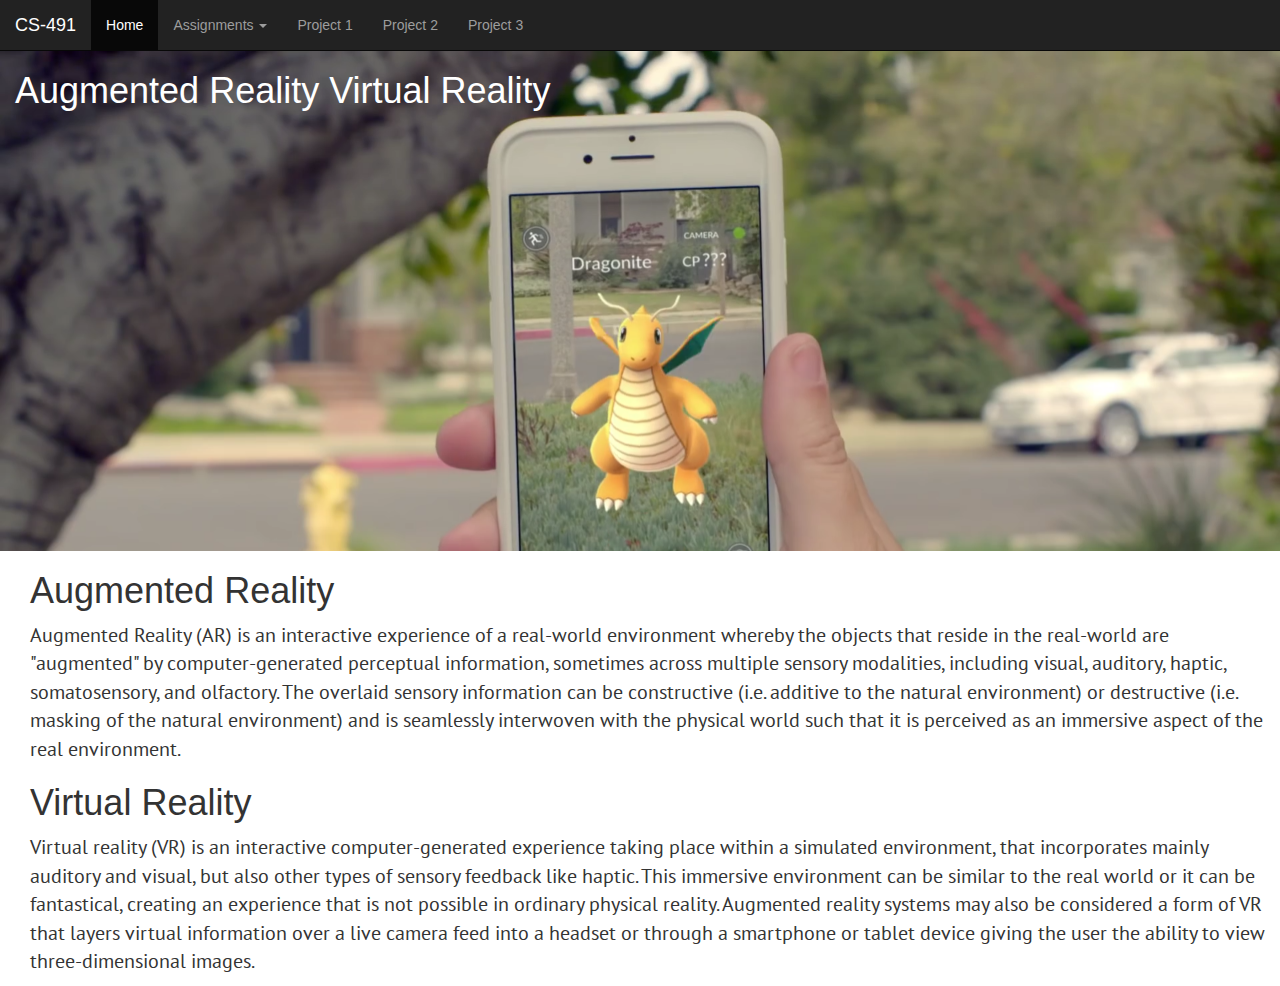
<file: index.html>
<!DOCTYPE html>
<html lang="en" dir="ltr">
  <head>
    <meta charset="utf-8">
    <title>Augmented Reality and Virtual Reality</title>
    <link rel="stylesheet" href="https://maxcdn.bootstrapcdn.com/bootstrap/3.3.7/css/bootstrap.min.css">
    <link rel="stylesheet" href="/css/layout.css">
    <link href="https://fonts.googleapis.com/css?family=PT+Sans" rel="stylesheet">
    <script src="https://ajax.googleapis.com/ajax/libs/jquery/3.3.1/jquery.min.js"></script>
    <script src="https://maxcdn.bootstrapcdn.com/bootstrap/3.3.7/js/bootstrap.min.js"></script>
  </head>
  <body>
    <nav class="navbar navbar-inverse navbar-static-top">
        <div class="container-fluid">
          <div class="navbar-header">
            <a class="navbar-brand" href="#">CS-491</a>
          </div>
          <ul class="nav navbar-nav">
            <li class="active"><a href="index.html">Home</a></li>
            <li class="dropdown">
              <a class="dropdown-toggle" data-toggle="dropdown" href="/assignments.html">Assignments
              <span class="caret"></span></a>
              <ul class="dropdown-menu">
                <li><a href="assignments.html">Assignment 1</a></li>
                <li><a href="hw2.html">Assignment 2</a></li>
                <li><a href="hw3.html">Assignment 3</a></li>
                  <li><a href="hw4.html">Assignment 4</a></li>
                  <li><a href="hw5.html">Assignment 5</a></li>
                  <li><a href="hw6.html">Assignment 6</a></li>
                  <li><a href="hw7.html">Assignment 7</a></li>
                  <li><a href="hw8.html">Viewer's Topic</a></li>
                  <li><a href="hw9.html">Assignment 8</a></li>
                  <li><a href="hw10.html">Assignment 9</a></li>


              </ul>
            </li>
            <li><a href="/project1.html">Project 1</a></li>
            <li><a href="/project2.html">Project 2</a></li>
            <li><a href="#">Project 3</a></li>
          </ul>
        </div>
      </nav>
      <div class="background">


    <div class="container-fluid">
      <h1 class="heading">Augmented Reality Virtual Reality</h1>
    </div>
  </div>

  <div class="main-content">
    <div class="ar-content">
      <h1>Augmented Reality</h1>
      <p>Augmented Reality (AR) is an interactive experience of a real-world environment whereby the
        objects that reside in the real-world are "augmented" by computer-generated perceptual information,
         sometimes across multiple sensory modalities, including visual, auditory, haptic, somatosensory,
         and olfactory. The overlaid sensory information can be constructive (i.e. additive to the natural environment) or destructive (i.e. masking of the natural environment) and is seamlessly interwoven with the physical world such that it is perceived as an immersive aspect of the real environment.</p>
    </div>
    <div class="vr-content">
      <h1>Virtual Reality</h1>
      <p>Virtual reality (VR) is an interactive computer-generated experience taking
        place within a simulated environment, that incorporates mainly auditory and visual,
        but also other types of sensory feedback like haptic. This immersive environment can
        be similar to the real world or it can be fantastical, creating an experience that is
        not possible in ordinary physical reality. Augmented reality systems may also be
        considered a form of VR that layers virtual information over a live camera feed
        into a headset or through a smartphone or tablet device giving the user the ability
        to view three-dimensional images.</p>
    </div>
  </div>

  </body>
</html>
</file>
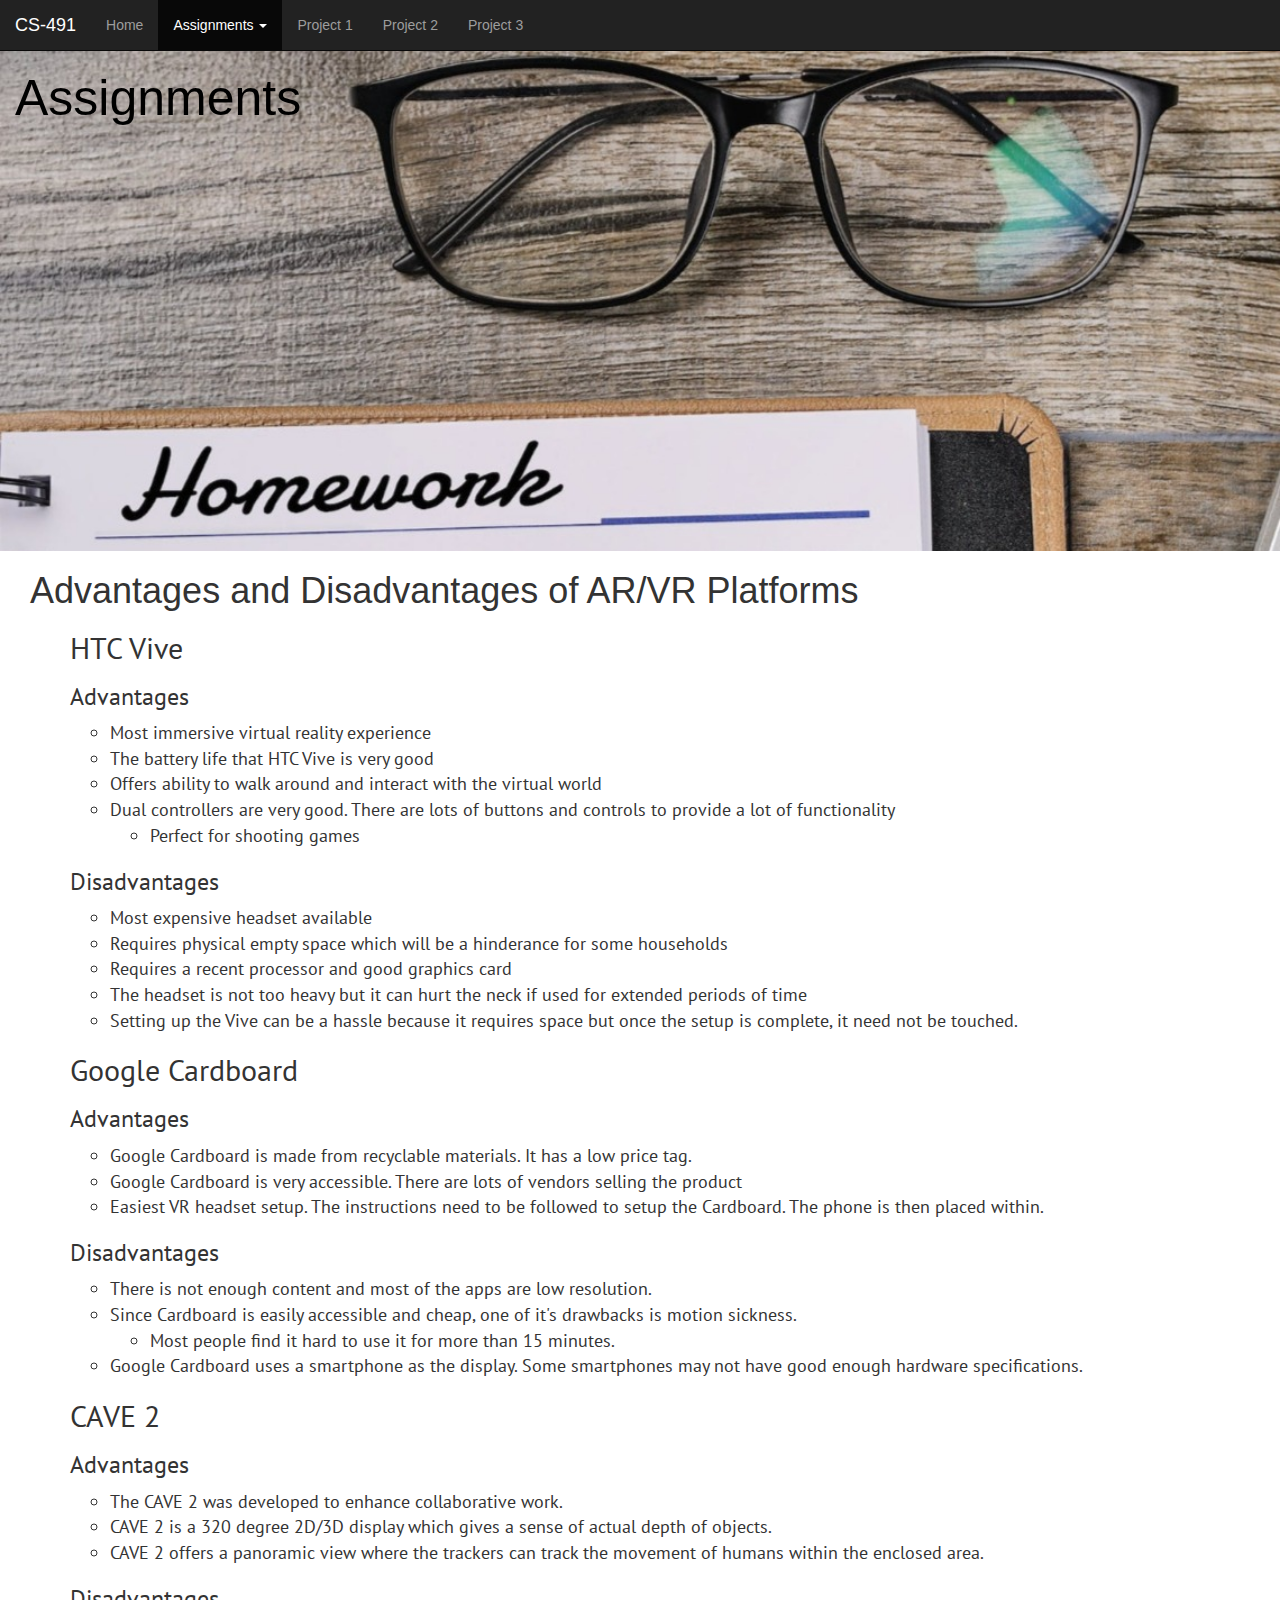
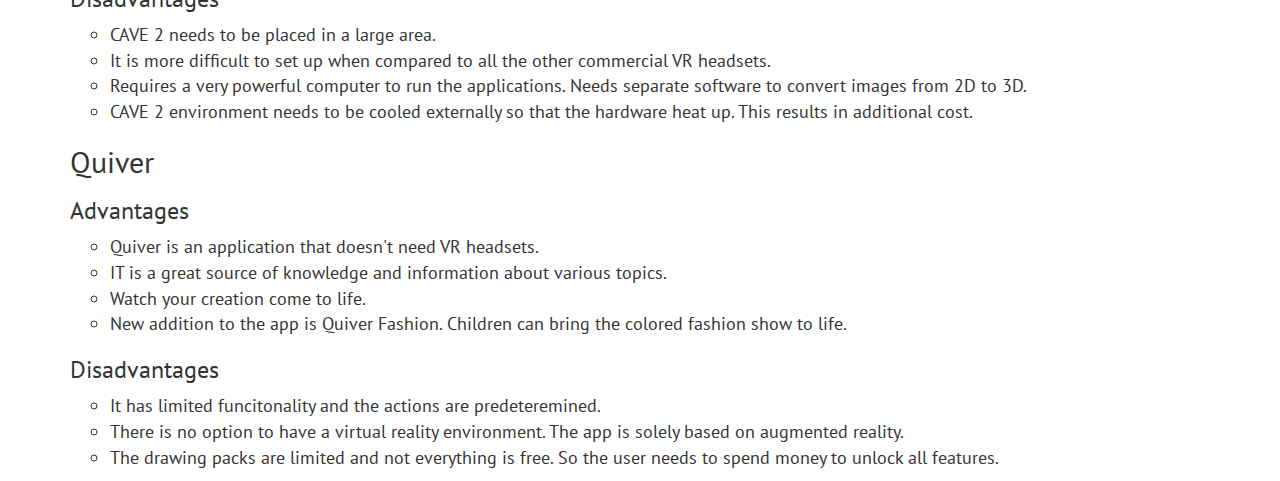
<file: assignments.html>
<!DOCTYPE html>
<html lang="en" dir="ltr">
  <head>
    <meta charset="utf-8">
    <title>Assignments</title>
    <link rel="stylesheet" href="https://maxcdn.bootstrapcdn.com/bootstrap/3.3.7/css/bootstrap.min.css">
    <link rel="stylesheet" href="/css/layout.css">
    <link href="https://fonts.googleapis.com/css?family=PT+Sans" rel="stylesheet">
    <script src="https://ajax.googleapis.com/ajax/libs/jquery/3.3.1/jquery.min.js"></script>
    <script src="https://maxcdn.bootstrapcdn.com/bootstrap/3.3.7/js/bootstrap.min.js"></script>
  </head>
  <body>
    <nav class="navbar navbar-inverse navbar-static-top">
        <div class="container-fluid">
          <div class="navbar-header">
            <a class="navbar-brand" href="#">CS-491</a>
          </div>
          <ul class="nav navbar-nav">
            <li><a href="index.html">Home</a></li>
            <li class="dropdown active">
              <a class="dropdown-toggle" data-toggle="dropdown" href="/assignments.html">Assignments
              <span class="caret"></span></a>
              <ul class="dropdown-menu">
                <li><a href="assignments.html">Assignment 1</a></li>
                <li><a href="hw2.html">Assignment 2</a></li>
                  <li><a href="hw3.html">Assignment 3</a></li>
                    <li><a href="hw4.html">Assignment 4</a></li>
                    <li><a href="hw5.html">Assignment 5</a></li>
                    <li><a href="hw6.html">Assignment 6</a></li>
                    <li><a href="hw7.html">Assignment 7</a></li>

              </ul>
            </li>
            <li><a href="/project1.html">Project 1</a></li>
            <li><a href="/project2.html">Project 2</a></li>
            <li><a href="#">Project 3</a></li>
          </ul>
        </div>
      </nav>

      <div class="assignment-background">


    <div class="container-fluid">
      <h1 class="heading-2">Assignments</h1>
    </div>
  </div>

  <div class="main-content">
    <div class="ar-content">

      <h1>Advantages and Disadvantages of AR/VR Platforms</h1>
      <div class="content">
        <h2>HTC Vive</h2>
        <h3>Advantages</h3>
          <ul class="bullet">
            <li>Most immersive virtual reality experience</li>
            <li>The battery life that HTC Vive is very good</li>
            <li>Offers ability to walk around and interact with the virtual world</li>
            <li>Dual controllers are very good. There are lots of buttons and controls to provide a lot of functionality</li>
            <ul class="bullet">
              <li>Perfect for shooting games</li>
            </ul>
          </ul>

          <h3>Disadvantages</h3>
          <ul class="bullet">
            <li>Most expensive headset available</li>
            <li>Requires physical empty space which will be a hinderance for some households</li>
            <li>Requires a recent processor and good graphics card</li>
            <li>The headset is not too heavy but it can hurt the neck if used for extended periods of time</li>
            <li>Setting up the Vive can be a hassle because it requires space but once the setup is complete, it need not be touched.</li>
          </ul>

        <h2>Google Cardboard</h2>
        <h3>Advantages</h3>
        <ul class="bullet">
          <li>Google Cardboard is made from recyclable materials. It has a low price tag.</li>
          <li>Google Cardboard is very accessible. There are lots of vendors selling the product</li>
          <li>Easiest VR headset setup. The instructions need to be followed to setup the Cardboard. The phone is then placed within.</li>
        </ul>

        <h3>Disadvantages</h3>
        <ul class="bullet">
          <li>There is not enough content and most of the apps are low resolution.</li>
          <li>Since Cardboard is easily accessible and cheap, one of it's drawbacks is motion sickness.</li>
          <ul class="bullet">
            <li>Most people find it hard to use it for more than 15 minutes.</li>
          </ul>
          <li>Google Cardboard uses a smartphone as the display. Some smartphones may not have good enough hardware specifications.</li>
        </ul>

        <h2>CAVE 2</h2>
        <h3>Advantages</h3>
        <ul class="bullet">
          <li>The CAVE 2 was developed to enhance collaborative work. </li>
          <li>CAVE 2 is a 320 degree 2D/3D display which gives a sense of actual depth of objects.</li>
          <li>CAVE 2 offers a panoramic view where the trackers can track the movement of humans within the enclosed area.</li>
        </ul>

        <h3>Disadvantages</h3>
        <ul class="bullet">
          <li>CAVE 2 needs to be placed in a large area. </li>
          <li>It is more difficult to set up when compared to all the other commercial VR headsets.</li>
          <li>Requires a very powerful computer to run the applications. Needs separate software to convert images from 2D to 3D.</li>
          <li>CAVE 2 environment needs to be cooled externally so that the hardware heat up. This results in additional cost.</li>
        </ul>

        <h2>Quiver</h2>
        <h3>Advantages</h3>
        <ul class="bullet">
          <li>Quiver is an application that doesn't need VR headsets.</li>
          <li>IT is a great source of knowledge and information about various topics.</li>
          <li>Watch your creation come to life.</li>
          <li>New addition to the app is Quiver Fashion. Children can bring the colored fashion show to life.</li>
        </ul>

        <h3>Disadvantages</h3>
        <ul class="bullet">
          <li>It has limited funcitonality and the actions are predeteremined.</li>
          <li>There is no option to have a virtual reality environment. The app is solely based on augmented reality.</li>
          <li>The drawing packs are limited and not everything is free. So the user needs to spend money to unlock all features.</li>
        </ul>
      </div>

    </div>
  </div>
  </body>
</html>
</file>
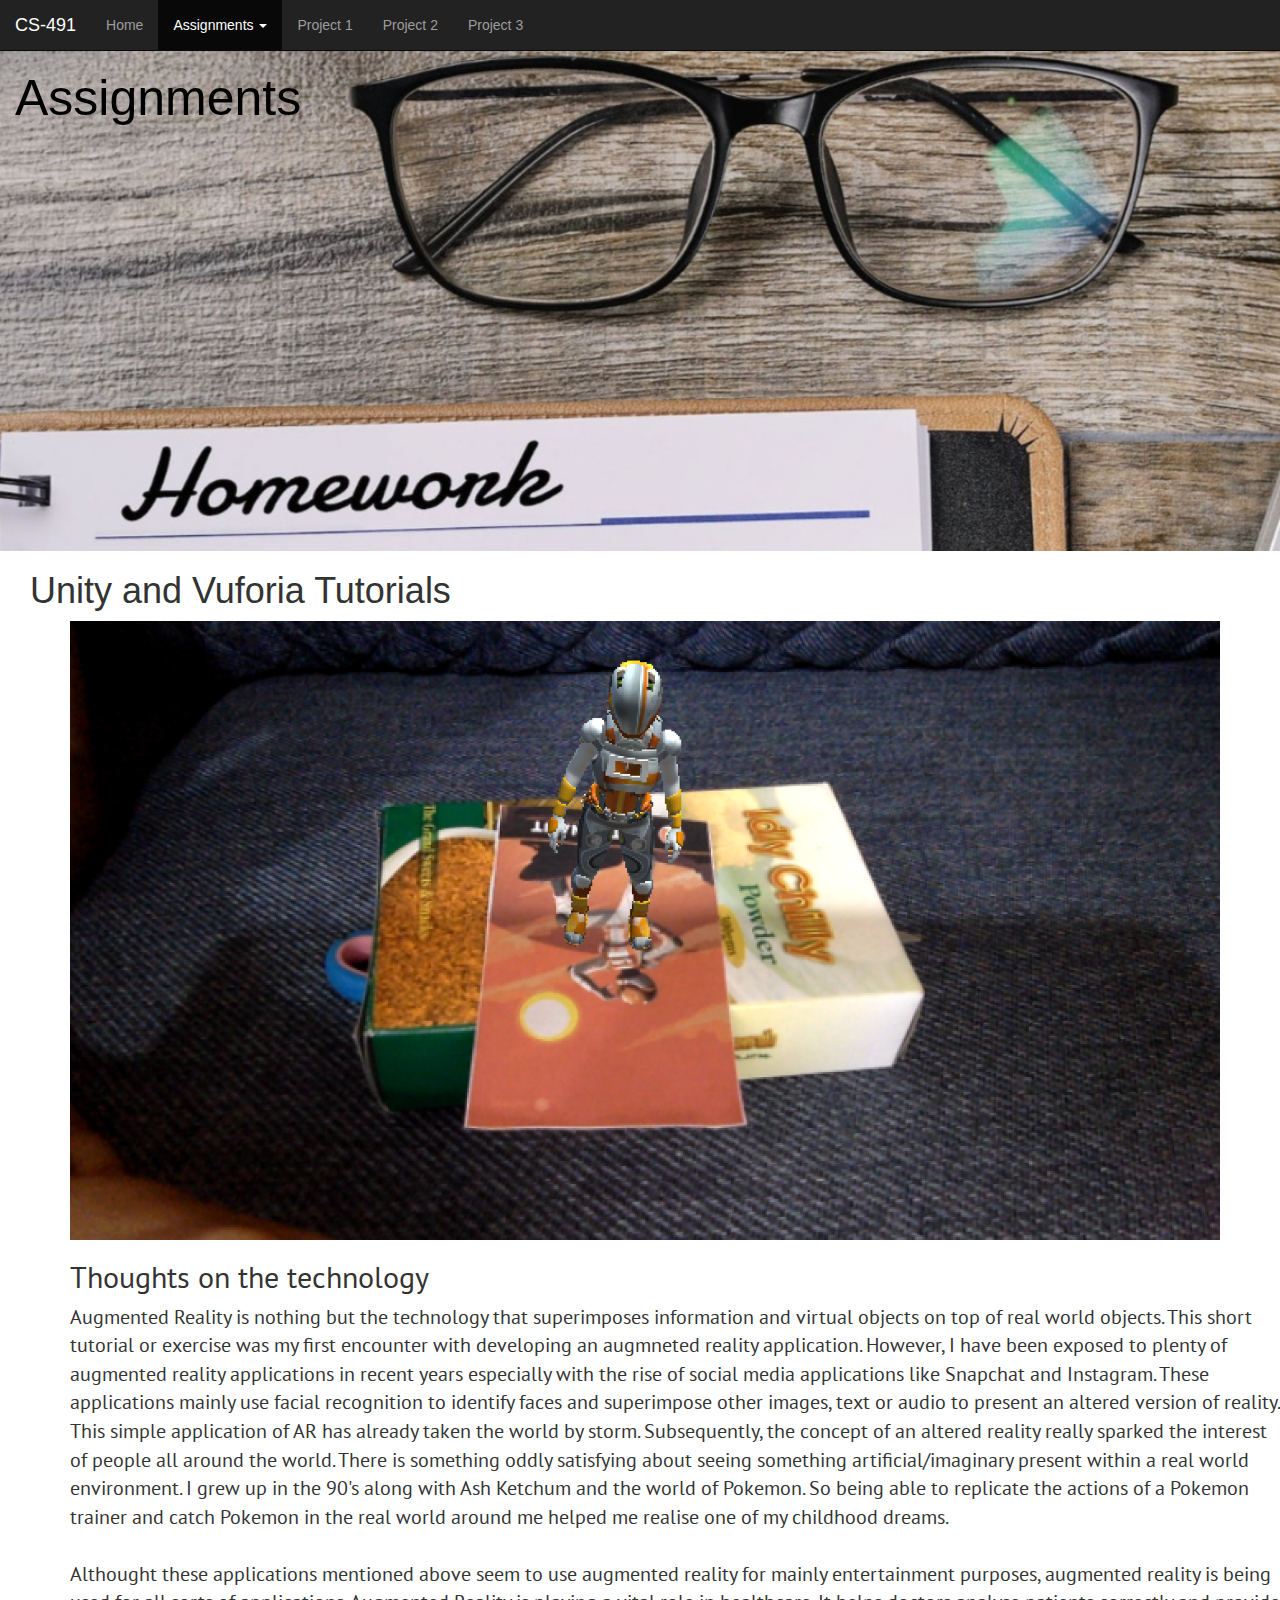
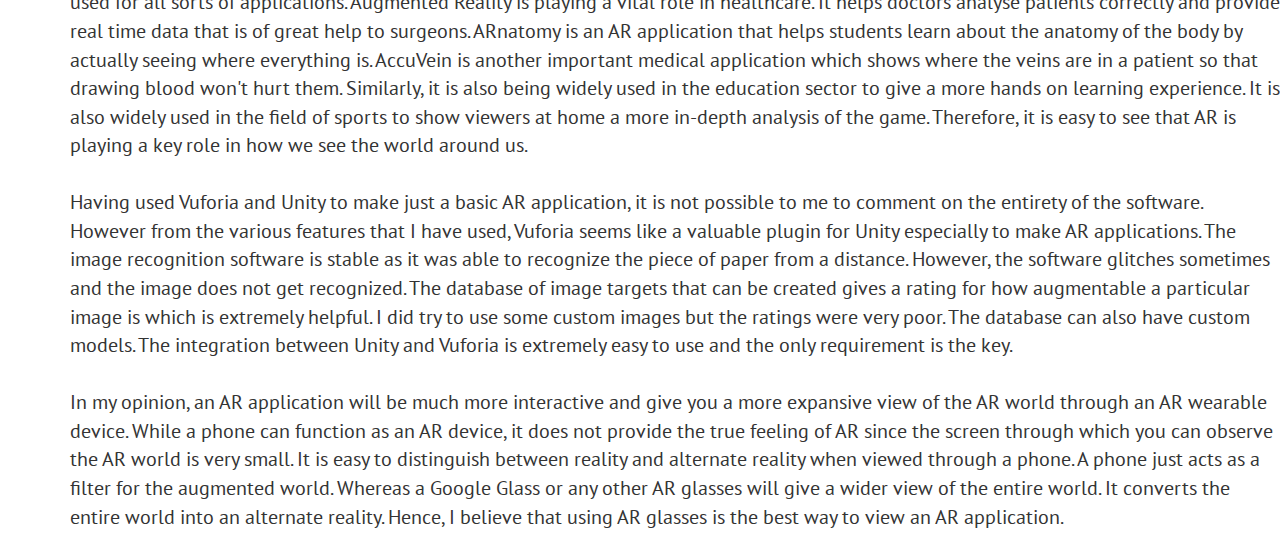
<file: hw2.html>
<!DOCTYPE html>
<html lang="en" dir="ltr">
  <head>
    <meta charset="utf-8">
    <title>Assignments</title>
    <link rel="stylesheet" href="https://maxcdn.bootstrapcdn.com/bootstrap/3.3.7/css/bootstrap.min.css">
    <link rel="stylesheet" href="/css/layout.css">
    <link href="https://fonts.googleapis.com/css?family=PT+Sans" rel="stylesheet">
    <script src="https://ajax.googleapis.com/ajax/libs/jquery/3.3.1/jquery.min.js"></script>
    <script src="https://maxcdn.bootstrapcdn.com/bootstrap/3.3.7/js/bootstrap.min.js"></script>
  </head>
  <body>
    <nav class="navbar navbar-inverse navbar-static-top">
        <div class="container-fluid">
          <div class="navbar-header">
            <a class="navbar-brand" href="#">CS-491</a>
          </div>
          <ul class="nav navbar-nav">
            <li><a href="index.html">Home</a></li>
            <li class="dropdown active">
              <a class="dropdown-toggle" data-toggle="dropdown" href="/assignments.html">Assignments
              <span class="caret"></span></a>
              <ul class="dropdown-menu">
                <li><a href="assignments.html">Assignment 1</a></li>
                <li><a href="hw2.html">Assignment 2</a></li>
                  <li><a href="hw3.html">Assignment 3</a></li>
                    <li><a href="hw4.html">Assignment 4</a></li>
                    <li><a href="hw5.html">Assignment 5</a></li>
                    <li><a href="hw6.html">Assignment 6</a></li>
                    <li><a href="hw7.html">Assignment 7</a></li>
                    <li><a href="hw8.html">Viewer's Topic</a></li>
                    <li><a href="hw9.html">Assignment 8</a></li>
                    <li><a href="hw10.html">Assignment 9</a></li>


              </ul>
            </li>
            <li><a href="/project1.html">Project 1</a></li>
            <li><a href="/project2.html">Project 2</a></li>
            <li><a href="#">Project 3</a></li>
          </ul>
        </div>
      </nav>

      <div class="assignment-background">


    <div class="container-fluid">
      <h1 class="heading-2">Assignments</h1>
    </div>
  </div>

  <div class="main-content">
    <div class="ar-content">

      <h1>Unity and Vuforia Tutorials</h1>
      <div class="content">
        <img src="images/screenshot.png" alt="screenshot" style="width: 95%">
        <h2>Thoughts on the technology</h2>
        <p>Augmented Reality is nothing but the technology that superimposes information and virtual objects on top of real world objects.
        This short tutorial or exercise was my first encounter with developing an augmneted reality application.
        However, I have been exposed to plenty of augmented reality applications in recent years especially with the rise of
        social media applications like Snapchat and Instagram. These applications mainly use facial recognition to identify faces and superimpose
        other images, text or audio to present an altered version of reality. This simple application of AR has already taken the world by storm.
        Subsequently, the concept of an altered reality really sparked the interest of people all around the world. There is something oddly satisfying
        about seeing something artificial/imaginary present within a real world environment. I grew up in the 90's along with Ash Ketchum and the world of Pokemon.
        So being able to replicate the actions of a Pokemon trainer and catch Pokemon in the real world around me helped me realise one of my childhood dreams.
        <br><br>
        Althought these applications mentioned above seem to use augmented reality for mainly entertainment purposes, augmented reality is being used for all sorts
        of applications. Augmented Reality is playing a vital role in healthcare. It helps doctors analyse patients correctly and provide real time data that is of great help to
        surgeons. ARnatomy is an AR application that helps students learn about the anatomy of the body by actually seeing where everything is.
        AccuVein is another important medical application which shows where the veins are in a patient so that drawing blood won't hurt them.
        Similarly, it is also being widely used in the education sector to give a more hands on learning experience. It is also widely used in the field of sports to show viewers at home a more in-depth analysis
        of the game. Therefore, it is easy to see that AR is playing a key role in how we see the world around us.
        <br><br>
        Having used Vuforia and Unity to make just a basic AR application, it is not possible to me to comment on the entirety of the software.
        However from the various features that I have used, Vuforia seems like a valuable plugin for Unity especially to make AR applications.
        The image recognition software is stable as it was able to recognize the piece of paper from a distance. However, the software glitches sometimes and the image does not get recognized.
        The database of image targets that can be created gives a rating for how augmentable a particular image is which is extremely helpful. I did try to use some custom images but the ratings were very poor.
        The database can also have custom models. The integration between Unity and Vuforia is extremely easy to use and the only requirement is the key.
        <br><br>
        In my opinion, an AR application will be much more interactive and give you a more expansive view of the AR world through an AR wearable device. While a phone can function as an AR device, it does not provide
        the true feeling of AR since the screen through which you can observe the AR world is very small. It is easy to distinguish between reality and alternate reality when viewed through a phone. A phone just acts
        as a filter for the augmented world. Whereas a Google Glass or any other AR glasses will give a wider view of the entire world. It converts the entire world into an alternate reality. Hence, I believe that using AR glasses
        is the best way to view an AR application.
         </p>
      </div>

    </div>
  </div>
  </body>
</html>
</file>
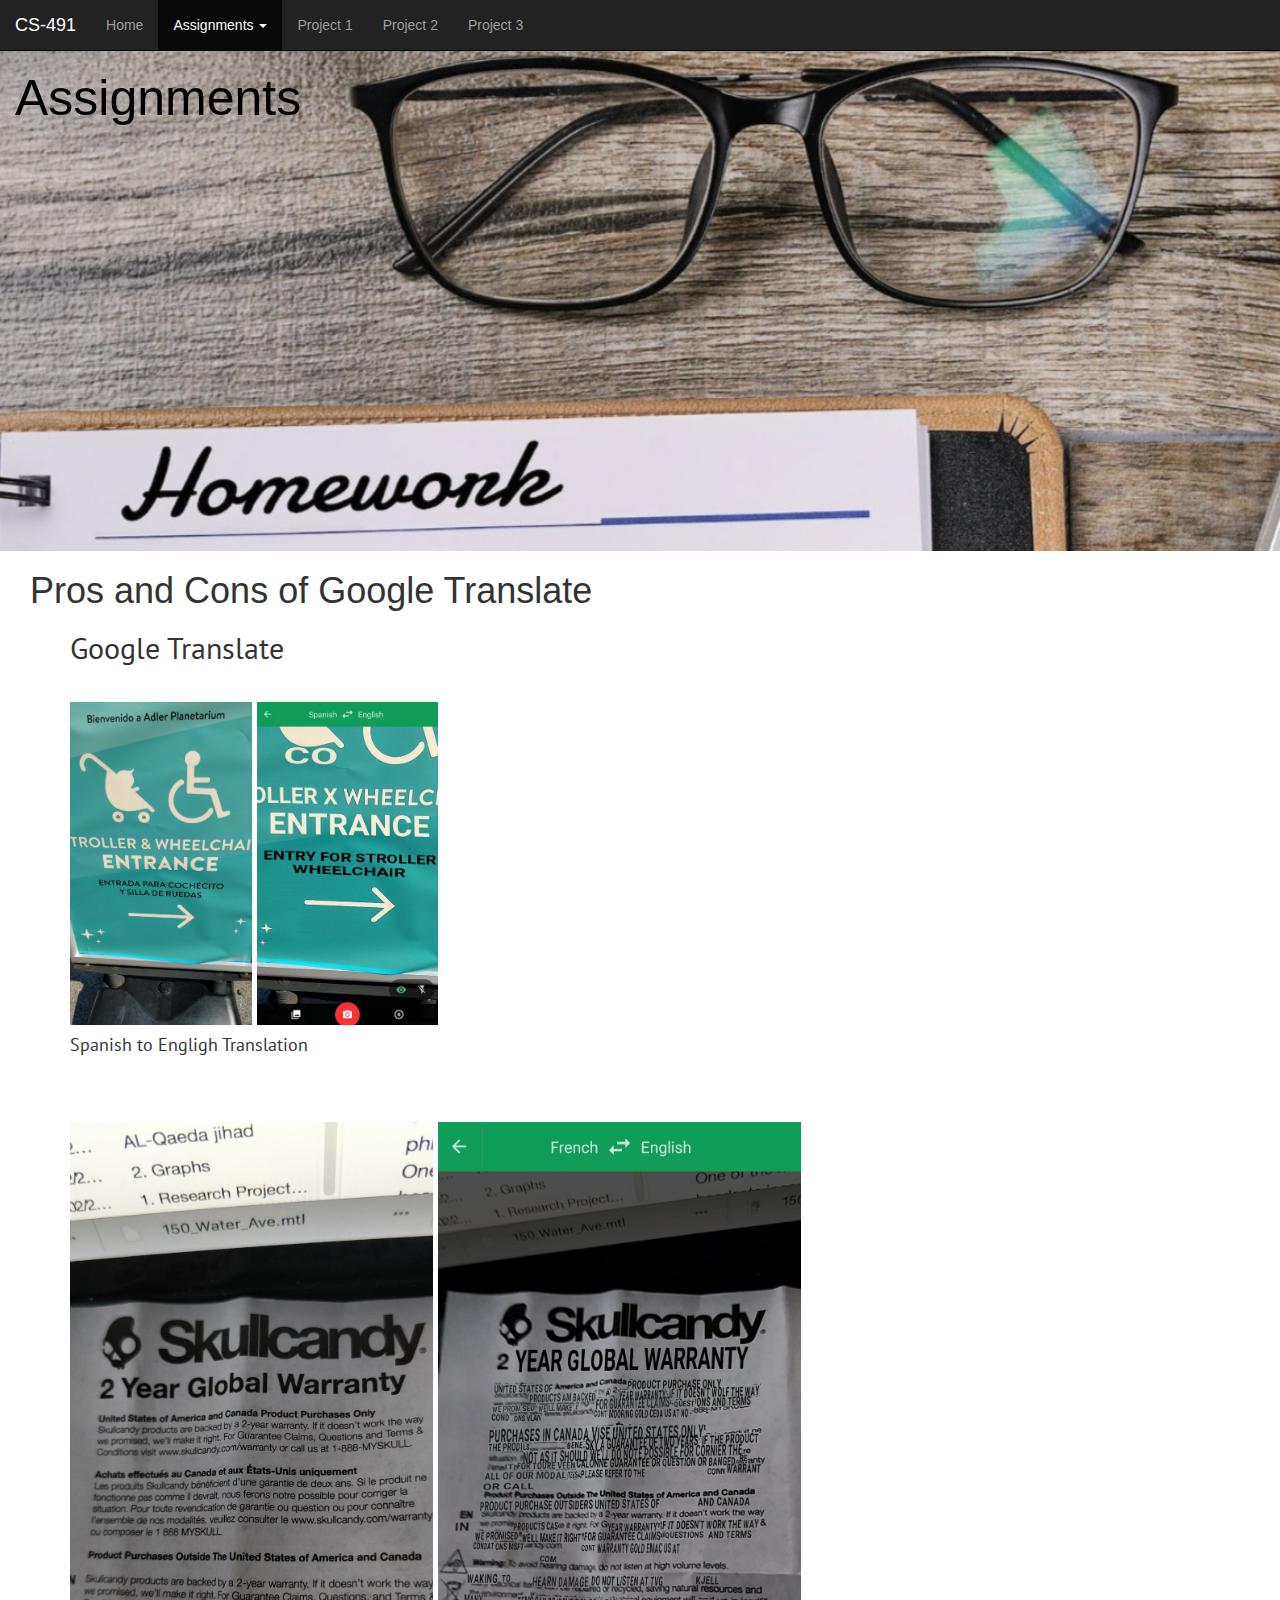
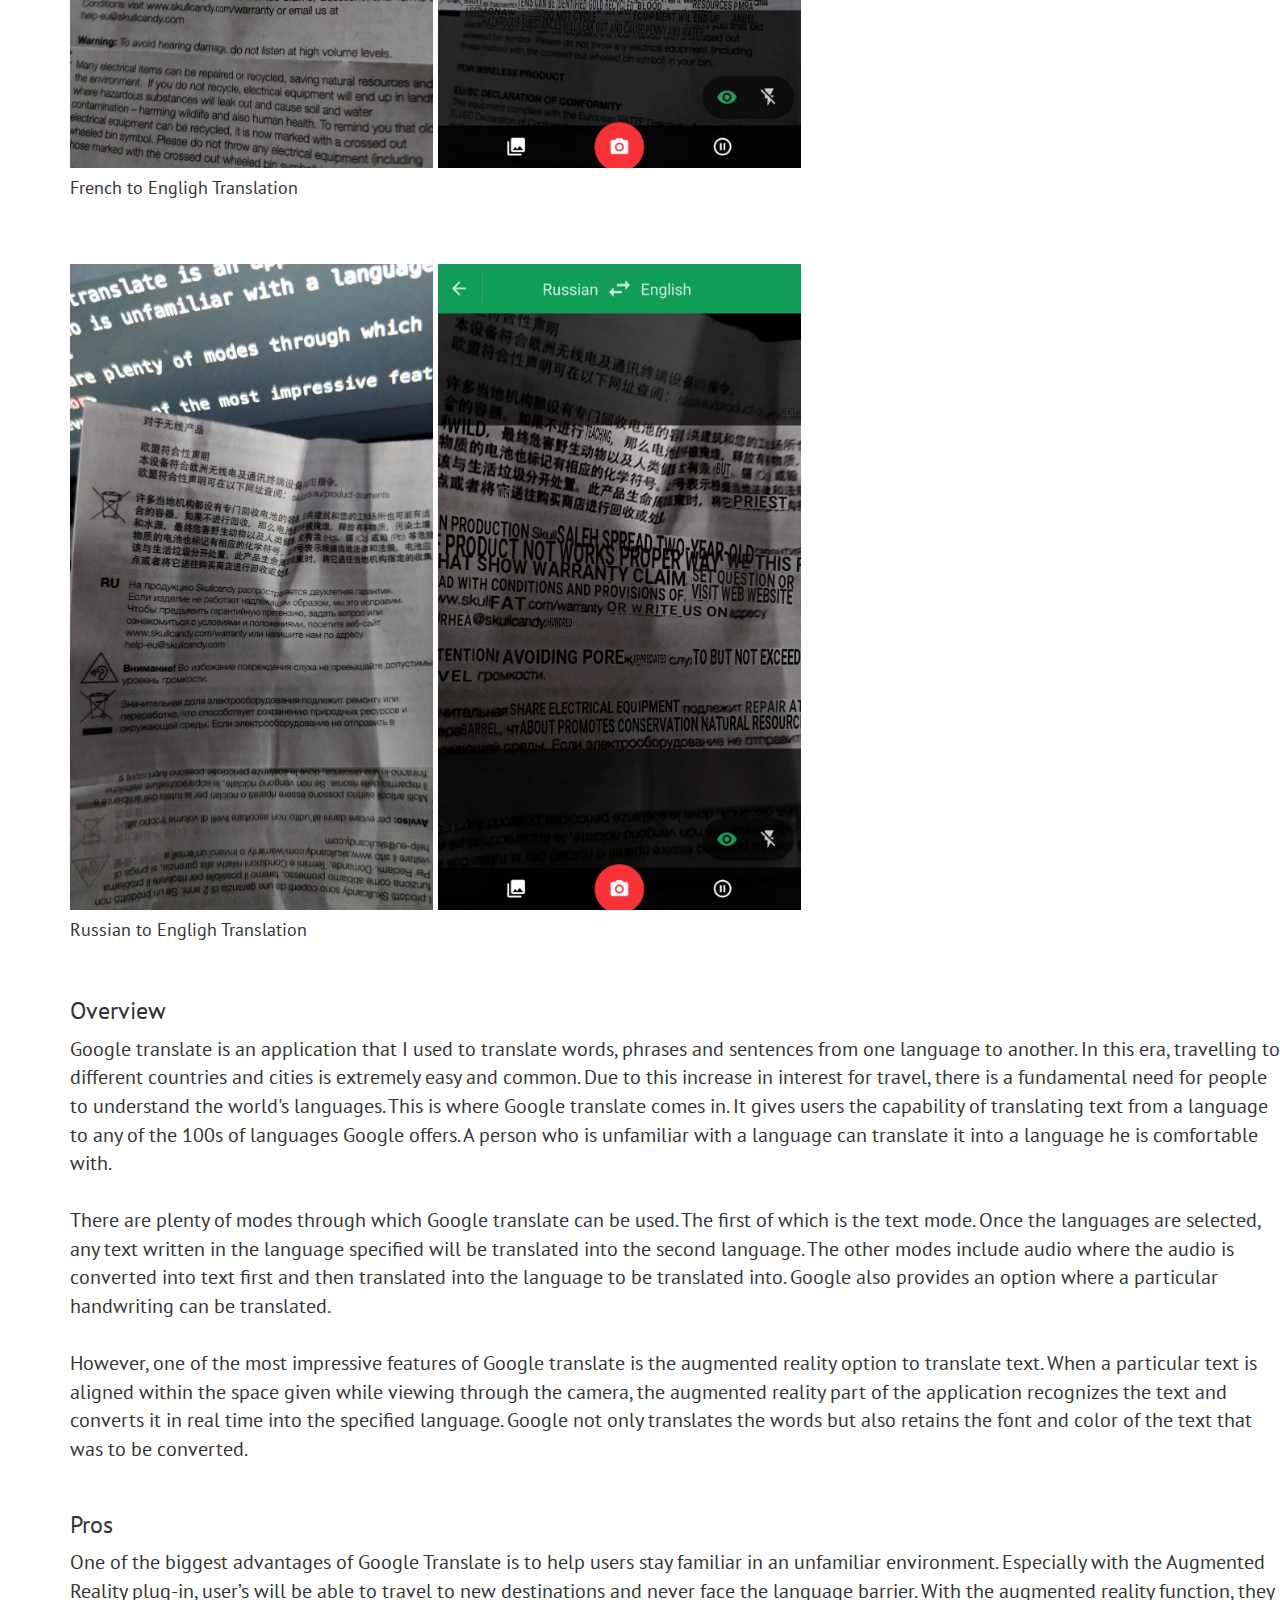
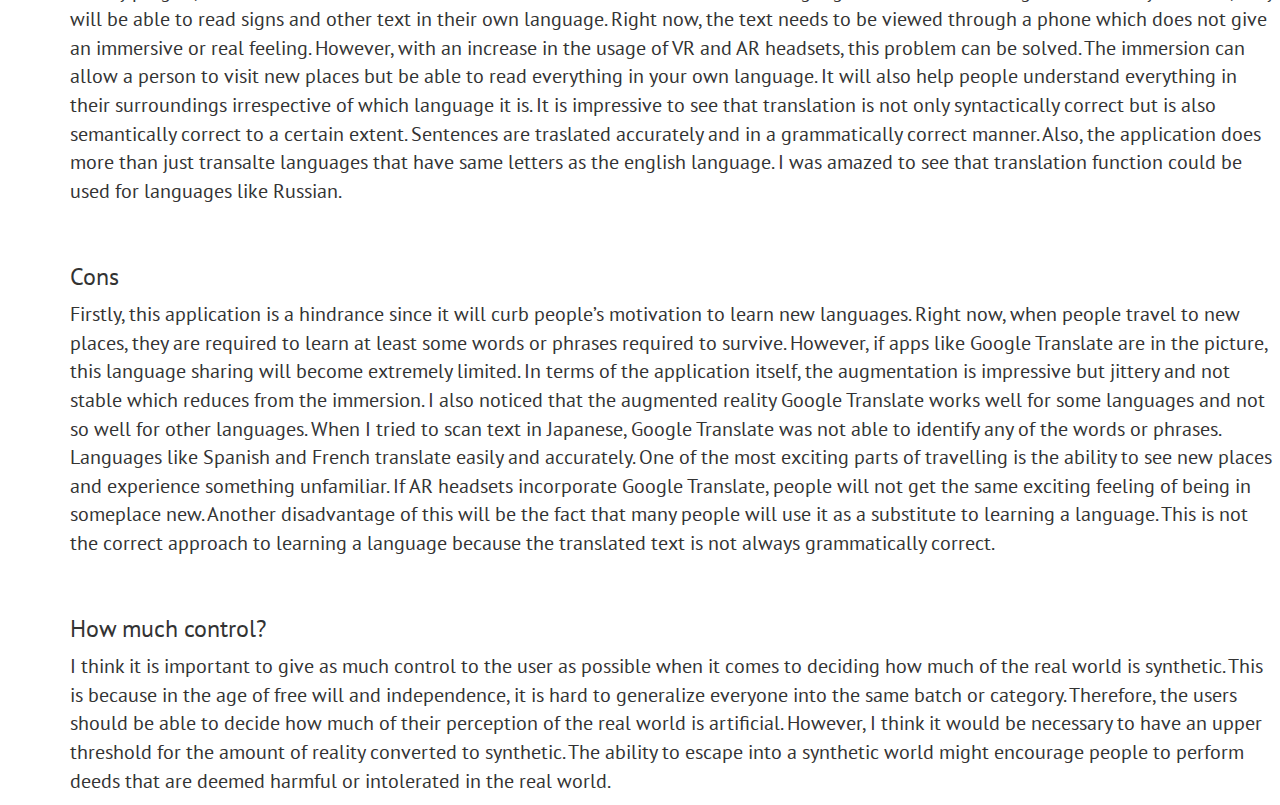
<file: hw3.html>
<!DOCTYPE html>
<html lang="en" dir="ltr">
  <head>
    <meta charset="utf-8">
    <title>Assignments</title>
    <link rel="stylesheet" href="https://maxcdn.bootstrapcdn.com/bootstrap/3.3.7/css/bootstrap.min.css">
    <link rel="stylesheet" href="/css/layout.css">
    <link href="https://fonts.googleapis.com/css?family=PT+Sans" rel="stylesheet">
    <script src="https://ajax.googleapis.com/ajax/libs/jquery/3.3.1/jquery.min.js"></script>
    <script src="https://maxcdn.bootstrapcdn.com/bootstrap/3.3.7/js/bootstrap.min.js"></script>
  </head>
  <body>
    <nav class="navbar navbar-inverse navbar-static-top">
        <div class="container-fluid">
          <div class="navbar-header">
            <a class="navbar-brand" href="#">CS-491</a>
          </div>
          <ul class="nav navbar-nav">
            <li><a href="index.html">Home</a></li>
            <li class="dropdown active">
              <a class="dropdown-toggle" data-toggle="dropdown" href="/assignments.html">Assignments
              <span class="caret"></span></a>
              <ul class="dropdown-menu">
                <li><a href="assignments.html">Assignment 1</a></li>
                <li><a href="hw2.html">Assignment 2</a></li>
                <li><a href="hw3.html">Assignment 3</a></li>
                  <li><a href="hw4.html">Assignment 4</a></li>
                  <li><a href="hw5.html">Assignment 5</a></li>
                  <li><a href="hw6.html">Assignment 6</a></li>
                  <li><a href="hw7.html">Assignment 7</a></li>
                  <li><a href="hw8.html">Viewer's Topic</a></li>
                  <li><a href="hw9.html">Assignment 8</a></li>
                  <li><a href="hw10.html">Assignment 9</a></li>


              </ul>
            </li>
            <li><a href="/project1.html">Project 1</a></li>
            <li><a href="/project2.html">Project 2</a></li>
            <li><a href="#">Project 3</a></li>
          </ul>
        </div>
      </nav>

      <div class="assignment-background">


    <div class="container-fluid">
      <h1 class="heading-2">Assignments</h1>
    </div>
  </div>

  <div class="main-content">
    <div class="ar-content">

      <h1>Pros and Cons of Google Translate</h1>
      <div class="content">
        <h2>Google Translate</h2>
        <br>
        <img src="images/1.jpeg" alt="translate 1" style="width: 15%">
        <img src="images/2.jpeg" alt="translate 2" style="width:15%">
        <br>
        <h4>Spanish to Engligh Translation</h4>
        <br>
        <br>
        <img src="images/3.jpeg" alt="translate 1" style="width: 30%">
        <img src="images/4.jpeg" alt="translate 2" style="width:30%">
        <br>
        <h4>French to Engligh Translation</h4>
        <br>
        <br>
        <img src="images/5.jpeg" alt="translate 1" style="width: 30%">
        <img src="images/6.jpeg" alt="translate 2" style="width:30%">
        <br>
        <h4>Russian to Engligh Translation</h4>
        <br>
        <h3>Overview</h3>
        <p>Google translate is an application that I used to translate words, phrases and sentences from one language to another. In this era, travelling to different countries and cities is extremely easy and common. Due to this increase in interest for travel, there is a fundamental need for people to understand the world's languages. This is where Google translate comes in. It gives users the capability of translating text from a language to any of the 100s of languages Google offers. A person who is unfamiliar with a language can translate it into a language he is comfortable with.
        <br><br>
        There are plenty of modes through which Google translate can be used. The first of which is the text mode. Once the languages are selected, any text written in the language specified will be translated into the second language. The other modes include audio where the audio is converted into text first and then translated into the language to be translated into. Google also provides an option where a particular handwriting can be translated.
        <br><br>
        However, one of the most impressive features of Google translate is the augmented reality option to translate text. When a particular text is aligned within the space given while viewing through the camera, the augmented reality part of the application recognizes the text and converts it in real time into the specified language. Google not only translates the words but also retains the font and color of the text that was to be converted.
        <br><br>
        <h3>Pros</h3>
        <p>One of the biggest advantages of Google Translate is to help users stay familiar in an unfamiliar environment. Especially with the Augmented Reality plug-in, user’s will be able to travel to new destinations and never face the language barrier. With the augmented reality function, they will be able to read signs and other text in their own language. Right now, the text needs to be viewed through a phone which does not give an immersive or real feeling. However, with an increase in the usage of VR and AR headsets, this problem can be solved. The immersion can allow a person to visit new places but be able to read everything in your own language. It will also help people understand everything in their surroundings irrespective of which language it is.
         It is impressive to see that translation is not only syntactically correct but is also semantically correct to a certain extent. Sentences are traslated accurately and in a grammatically correct manner.
         Also, the application does more than just transalte languages that have same letters as the english language. I was amazed to see that translation function could be used for languages like Russian.
       </p>
         <br>
         <h3>Cons</h3>
         <p>Firstly, this application is a hindrance since it will curb people’s motivation to learn new languages. Right now, when people travel to new places, they are required to learn at least some words or phrases required to survive. However, if apps like Google Translate are in the picture, this language sharing will become extremely limited.
          In terms of the application itself, the augmentation is impressive but jittery and not stable which reduces from the immersion. I also noticed that the augmented reality Google Translate works well for some languages and not so well for other languages. When I tried to scan text in Japanese, Google Translate was not able to identify any of the words or phrases. Languages like Spanish and French translate easily and accurately.
          One of the most exciting parts of travelling is the ability to see new places and experience something unfamiliar. If AR headsets incorporate Google Translate, people will not get the same exciting feeling of being in someplace new.
          Another disadvantage of this will be the fact that many people will use it as a substitute to learning a language. This is not the correct approach to learning a language because the translated text is not always grammatically correct.
          </p>
          <br>
        <h3>How much control?</h3>
        <p>I think it is important to give as much control to the user as possible when it comes to deciding how much of the real world is synthetic.
        This is because in the age of free will and independence, it is hard to generalize everyone into the same batch or category. Therefore, the users should be able to decide how much of their perception of the real world is artificial.
        However, I  think it would be necessary to have an upper threshold for the amount of reality converted to synthetic. The ability to escape into a synthetic world might encourage people to perform deeds that are deemed harmful or intolerated in the real world. </p>
      </div>

    </div>
  </div>
  </body>
</html>
</file>
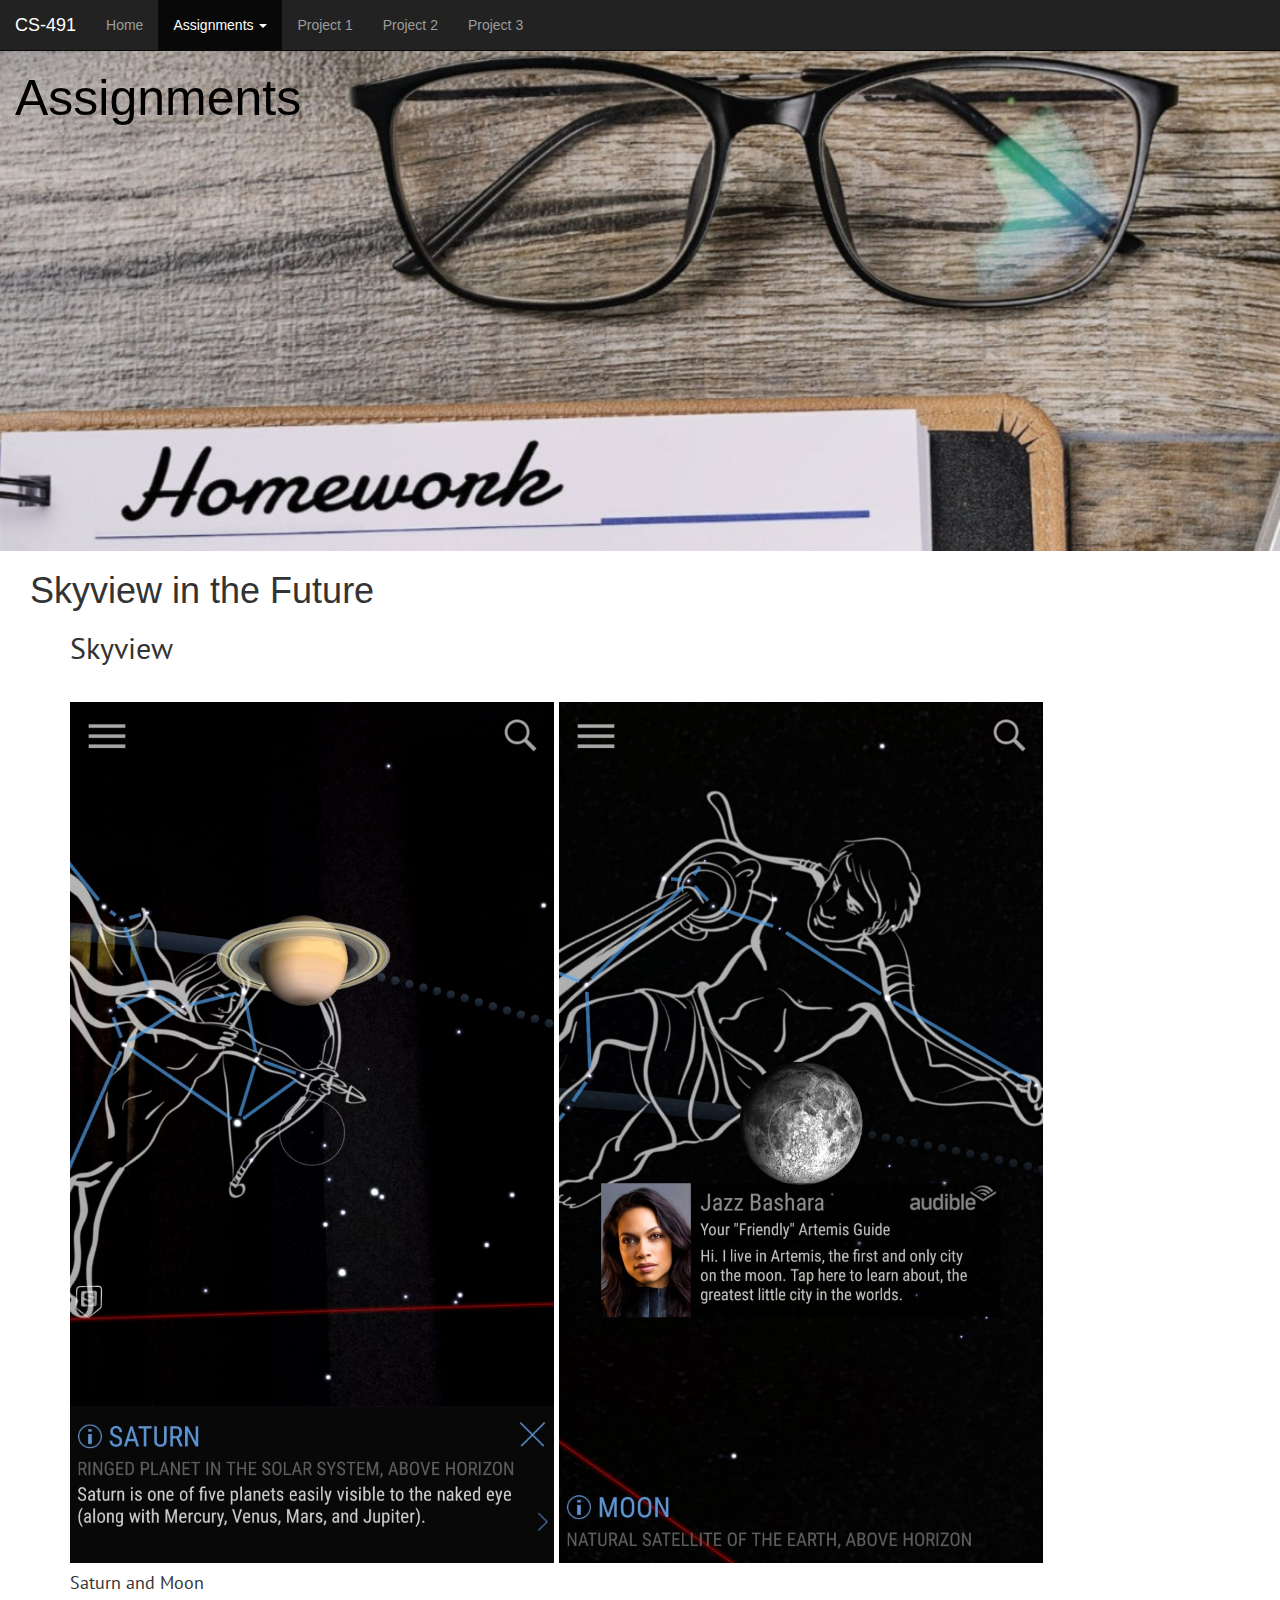
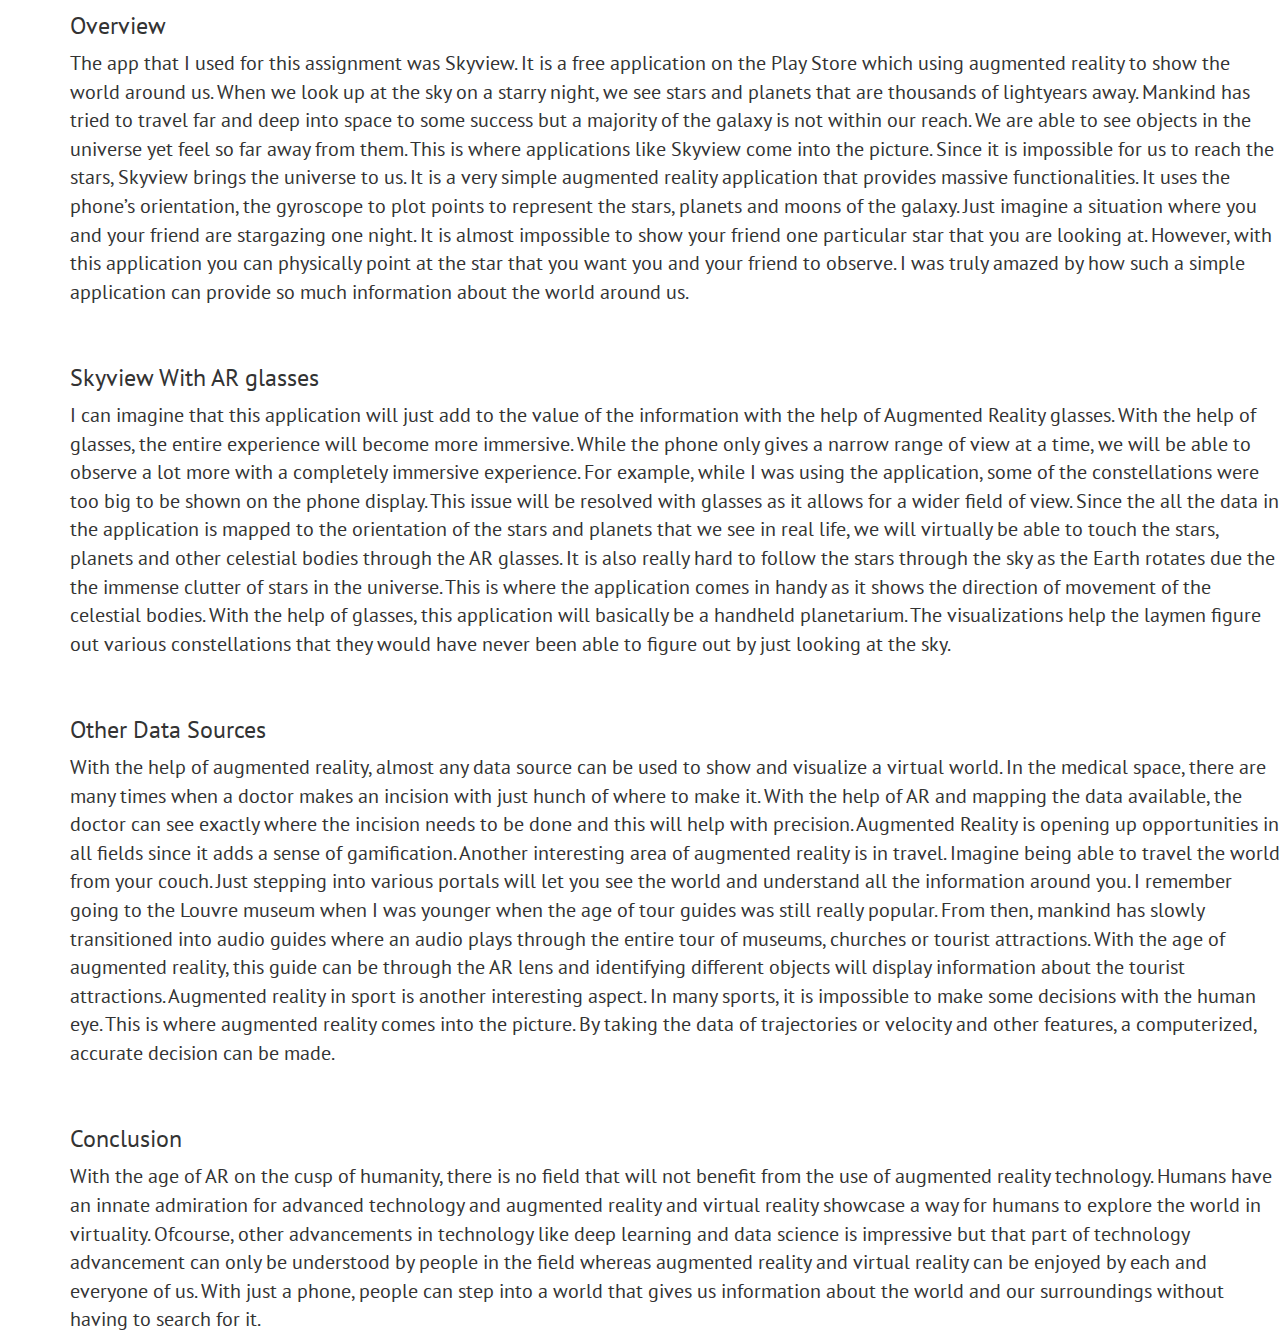
<file: hw4.html>
<!DOCTYPE html>
<html lang="en" dir="ltr">
  <head>
    <meta charset="utf-8">
    <title>Assignments</title>
    <link rel="stylesheet" href="https://maxcdn.bootstrapcdn.com/bootstrap/3.3.7/css/bootstrap.min.css">
    <link rel="stylesheet" href="/css/layout.css">
    <link href="https://fonts.googleapis.com/css?family=PT+Sans" rel="stylesheet">
    <script src="https://ajax.googleapis.com/ajax/libs/jquery/3.3.1/jquery.min.js"></script>
    <script src="https://maxcdn.bootstrapcdn.com/bootstrap/3.3.7/js/bootstrap.min.js"></script>
  </head>
  <body>
    <nav class="navbar navbar-inverse navbar-static-top">
        <div class="container-fluid">
          <div class="navbar-header">
            <a class="navbar-brand" href="#">CS-491</a>
          </div>
          <ul class="nav navbar-nav">
            <li><a href="index.html">Home</a></li>
            <li class="dropdown active">
              <a class="dropdown-toggle" data-toggle="dropdown" href="/assignments.html">Assignments
              <span class="caret"></span></a>
              <ul class="dropdown-menu">
                <li><a href="assignments.html">Assignment 1</a></li>
                <li><a href="hw2.html">Assignment 2</a></li>
                <li><a href="hw3.html">Assignment 3</a></li>
                  <li><a href="hw4.html">Assignment 4</a></li>
                  <li><a href="hw5.html">Assignment 5</a></li>
                  <li><a href="hw6.html">Assignment 6</a></li>
                  <li><a href="hw7.html">Assignment 7</a></li>
                  <li><a href="hw8.html">Viewer's Topic</a></li>
                  <li><a href="hw9.html">Assignment 8</a></li>
                  <li><a href="hw10.html">Assignment 9</a></li>


              </ul>
            </li>
            <li><a href="/project1.html">Project 1</a></li>
            <li><a href="/project2.html">Project 2</a></li>
            <li><a href="#">Project 3</a></li>
          </ul>
        </div>
      </nav>

      <div class="assignment-background">


    <div class="container-fluid">
      <h1 class="heading-2">Assignments</h1>
    </div>
  </div>

  <div class="main-content">
    <div class="ar-content">

      <h1>Skyview in the Future</h1>
      <div class="content">
        <h2>Skyview</h2>
        <br>
        <img src="images/saturn.jpeg" alt="translate 1" style="width: 40%">
        <img src="images/moon2.jpeg" alt="translate 2" style="width:40%">
        <br>
        <h4 style="width: 40%">Saturn and Moon</h4>

        <h3>Overview</h3>
        <p>The app that I used for this assignment was Skyview. It is a free application on the Play Store which using augmented reality to show the world around us. When we look up at the sky on a starry night, we see stars and planets that are thousands of lightyears away. Mankind has tried to travel far and deep into space to some success but a majority of the galaxy is not within our reach. We are able to see objects in the universe yet feel so far away from them. This is where applications like Skyview come into the picture. Since it is impossible for us to reach the stars, Skyview brings the universe to us. It is a very simple augmented reality application that provides massive functionalities. It uses the phone’s orientation, the gyroscope to plot points to represent the stars, planets and moons of the galaxy. Just imagine a situation where you and your friend are stargazing one night. It is almost impossible to show your friend one particular star that you are looking at. However, with this application you can physically point at the star that you want you and your friend to observe. I was truly amazed by how such a simple application can provide so much information about the world around us.
        </p>
        <br>
        <h3>Skyview With AR glasses</h3>
        <p>I can imagine that this application will just add to the value of the information with the help of Augmented Reality glasses. With the help of glasses, the entire experience will become more immersive. While the phone only gives a narrow range of view at a time, we will be able to observe a lot more with a completely immersive experience. For example, while I was using the application, some of the constellations were too big to be shown on the phone display. This issue will be resolved with glasses as it allows for a wider field of view. Since the all the data in the application is mapped to the orientation of the stars and planets that we see in real life, we will virtually be able to touch the stars, planets and other celestial bodies through the AR glasses. It is also really hard to follow the stars through the sky as the Earth rotates due the the immense clutter of stars in the universe. This is where the application comes in handy as it shows the direction of movement of the celestial bodies. With the help of glasses, this application will basically be a handheld planetarium. The visualizations help the laymen figure out various constellations that they would have never been able to figure out by just looking at the sky.
        </p>
         <br>
         <h3>Other Data Sources</h3>
           <p>
             With the help of augmented reality, almost any data source can be used to show and visualize a virtual world. In the medical space, there are many times when a doctor makes an incision with just hunch of where to make it. With the help of AR and mapping the data available, the doctor can see exactly where the incision needs to be done and this will help with precision. Augmented Reality is opening up opportunities in all fields since it adds a sense of gamification. Another interesting area of augmented reality is in travel. Imagine being able to travel the world from your couch. Just stepping into various portals will let you see the world and understand all the information around you. I remember going to the Louvre museum when I was younger when the age of tour guides was still really popular. From then, mankind has slowly transitioned into audio guides where an audio plays through the entire tour of museums, churches or tourist attractions. With the age of augmented reality, this guide can be through the AR lens and identifying different objects will display information about the tourist attractions. Augmented reality in sport is another interesting aspect. In many sports, it is impossible to make some decisions with the human eye. This is where augmented reality comes into the picture. By taking the data of trajectories or velocity and other features, a computerized, accurate decision can be made.
           </p>
          <br>
        <h3>Conclusion</h3>
        <p>
          With the age of AR on the cusp of humanity, there is no field that will not benefit from the use of augmented reality technology. Humans have an innate admiration for advanced technology and augmented reality and virtual reality showcase a way for humans to explore the world in virtuality. Ofcourse, other advancements in technology like deep learning and data science is impressive but that part of technology advancement can only be understood by people in the field whereas augmented reality and virtual reality can be enjoyed by each and everyone of us. With just a phone, people can step into a world that gives us information about the world and our surroundings without having to search for it.
        </p>
      </div>

    </div>
  </div>
  </body>
</html>
</file>
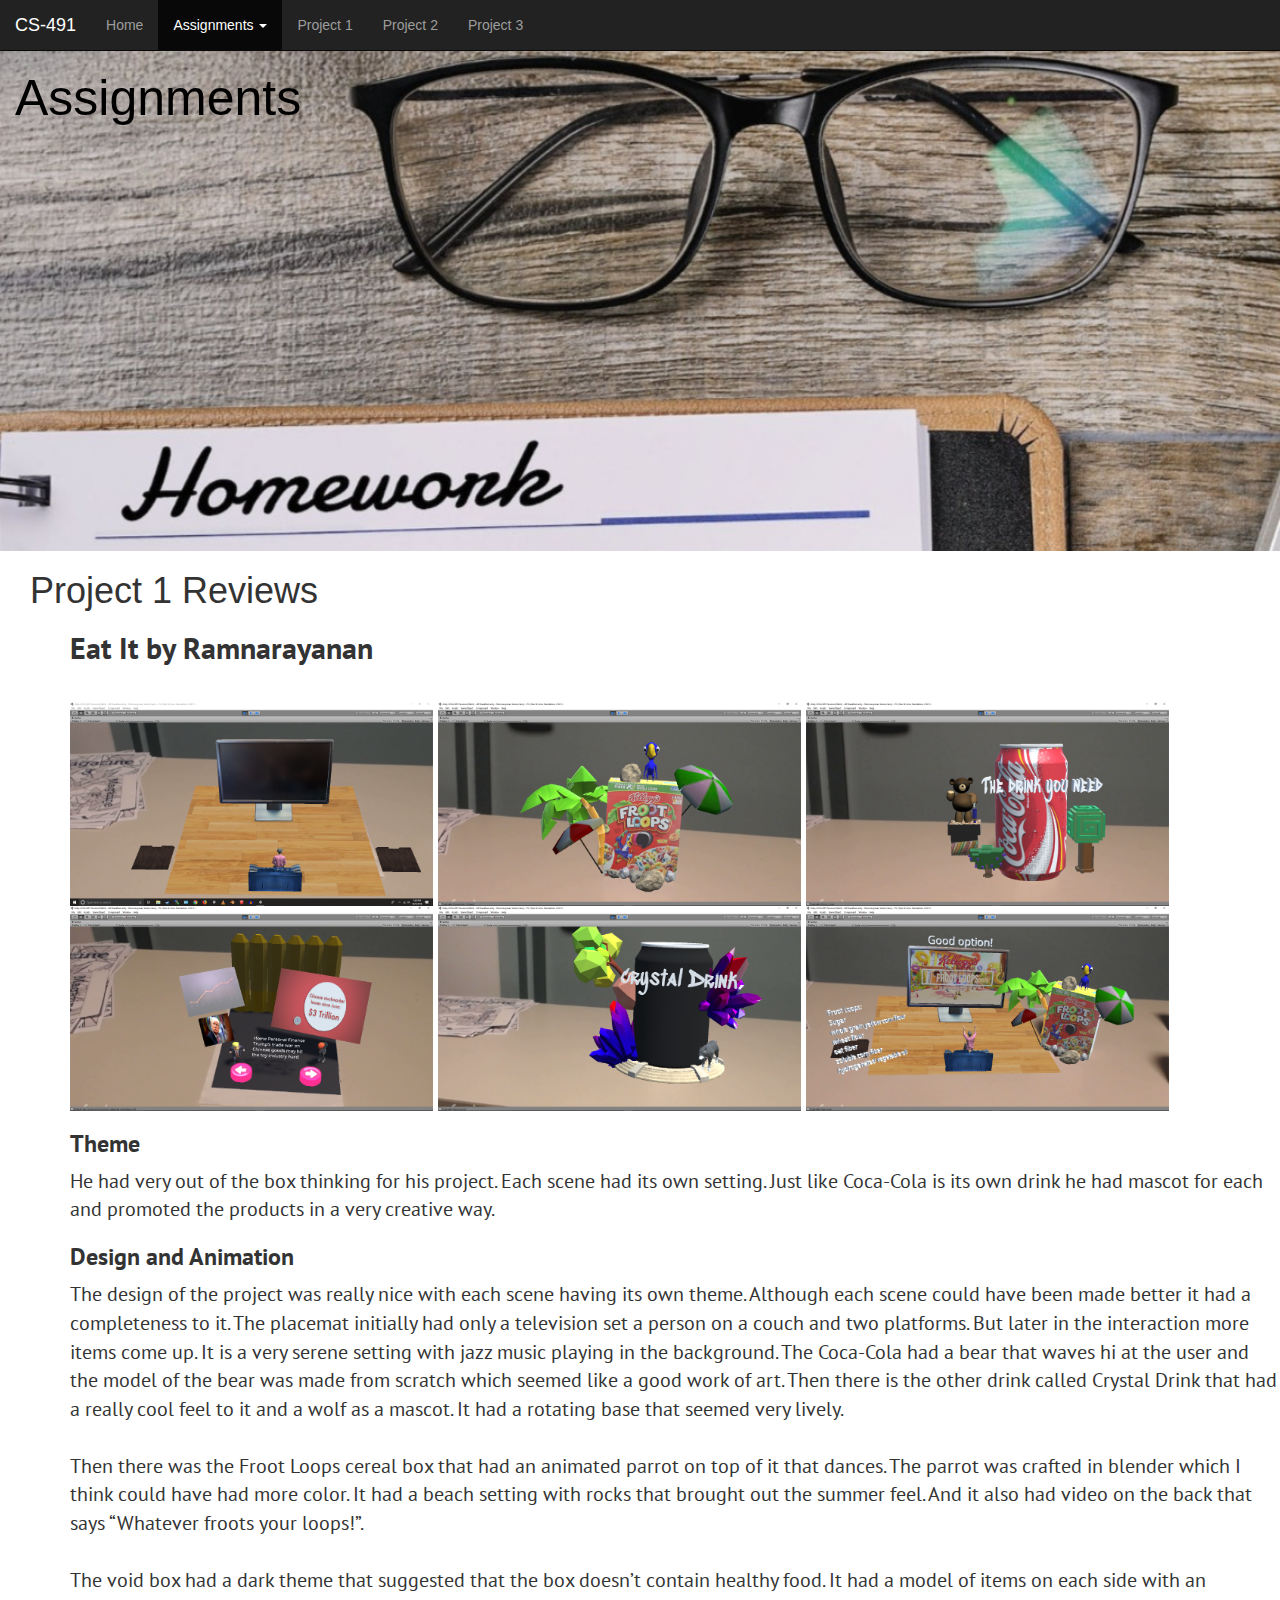
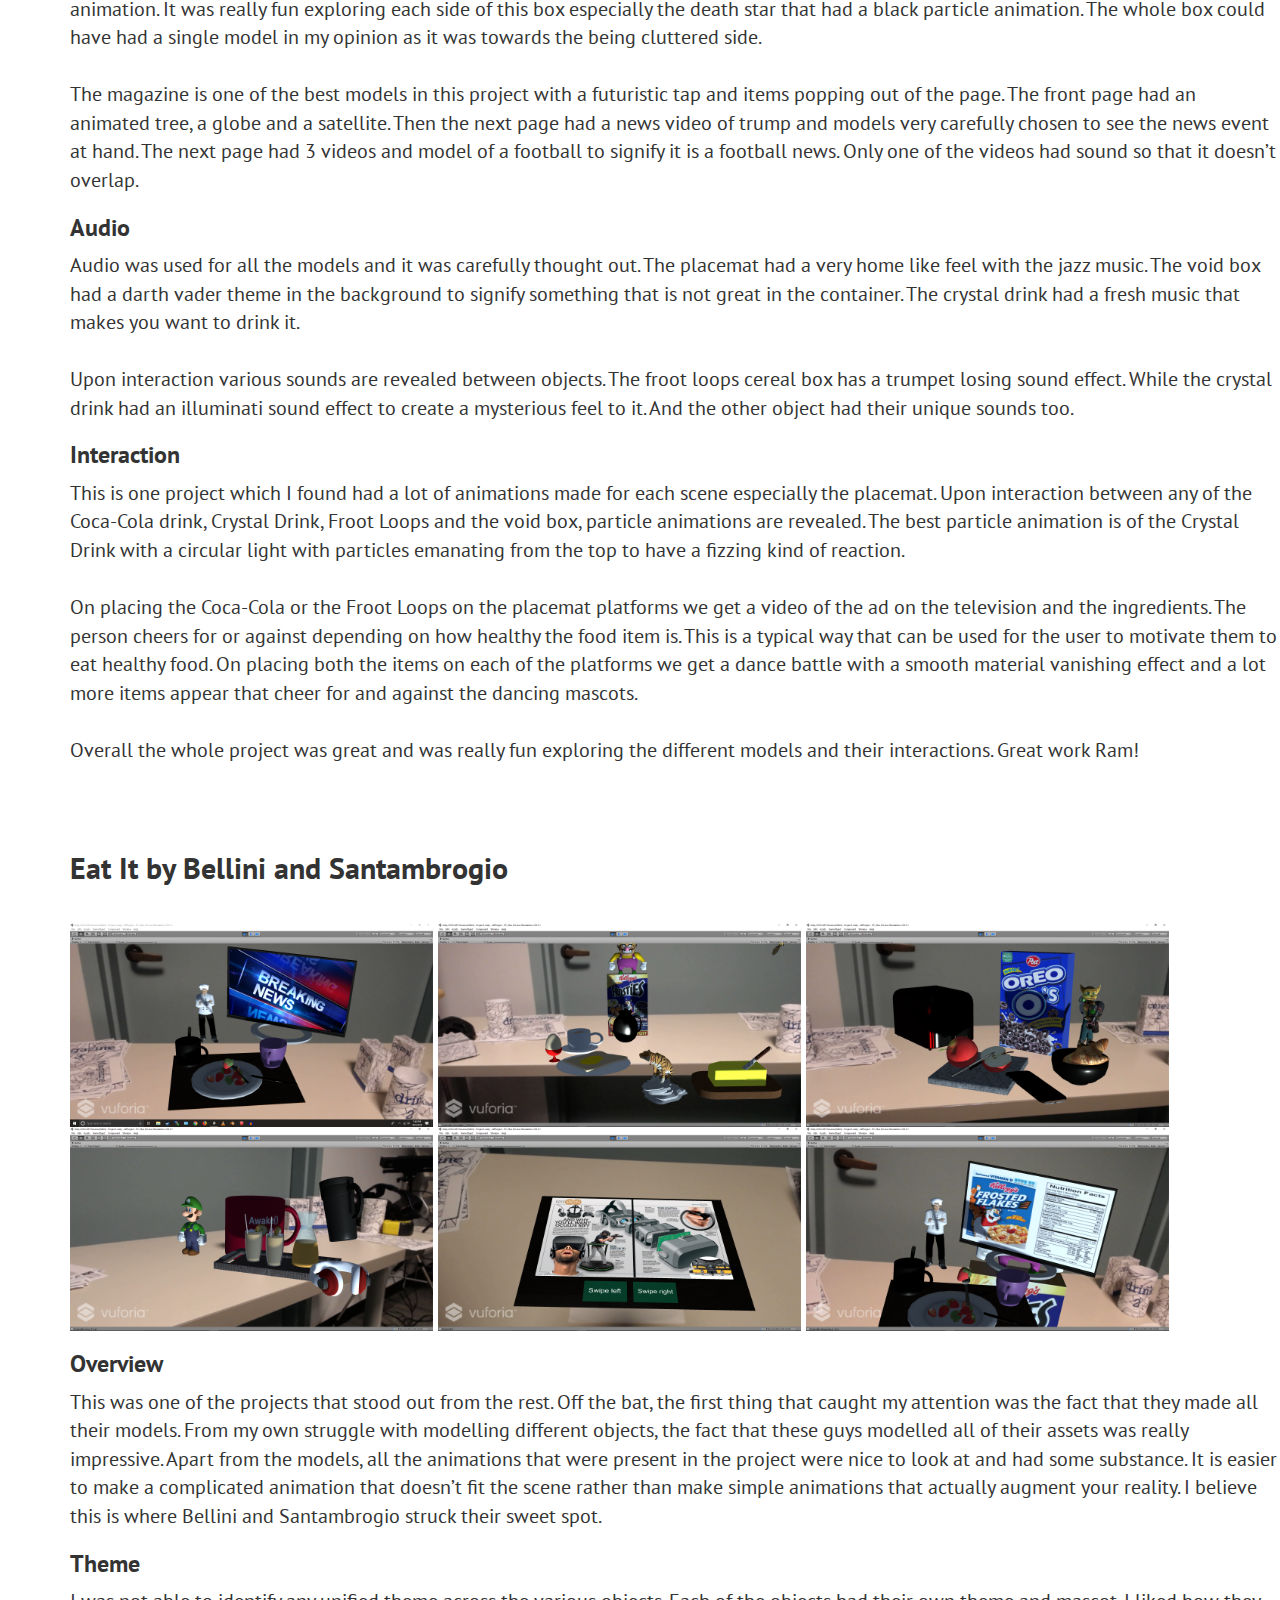
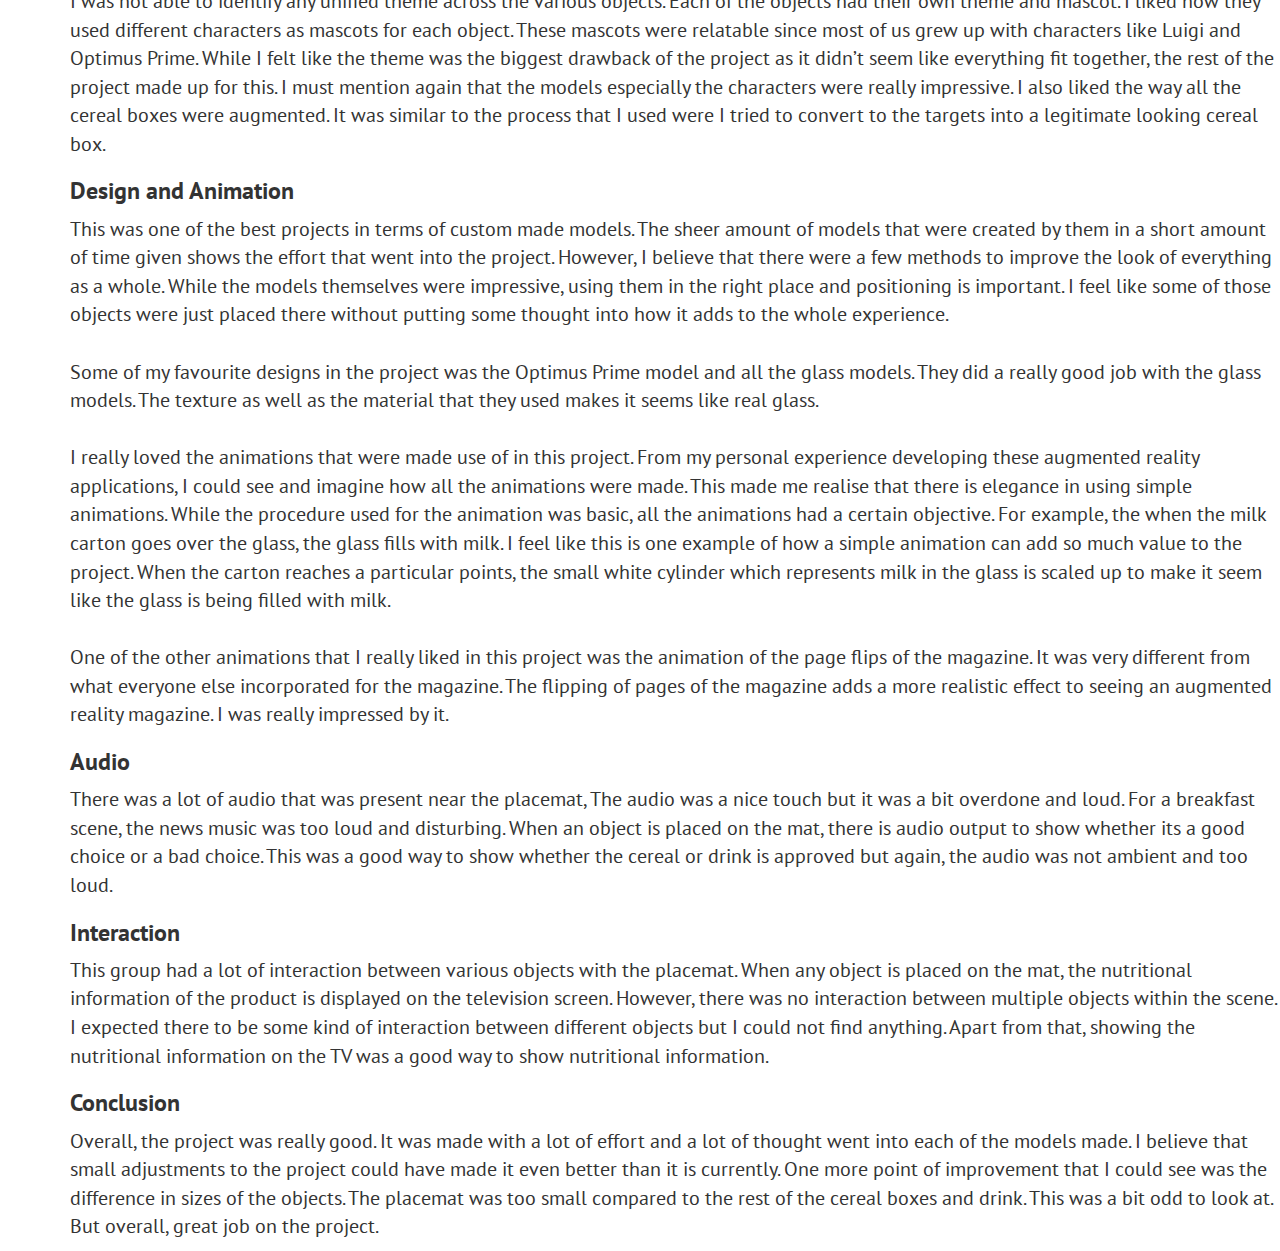
<file: hw5.html>
<!DOCTYPE html>
<html lang="en" dir="ltr">
  <head>
    <meta charset="utf-8">
    <title>Assignments</title>
    <link rel="stylesheet" href="https://maxcdn.bootstrapcdn.com/bootstrap/3.3.7/css/bootstrap.min.css">
    <link rel="stylesheet" href="/css/layout.css">
    <link href="https://fonts.googleapis.com/css?family=PT+Sans" rel="stylesheet">
    <script src="https://ajax.googleapis.com/ajax/libs/jquery/3.3.1/jquery.min.js"></script>
    <script src="https://maxcdn.bootstrapcdn.com/bootstrap/3.3.7/js/bootstrap.min.js"></script>
  </head>
  <body>
    <nav class="navbar navbar-inverse navbar-static-top">
        <div class="container-fluid">
          <div class="navbar-header">
            <a class="navbar-brand" href="#">CS-491</a>
          </div>
          <ul class="nav navbar-nav">
            <li><a href="index.html">Home</a></li>
            <li class="dropdown active">
              <a class="dropdown-toggle" data-toggle="dropdown" href="/assignments.html">Assignments
              <span class="caret"></span></a>
              <ul class="dropdown-menu">
                <li><a href="assignments.html">Assignment 1</a></li>
                <li><a href="hw2.html">Assignment 2</a></li>
                <li><a href="hw3.html">Assignment 3</a></li>
                  <li><a href="hw4.html">Assignment 4</a></li>
                  <li><a href="hw5.html">Assignment 5</a></li>
                  <li><a href="hw6.html">Assignment 6</a></li>
                  <li><a href="hw7.html">Assignment 7</a></li>
                  <li><a href="hw8.html">Viewer's Topic</a></li>
                  <li><a href="hw9.html">Assignment 8</a></li>
                  <li><a href="hw10.html">Assignment 9</a></li>


              </ul>
            </li>
            <li><a href="/project1.html">Project 1</a></li>
            <li><a href="/project2.html">Project 2</a></li>
            <li><a href="#">Project 3</a></li>
          </ul>
        </div>
      </nav>

      <div class="assignment-background">


    <div class="container-fluid">
      <h1 class="heading-2">Assignments</h1>
    </div>
  </div>

  <div class="main-content">
    <div class="ar-content">

      <h1>Project 1 Reviews</h1>
      <div class="content">
        <h2><b>Eat It by Ramnarayanan</b></h2>
        <br>
        <img src="images/RamProject1/1.PNG" alt="translate 1" style="width: 30%">
        <img src="images/RamProject1/2.PNG" alt="translate 2" style="width:30%">
        <img src="images/RamProject1/3.PNG" alt="translate 2" style="width:30%">
        <br>
        <img src="images/RamProject1/4.PNG" alt="translate 1" style="width: 30%">
        <img src="images/RamProject1/5.PNG" alt="translate 2" style="width:30%">
        <img src="images/RamProject1/6.PNG" alt="translate 2" style="width:30%">
        <h3><b>Theme</b></h3>
        <p>He had very out of the box thinking for his project. Each scene had its own setting. Just like Coca-Cola is its own drink he had mascot for each and promoted the products in a very creative way.
        </p>
        <h3><b>Design and Animation</b></h3>
        <p>The design of the project was really nice with each scene having its own theme. Although each scene could have been made better it had a completeness to it. The placemat initially had only a television set a person on a couch and two platforms. But later in the interaction more items come up. It is a very serene setting with jazz music playing in the background. The Coca-Cola had a bear that waves hi at the user and the model of the bear was made from scratch which seemed like a good work of art. Then there is the other drink called Crystal Drink that had a really cool feel to it and a wolf as a mascot. It had a rotating base that seemed very lively.
      <br><br>  Then there was the Froot Loops cereal box that had an animated parrot on top of it that dances. The parrot was crafted in blender which I think could have had more color. It had a beach setting with rocks that brought out the summer feel. And it also had video on the back that says “Whatever froots your loops!”.
      <br><br> The void box had a dark theme that suggested that the box doesn’t contain healthy food. It had a model of items on each side with an animation. It was really fun exploring each side of this box especially the death star that had a black particle animation. The whole box could have had a single model in my opinion as it was towards the being cluttered side.
      <br><br>The magazine is one of the best models in this project with a futuristic tap and items popping out of the page. The front page had an animated tree, a globe and a satellite. Then the next page had a news video of trump and models very carefully chosen to see the news event at hand. The next page had 3 videos and model of a football to signify it is a football news. Only one of the videos had sound so that it doesn’t overlap.
        </p>
         <h3><b>Audio</b></h3>
           <p>
             Audio was used for all the models and it was carefully thought out. The placemat had a very home like feel with the jazz music. The void box had a darth vader theme in the background to signify something that is not great in the container. The crystal drink had a fresh music that makes you want to drink it.
              <br><br>
              Upon interaction various sounds are revealed between objects. The froot loops cereal box has a trumpet losing sound effect. While the crystal drink had an illuminati sound effect to create a mysterious feel to it. And the other object had their unique sounds too.
           </p>
        <h3><b>Interaction</b> </h3>
        <p>
          This is one project which I found had a lot of animations made for each scene especially the placemat. Upon interaction between any of the Coca-Cola drink, Crystal Drink, Froot Loops and the void box, particle animations are revealed. The best particle animation is of the Crystal Drink with a circular light with particles emanating from the top to have a fizzing kind of reaction.
        <br><br>
          On placing the Coca-Cola or the Froot Loops on the placemat platforms we get a video of the ad on the television and the ingredients. The person cheers for or against depending on how healthy the food item is. This is a typical way that can be used for the user to motivate them to eat healthy food. On placing both the items on each of the platforms we get a dance battle with a smooth material vanishing effect and a lot more items appear that cheer for and against the dancing mascots.
          <br><br>
          Overall the whole project was great and was really fun exploring the different models and their interactions. Great work Ram!
        </p>
        <br><br>
        <h2><b>Eat It by Bellini and Santambrogio</b></h2>
        <br>
        <img src="images/BelliniProject1/1.PNG" alt="translate 1" style="width: 30%">
        <img src="images/BelliniProject1/2.PNG" alt="translate 2" style="width:30%">
        <img src="images/BelliniProject1/3.PNG" alt="translate 2" style="width:30%">
        <br>
        <img src="images/BelliniProject1/4.PNG" alt="translate 1" style="width: 30%">
        <img src="images/BelliniProject1/5.PNG" alt="translate 2" style="width:30%">
        <img src="images/BelliniProject1/6.PNG" alt="translate 2" style="width:30%">
        <h3><b>Overview</b></h3>
        <p>This was one of the projects that stood out from the rest. Off the bat, the first thing that caught my attention was the fact that they made all their models. From my own struggle with modelling different objects, the fact that these guys modelled all of their assets was really impressive. Apart from the models, all the animations that were present in the project were nice to look at and had some substance. It is easier to make a complicated animation that doesn’t fit the scene rather than make simple animations that actually augment your reality. I believe this is where Bellini and Santambrogio struck their sweet spot.
        </p>
        <h3><b>Theme</b></h3>
        <p>I was not able to identify any unified theme across the various objects. Each of the objects had their own theme and mascot. I liked how they used different characters as mascots for each object. These mascots were relatable since most of us grew up with characters like Luigi and Optimus Prime. While I felt like the theme was the biggest drawback of the project as it didn’t seem like everything fit together, the rest of the project made up for this. I must mention again that the models especially the characters were really impressive.
        I also liked the way all the cereal boxes were augmented. It was similar to the process that I used were I tried to convert to the targets into a legitimate looking cereal box.
        </p>
        <h3><b>Design and Animation</b></h3>
        <p>This was one of the best projects in terms of custom made models. The sheer amount of models that were created by them in a short amount of time given shows the effort that went into the project. However, I believe that there were a few methods to improve the look of everything as a whole. While the models themselves were impressive, using them in the right place and positioning is important. I feel like some of those objects were just placed there without putting some thought into how it adds to the whole experience. <br><br>
        Some of my favourite designs in the project was the Optimus Prime model and all the glass models.
        They did a really good job with the glass models. The texture as well as the material that they used makes it seems like real glass.
        <br><br>
          I really loved the animations that were made use of in this project. From my personal experience developing these augmented reality applications, I could see and imagine how all the animations were made. This made me realise that there is elegance in using simple animations. While the procedure used for the animation was basic, all the animations had a certain objective. For example, the when the milk carton goes over the glass, the glass fills with milk. I feel like this is one example of how a simple animation can add so much value to the project. When the carton reaches a particular points, the small white cylinder which represents milk in the glass is scaled up to make it seem like the glass is being filled with milk.
          <br><br>
          One of the other animations that I really liked  in this project was the animation of the page flips of the magazine. It was very different from what everyone else incorporated for the magazine. The flipping of pages of the magazine adds a more realistic effect to seeing an augmented reality magazine. I was really impressed by it.
          </p>
         <h3><b>Audio</b></h3>
           <p>
             There was a lot of audio that was present near the placemat, The audio was a nice touch but it was a bit overdone and loud. For a breakfast scene, the news music was too loud and disturbing. When an object is placed on the mat, there is audio output to show whether its a good choice or a bad choice. This was a good way to show whether the cereal or drink is approved but again, the audio was not ambient and too loud.
          </p>
        <h3><b>Interaction</b> </h3>
        <p>
          This group had a lot of interaction between various objects with the placemat. When any object is placed on the mat, the nutritional information of the product is displayed on the television screen. However, there was no interaction between multiple objects within the scene. I expected there to be some kind of interaction between different objects but I could not find anything. Apart from that, showing the nutritional information on the TV was a good way to show nutritional information.
        </p>
        <h3><b>Conclusion</b> </h3>
        <p>Overall, the project was really good. It was made with a lot of effort and a lot of thought went into each of the models made. I believe that small adjustments to the project could have made it even better than it is currently. One more point of improvement that I could see was the difference in sizes of the objects. The placemat was too small compared to the rest of the cereal boxes and drink. This was a bit odd to look at. But overall, great job on the project.

          </p>
      </div>

    </div>
  </div>
  </body>
</html>
</file>
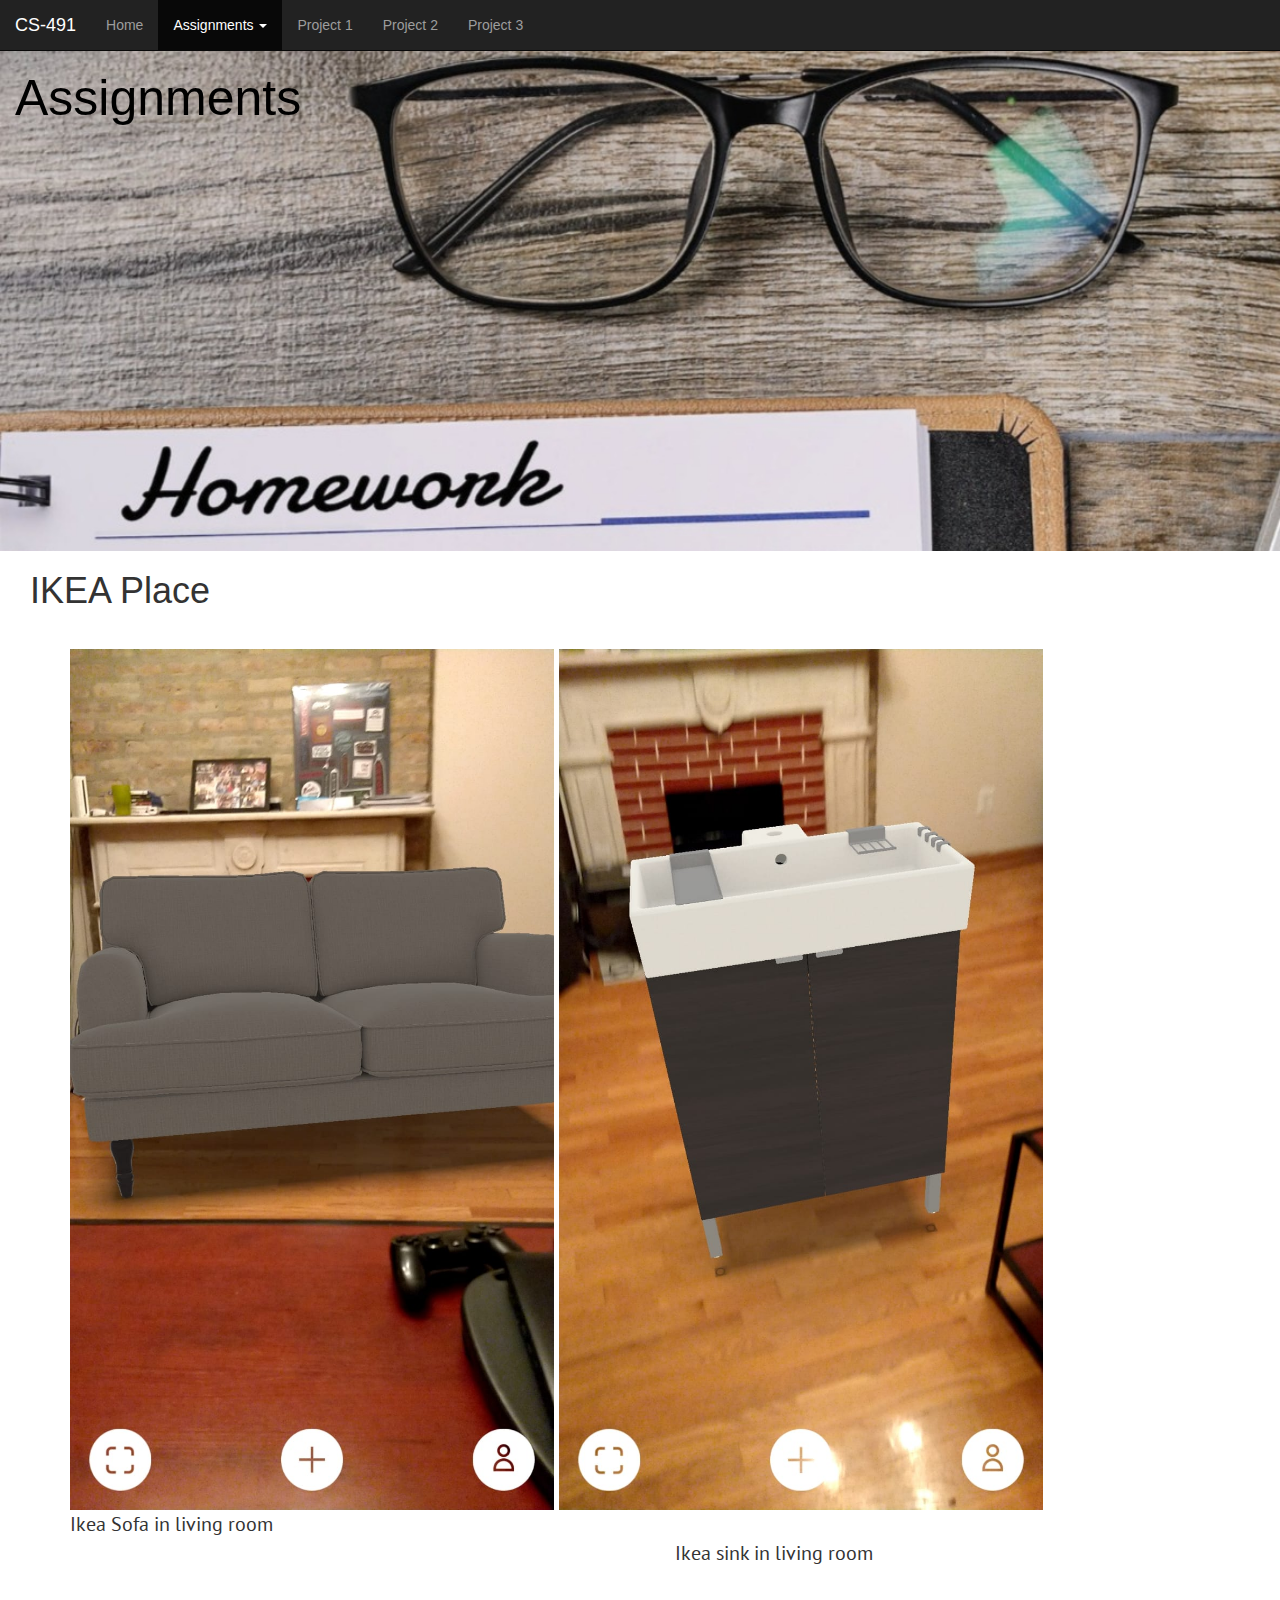
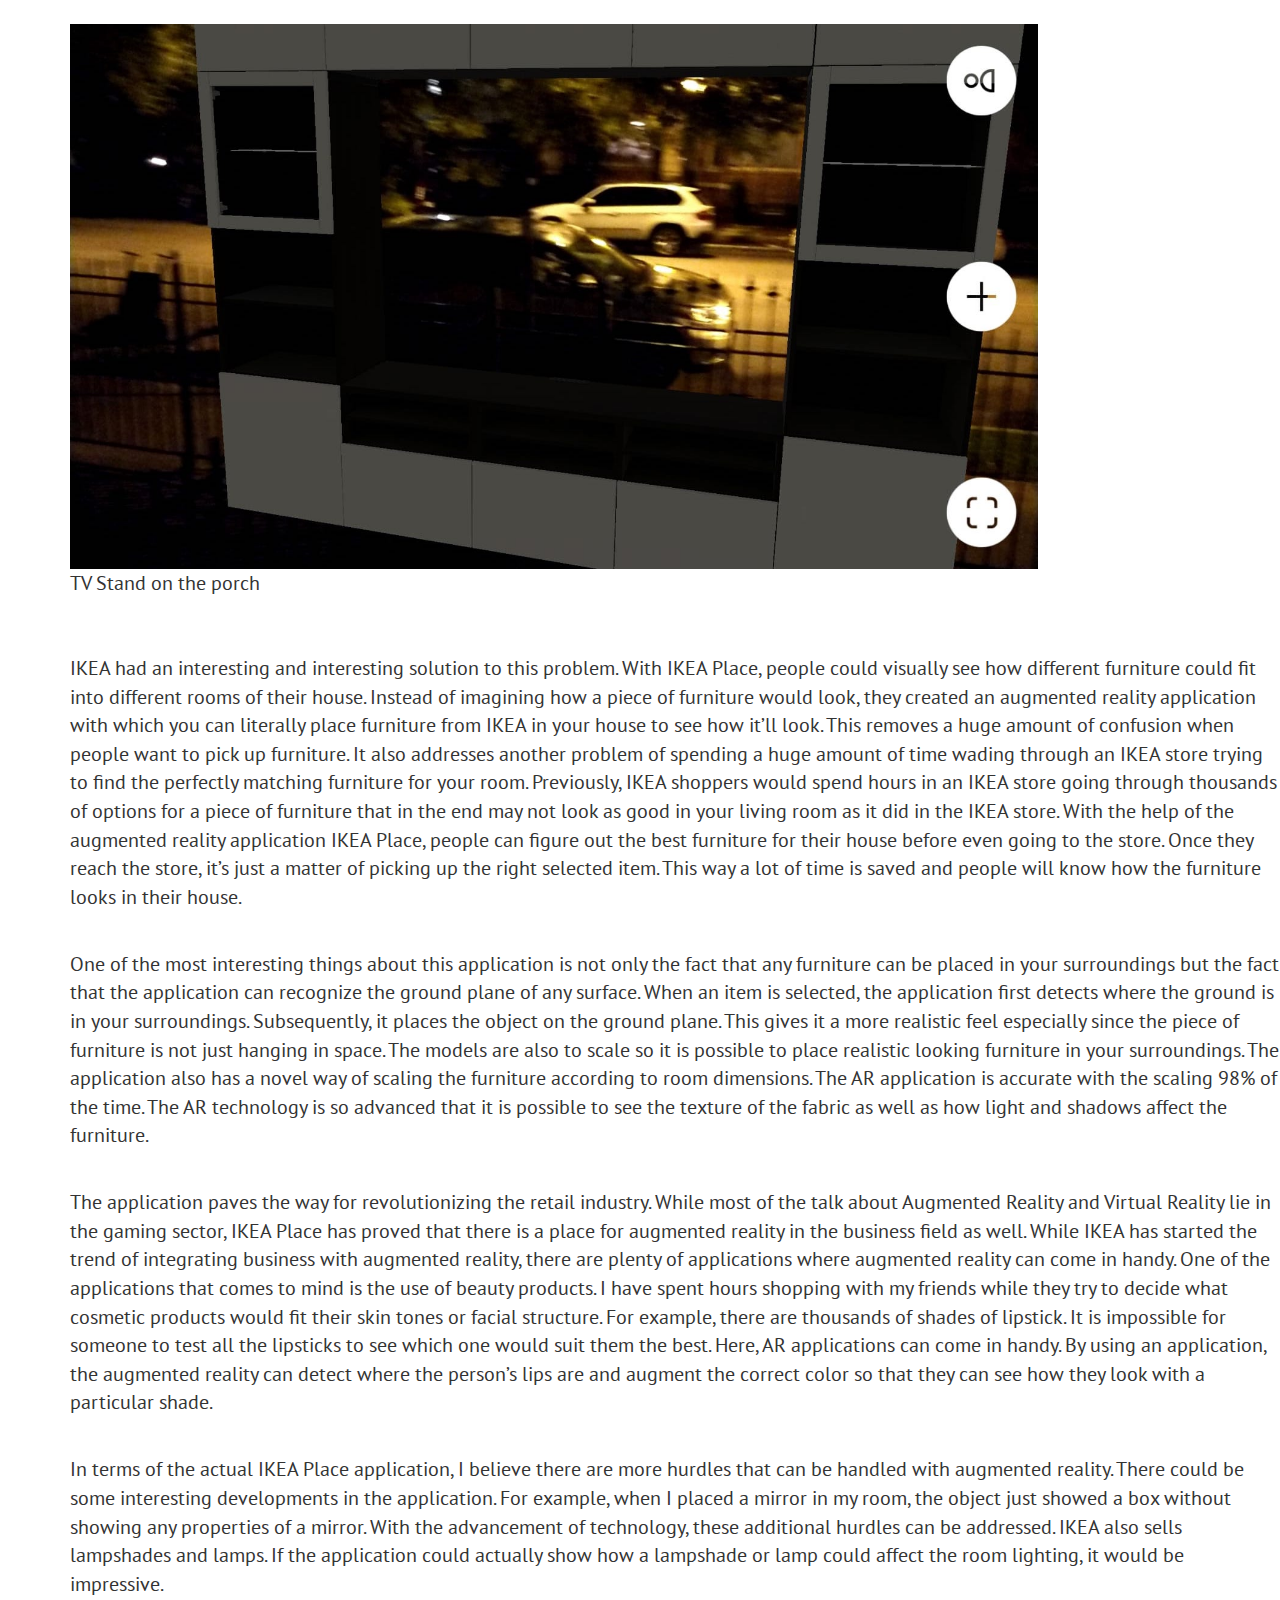
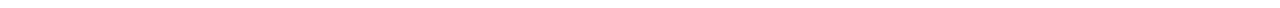
<file: hw6.html>
<!DOCTYPE html>
<html lang="en" dir="ltr">
  <head>
    <meta charset="utf-8">
    <title>Assignments</title>
    <link rel="stylesheet" href="https://maxcdn.bootstrapcdn.com/bootstrap/3.3.7/css/bootstrap.min.css">
    <link rel="stylesheet" href="/css/layout.css">
    <link href="https://fonts.googleapis.com/css?family=PT+Sans" rel="stylesheet">
    <script src="https://ajax.googleapis.com/ajax/libs/jquery/3.3.1/jquery.min.js"></script>
    <script src="https://maxcdn.bootstrapcdn.com/bootstrap/3.3.7/js/bootstrap.min.js"></script>
  </head>
  <body>
    <nav class="navbar navbar-inverse navbar-static-top">
        <div class="container-fluid">
          <div class="navbar-header">
            <a class="navbar-brand" href="#">CS-491</a>
          </div>
          <ul class="nav navbar-nav">
            <li><a href="index.html">Home</a></li>
            <li class="dropdown active">
              <a class="dropdown-toggle" data-toggle="dropdown" href="/assignments.html">Assignments
              <span class="caret"></span></a>
              <ul class="dropdown-menu">
                <li><a href="assignments.html">Assignment 1</a></li>
                <li><a href="hw2.html">Assignment 2</a></li>
                <li><a href="hw3.html">Assignment 3</a></li>
                  <li><a href="hw4.html">Assignment 4</a></li>
                  <li><a href="hw5.html">Assignment 5</a></li>
                  <li><a href="hw6.html">Assignment 6</a></li>
                  <li><a href="hw7.html">Assignment 7</a></li>
                  <li><a href="hw8.html">Viewer's Topic</a></li>
                  <li><a href="hw9.html">Assignment 8</a></li>
                  <li><a href="hw10.html">Assignment 9</a></li>


              </ul>
            </li>
            <li><a href="/project1.html">Project 1</a></li>
            <li><a href="/project2.html">Project 2</a></li>
            <li><a href="#">Project 3</a></li>
          </ul>
        </div>
      </nav>

      <div class="assignment-background">


    <div class="container-fluid">
      <h1 class="heading-2">Assignments</h1>
    </div>
  </div>

  <div class="main-content">
    <div class="ar-content">

      <h1>IKEA Place</h1>
      <div class="content">
        <br>
        <figure>
          <img src="images/Ikeaplace/sofa.jpeg" alt="translate 1" style="width: 40%">
          <img src="images/Ikeaplace/sink.jpeg" alt="translate 2" style="width:40%">
        <figcaption>Ikea Sofa in living room</figcaption>

        <figcaption style="margin-left: 50%;">Ikea sink in living room</figcaption>

        </figure>

        <br><br>
        <img src="images/Ikeaplace/tvstand.jpeg" alt="translate 2" style="width:80%">
        <figcaption>TV Stand on the porch</figcaption>

        <br><br>
        <p>
          IKEA had an interesting and interesting solution to this problem. With IKEA Place, people could visually see how different furniture could fit into different rooms of their house. Instead of imagining how a piece of furniture would look, they created an augmented reality application with which you can literally place furniture from IKEA in your house to see how it’ll look. This removes a huge amount of confusion when people want to pick up furniture. It also addresses another problem of spending a huge amount of time wading through an IKEA store trying to find the perfectly matching furniture for your room. Previously, IKEA shoppers would spend hours in an IKEA store going through thousands of options for a piece of furniture that in the end may not look as good in your living room as it did in the IKEA store. With the help of the augmented reality application IKEA Place, people can figure out the best furniture for their house before even going to the store. Once they reach the store, it’s just a matter of picking up the right selected item. This way a lot of time is saved and people will know how the furniture looks in their house.
        </p>
        <br>
        <p>One of the most interesting things about this application is not only the fact that any furniture can be placed in your surroundings but the fact that the application can recognize the ground plane of any surface. When an item is selected, the application first detects where the ground is in your surroundings. Subsequently, it places the object on the ground plane. This gives it a more realistic feel especially since the piece of furniture is not just hanging in space. The models are also to scale so it is possible to place realistic looking furniture in your surroundings. The application also has a novel way of scaling the furniture according to room dimensions. The AR application is accurate with the scaling 98% of the time. The AR technology is so advanced that it is possible to see the texture of the fabric as well as how light and shadows affect the furniture.
        </p>
        <br>
           <p>
             The application paves the way for revolutionizing the retail industry. While most of the talk about Augmented Reality and Virtual Reality lie in the gaming sector, IKEA Place has proved that there is a place for  augmented reality in the business field as well. While IKEA has started the trend of integrating business with augmented reality, there are plenty of applications where augmented reality can come in handy. One of the applications that comes to mind is the use of beauty products. I have spent hours shopping with my friends while they try to decide what cosmetic products would fit their skin tones or facial structure. For example, there are thousands of shades of lipstick. It is impossible for someone to test all the lipsticks to see which one would suit them the best. Here, AR applications can come in handy. By using an application, the augmented reality can detect where the person’s lips are and augment the correct color so that they can see how they look with a particular shade.

          </p>
          <br>
        <p>
          In terms of the actual IKEA Place application, I believe there are more hurdles that can be handled with augmented reality. There could be some interesting developments in the application. For example, when I placed a mirror in my room, the object just showed a box without showing any properties of a mirror. With the advancement of technology, these additional hurdles can be addressed. IKEA also sells lampshades and lamps. If the application could actually show how a lampshade or lamp could affect the room lighting, it would be impressive.
          </p>

      </div>

    </div>
  </div>
  </body>
</html>
</file>
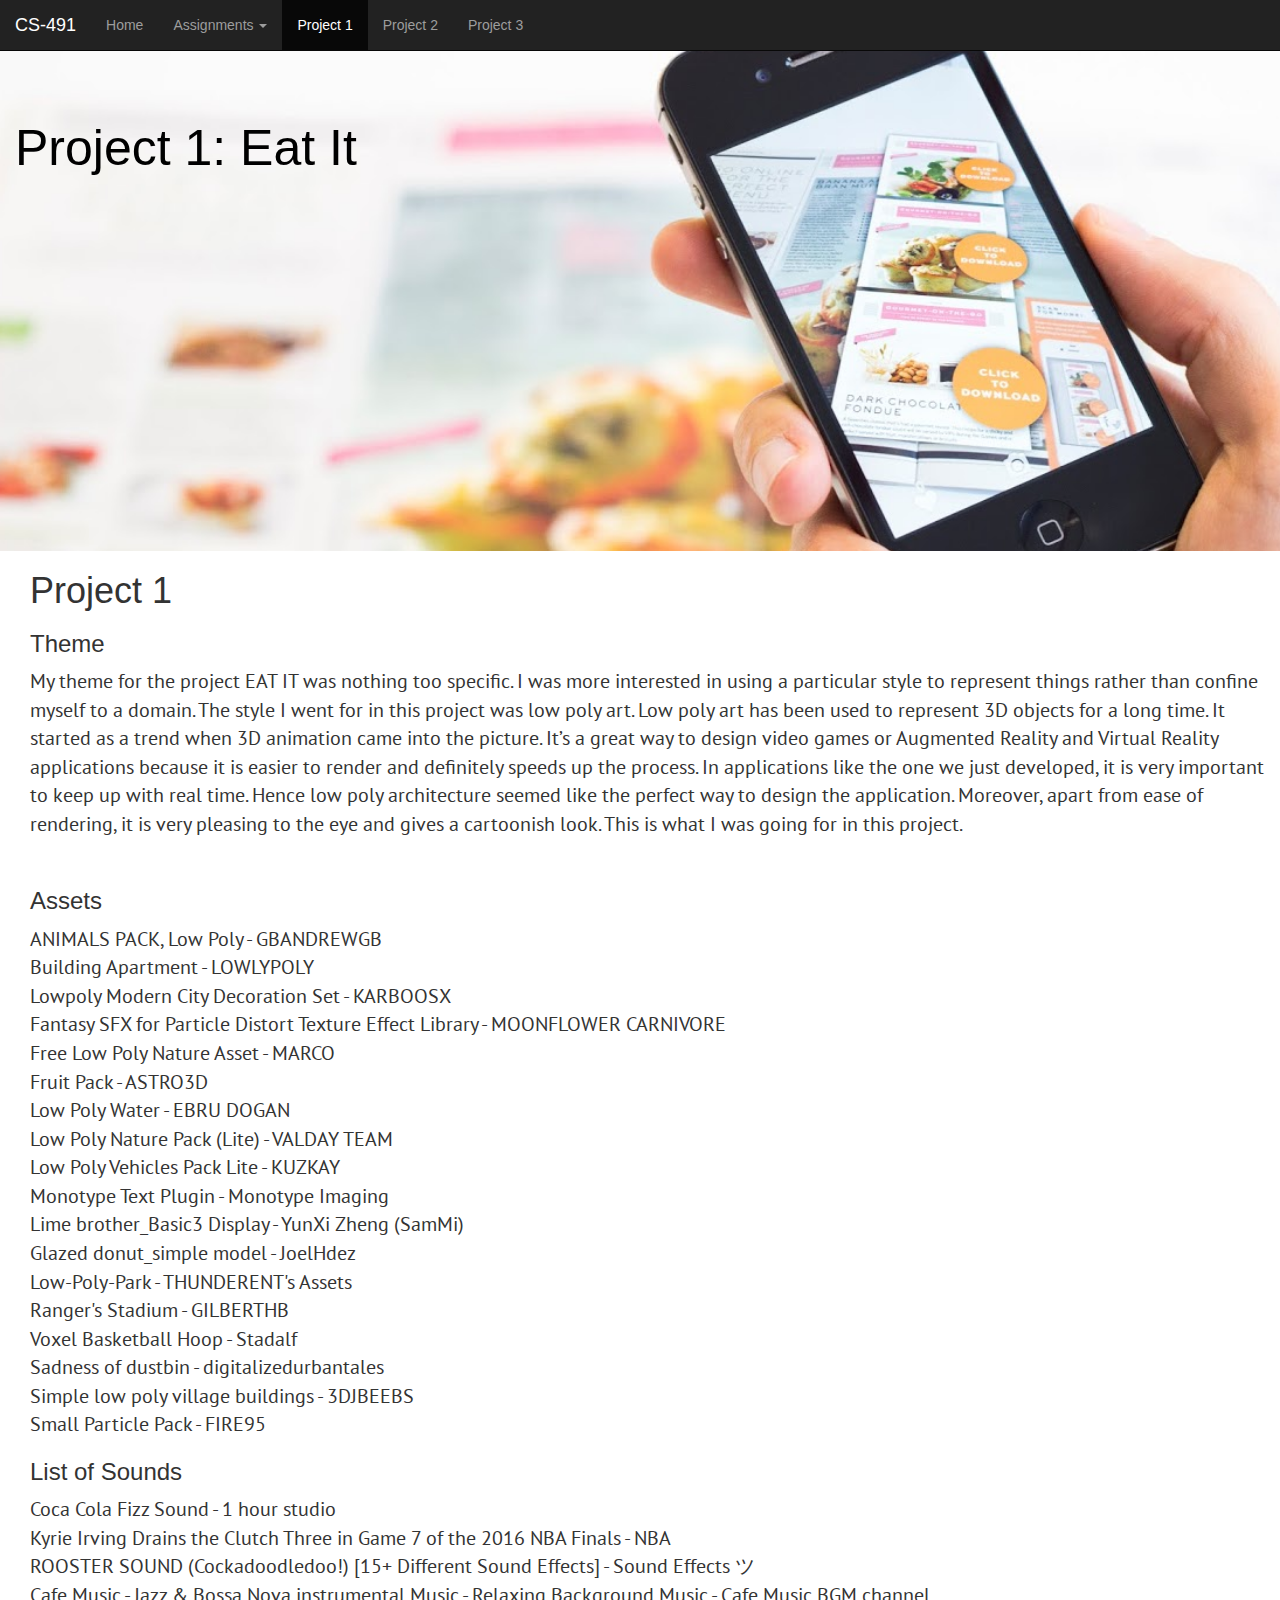
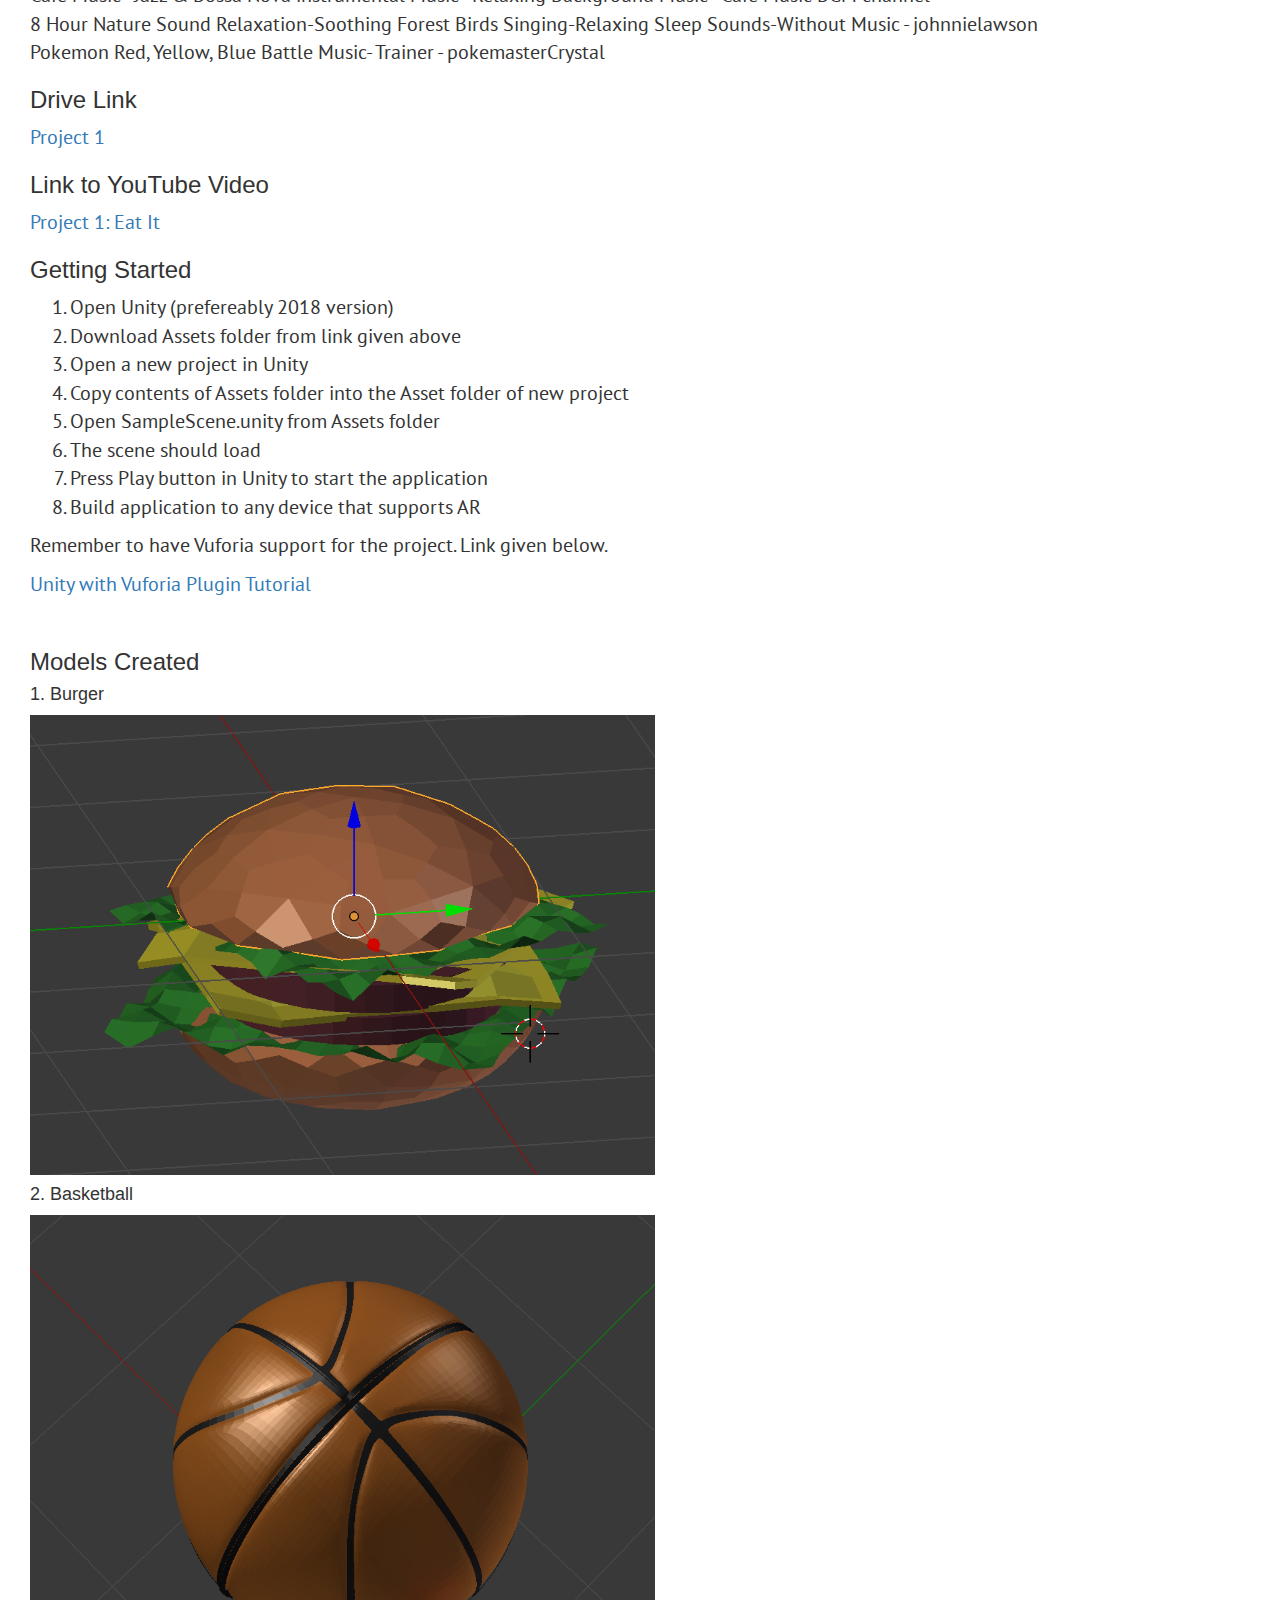
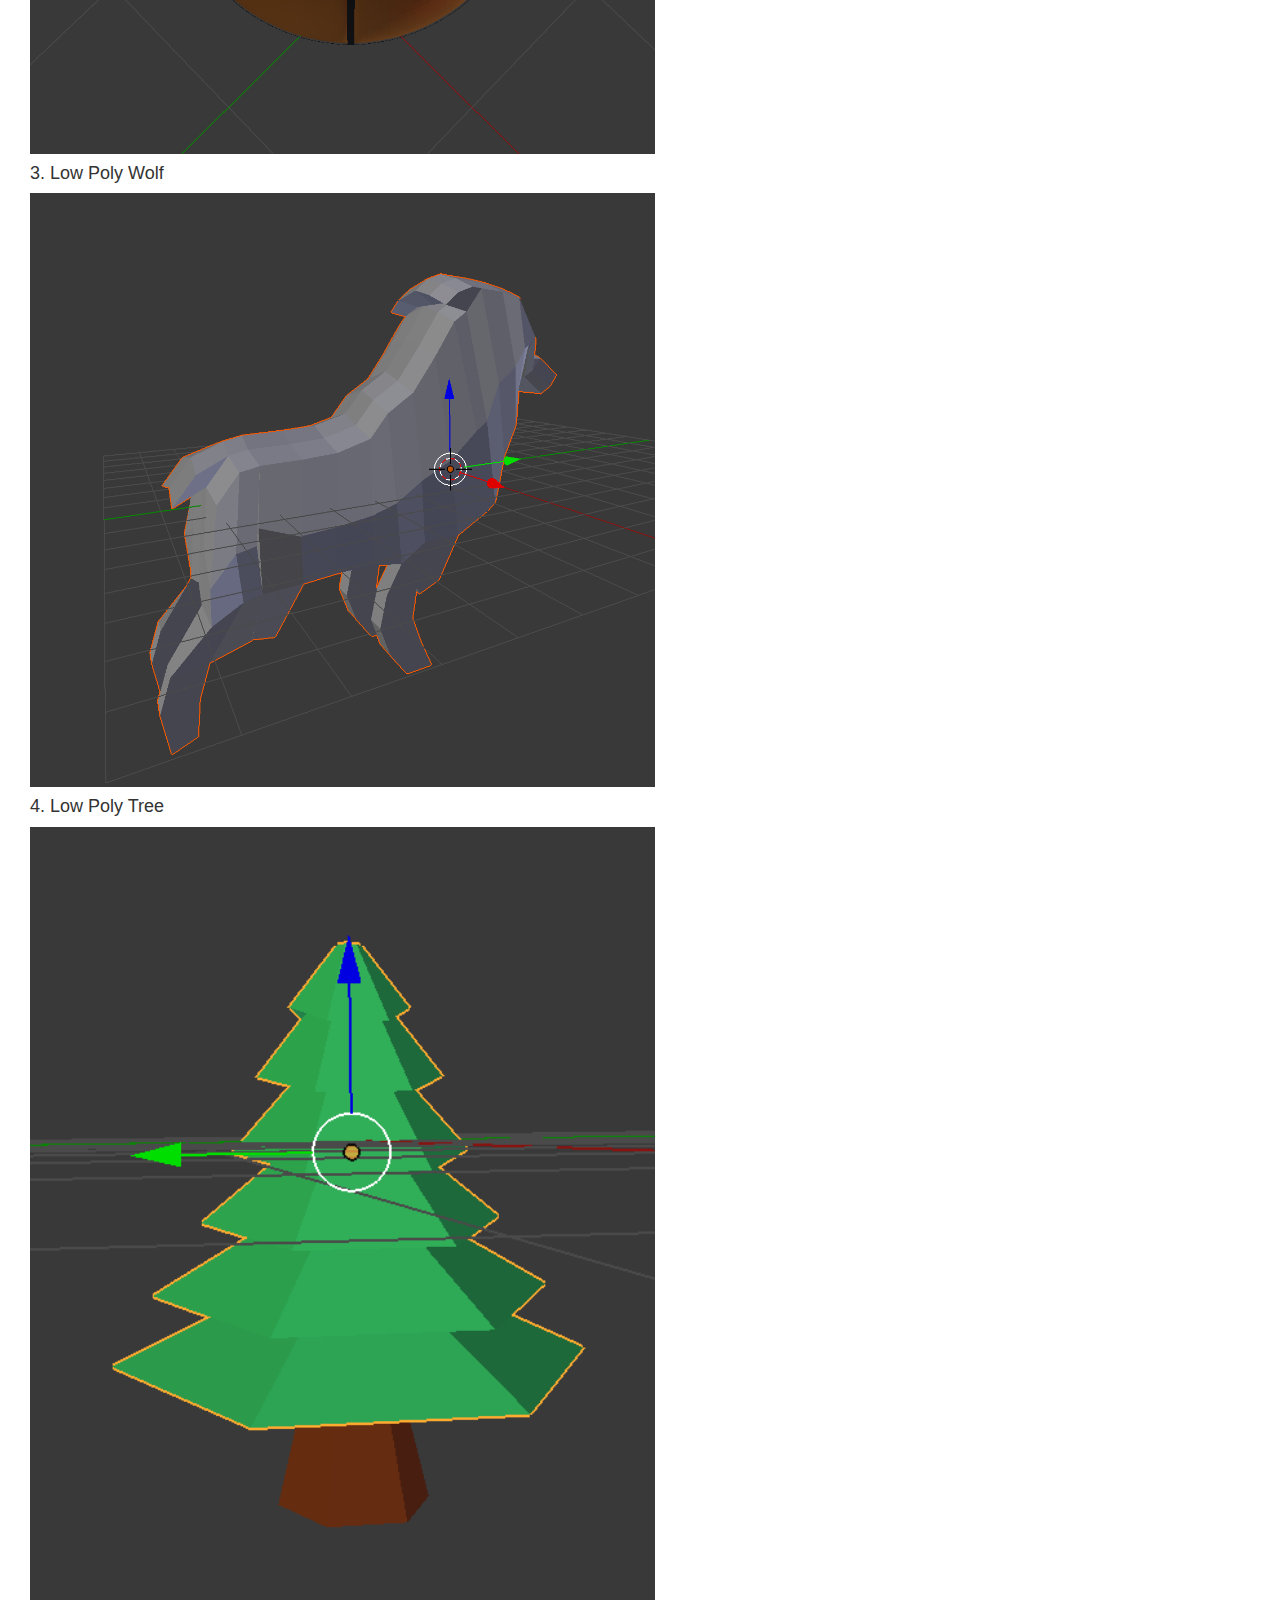
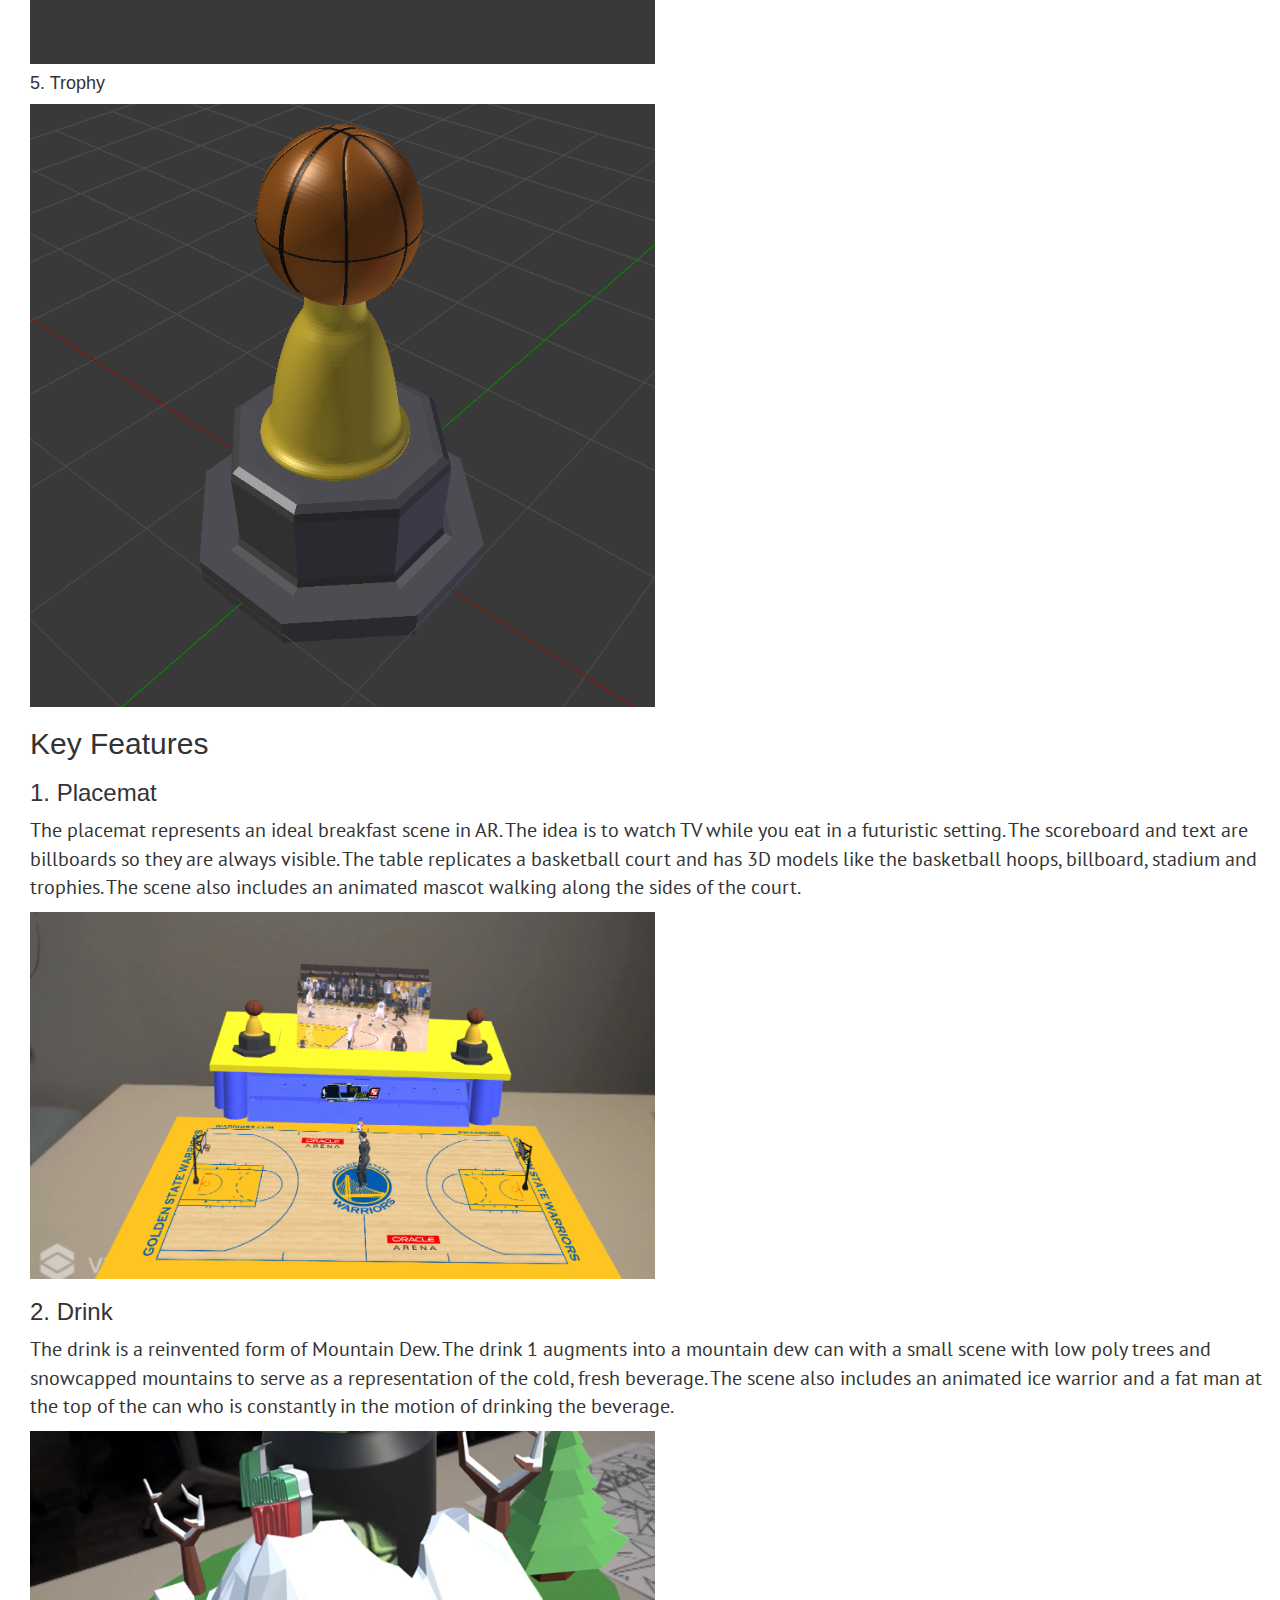
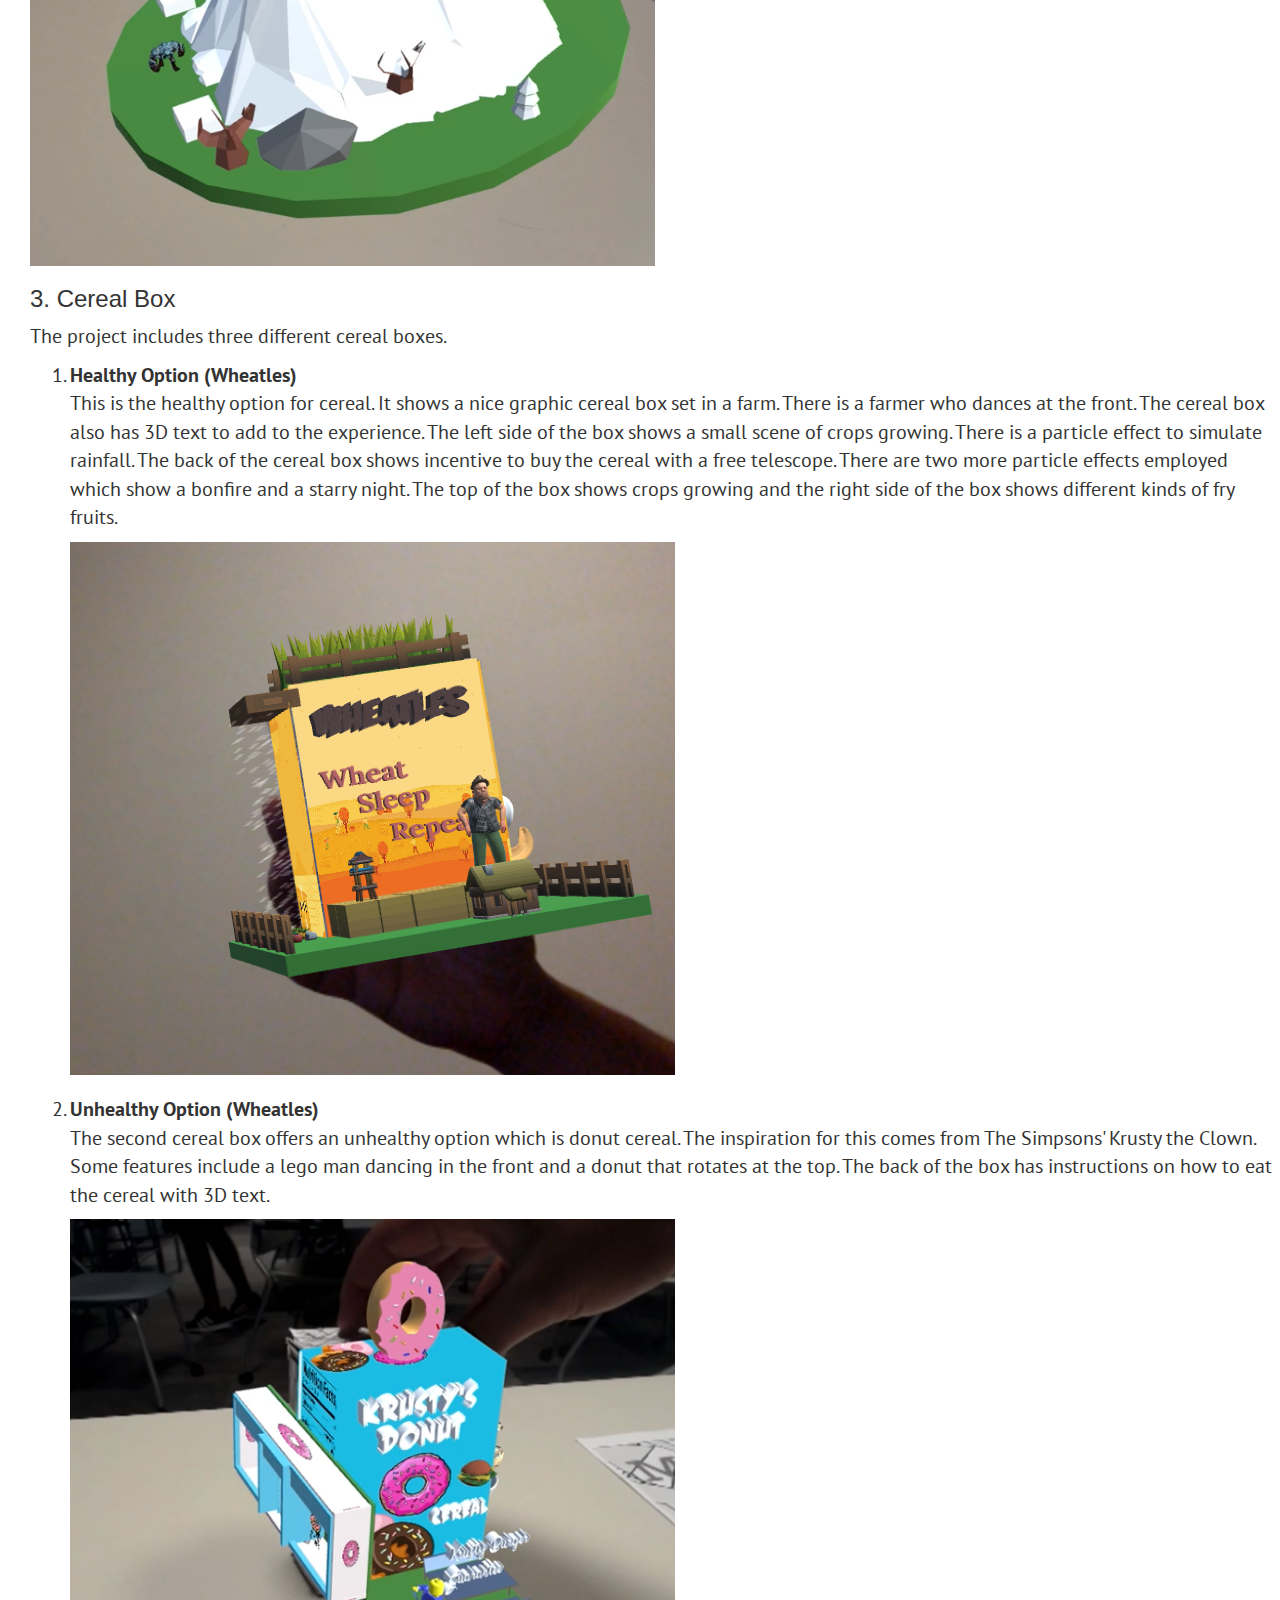
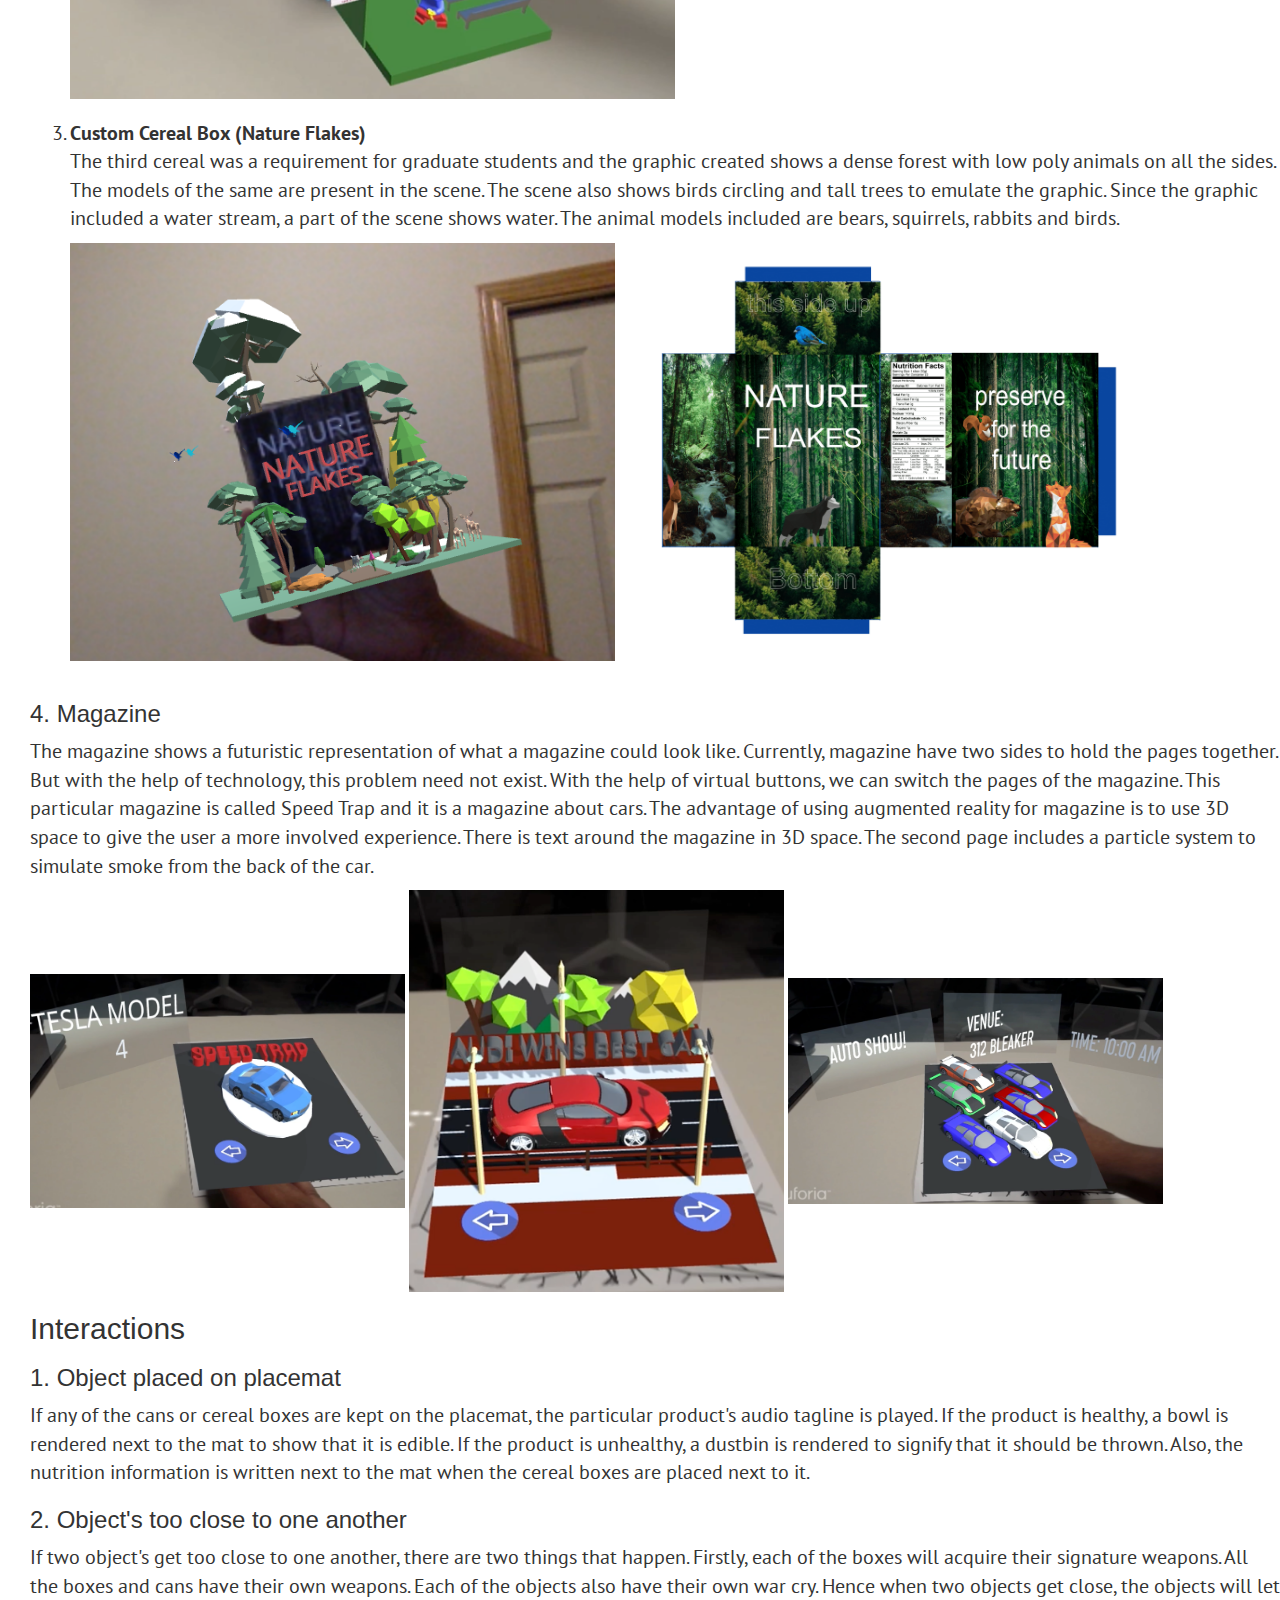
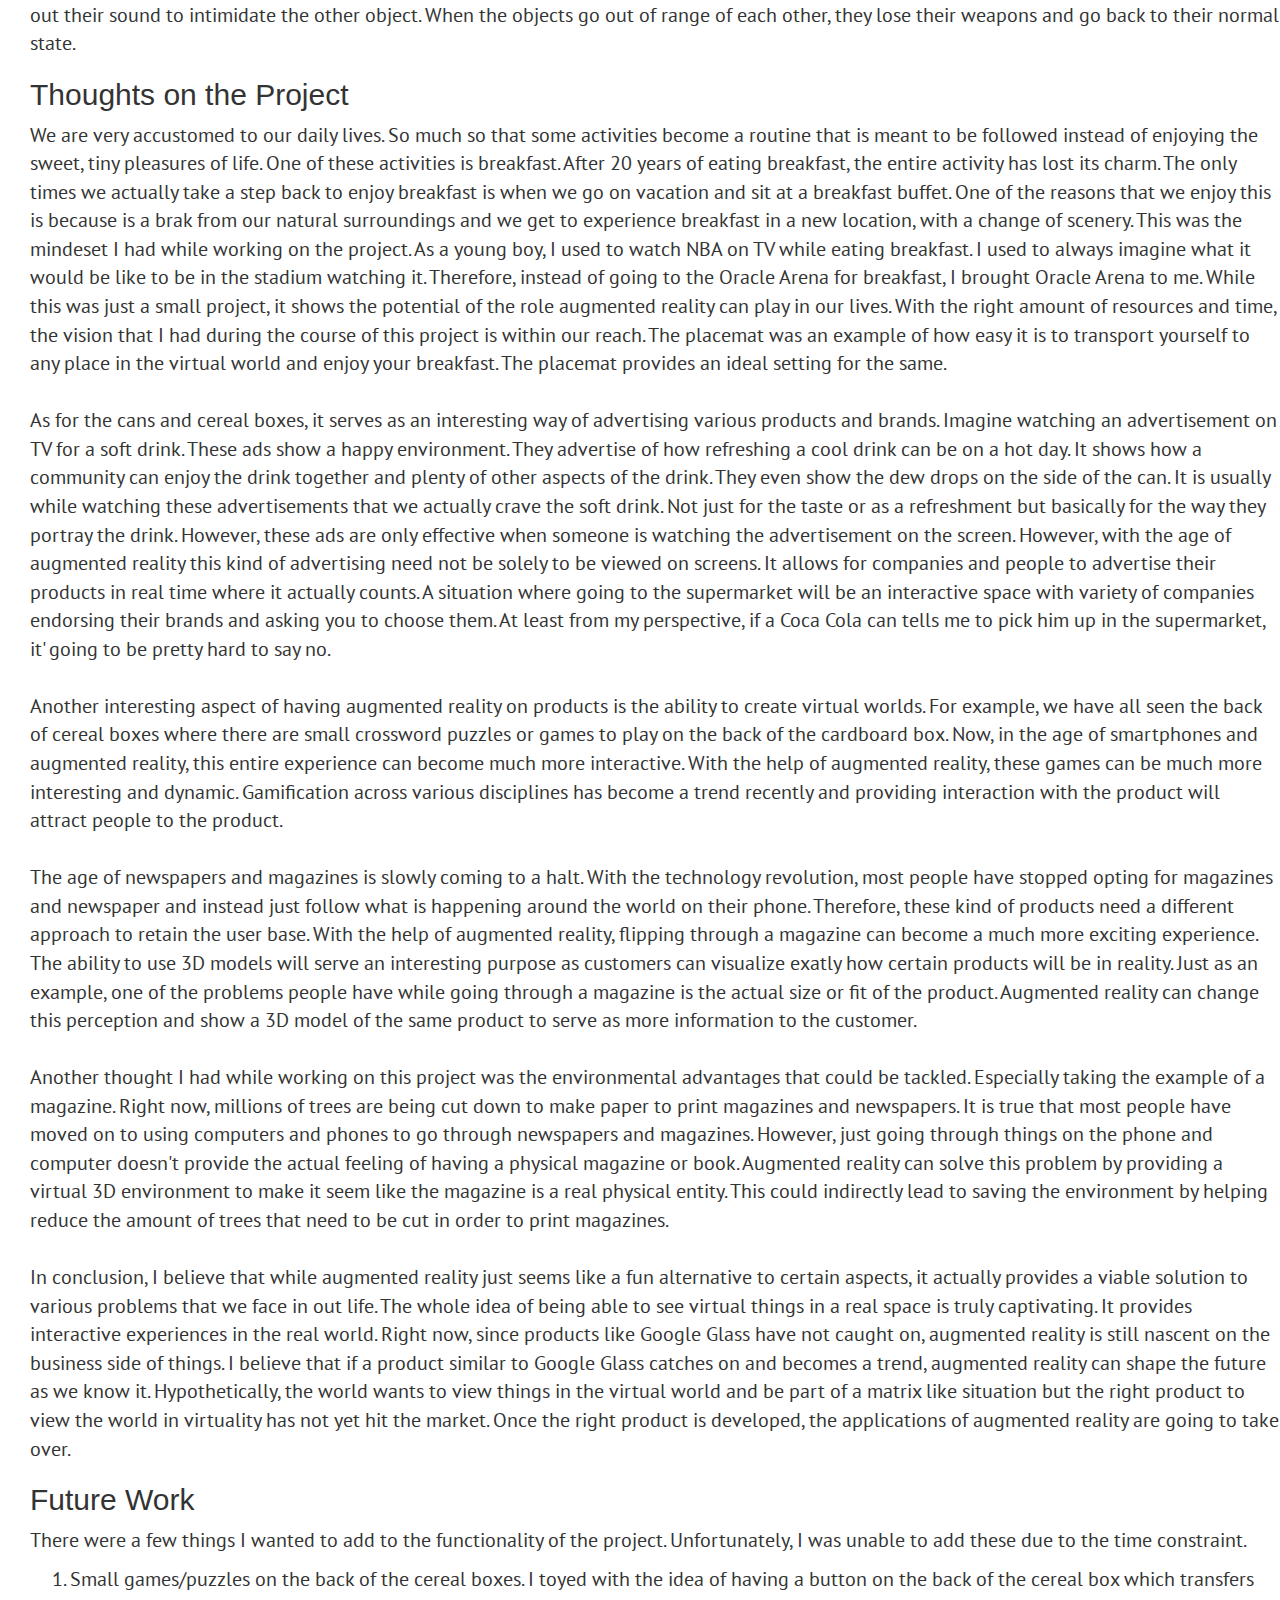
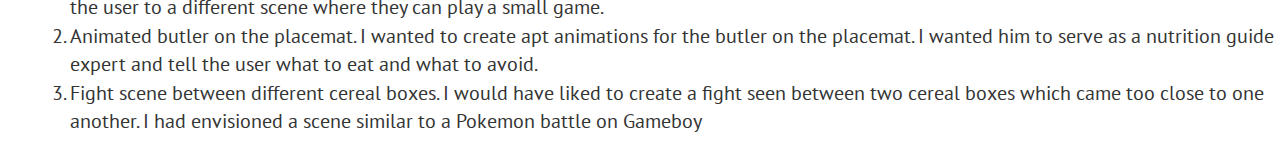
<file: project1.html>
<!DOCTYPE html>
<html lang="en" dir="ltr">
  <head>
    <meta charset="utf-8">
    <title>Project 1</title>
    <link rel="stylesheet" href="https://maxcdn.bootstrapcdn.com/bootstrap/3.3.7/css/bootstrap.min.css">
    <link rel="stylesheet" href="/css/layout.css">
    <link href="https://fonts.googleapis.com/css?family=PT+Sans" rel="stylesheet">
    <script src="https://ajax.googleapis.com/ajax/libs/jquery/3.3.1/jquery.min.js"></script>
    <script src="https://maxcdn.bootstrapcdn.com/bootstrap/3.3.7/js/bootstrap.min.js"></script>
  </head>
  <body>
    <nav class="navbar navbar-inverse navbar-static-top">
        <div class="container-fluid">
          <div class="navbar-header">
            <a class="navbar-brand" href="#">CS-491</a>
          </div>
          <ul class="nav navbar-nav">
            <li><a href="index.html">Home</a></li>
            <li class="dropdown">
              <a class="dropdown-toggle" data-toggle="dropdown" href="/assignments.html">Assignments
              <span class="caret"></span></a>
              <ul class="dropdown-menu">
                <li><a href="assignments.html">Assignment 1</a></li>
                <li><a href="hw2.html">Assignment 2</li>
                <li><a href="hw3.html">Assignment 3</li>
                <li><a href="hw4.html">Assignment 4</a></li>
                <li><a href="hw5.html">Assignment 5</a></li>
                <li><a href="hw6.html">Assignment 6</a></li>
                <li><a href="hw7.html">Assignment 7</a></li>
                <li><a href="hw8.html">Viewer's Topic</a></li>
                <li><a href="hw9.html">Assignment 8</a></li>
                <li><a href="hw10.html">Assignment 9</a></li>


              </ul>
            </li>
            <li class="active"><a href="/project1.html">Project 1</a></li>
            <li><a href="/project2.html">Project 2</a></li>
            <li><a href="#">Project 3</a></li>
          </ul>
        </div>
      </nav>

      <div class="project1-background">


    <div class="container-fluid">
      <h1 class="heading-2" style="padding-top: 50px;">Project 1: Eat It</h1>
    </div>
  </div>

  <div class="main-content">
    <div class="ar-content">

      <h1>Project 1</h1>
      <!-- <div class="content">
        <h2>Screenshots</h2>
        <br>
        <img src="images/saturn.jpeg" alt="translate 1" style="width: 40%">
        <img src="images/moon2.jpeg" alt="translate 2" style="width:40%">
        <br>
        <h4 style="width: 40%">Saturn and Moon</h4> -->

        <h3>Theme</h3>

        <p>My theme for the project EAT IT was nothing too specific. I was more interested in using a particular style to represent things rather than confine myself to a domain. The style I went for in this project was low poly art. Low poly art has been used to represent 3D objects for a long time. It started as a trend when 3D animation came into the picture. It’s a great way to design video games or Augmented Reality and Virtual Reality applications because it is easier to render and definitely speeds up the process. In applications like the one we just developed, it is very important to keep up with real time. Hence low poly architecture seemed like the perfect way to design the application. Moreover, apart from ease of rendering, it is very pleasing to the eye and gives a cartoonish look. This is what I was going for in this project.
        </p>
        <br>
        <h3>Assets</h3>
        <p>ANIMALS PACK, Low Poly - GBANDREWGB<br>
          Building Apartment - LOWLYPOLY <br>
          Lowpoly Modern City Decoration Set - KARBOOSX<br>
          Fantasy SFX for Particle Distort Texture Effect Library - MOONFLOWER CARNIVORE <br>
          Free Low Poly Nature Asset - MARCO<br>
          Fruit Pack - ASTRO3D <br>
          Low Poly Water - EBRU DOGAN <br>
          Low Poly Nature Pack (Lite) - VALDAY TEAM <br>
          Low Poly Vehicles Pack Lite - KUZKAY <br>
          Monotype Text Plugin - Monotype Imaging <br>
          Lime brother_Basic3 Display - YunXi Zheng (SamMi) <br>
          Glazed donut_simple model - JoelHdez <br>
          Low-Poly-Park - THUNDERENT's Assets <br>
          Ranger's Stadium - GILBERTHB <br>
          Voxel Basketball Hoop - Stadalf <br>
          Sadness of dustbin - digitalizedurbantales <br>
          Simple low poly village buildings - 3DJBEEBS <br>
          Small Particle Pack - FIRE95
        </p>
        <h3>List of Sounds</h3>
        <p>Coca Cola Fizz Sound - 1 hour studio <br>
        Kyrie Irving Drains the Clutch Three in Game 7 of the 2016 NBA Finals - NBA <br>
        ROOSTER SOUND (Cockadoodledoo!) [15+ Different Sound Effects] - Sound Effects ツ <br>
        Cafe Music - Jazz & Bossa Nova instrumental Music - Relaxing Background Music  - Cafe Music BGM channel<br>
        8 Hour Nature Sound Relaxation-Soothing Forest Birds Singing-Relaxing Sleep Sounds-Without Music - johnnielawson <br>
        Pokemon Red, Yellow, Blue Battle Music- Trainer - pokemasterCrystal <br></p>
        <!-- https://www.youtube.com/watch?v=2Jmty_NiaXc -->

        <h3>Drive Link</h3>
      <p>
        <a href="https://drive.google.com/drive/u/0/folders/1HBRJ1c9QNCxGTEak1y1O8LZqCCoTptBl">Project 1</a>
      </p>
        <h3>Link to YouTube Video</h3>
        <p> <a href="https://www.youtube.com/watch?v=1XxP83UByOM&feature=youtu.be">Project 1: Eat It</a> </p>
        <h3>Getting Started</h3>
      <p>
        <ol>
           <li>Open Unity (prefereably 2018 version)</li>
           <li>Download Assets folder from link given above</li>
           <li>Open a new project in Unity</li>
           <li>Copy contents of Assets folder into the Asset folder of new project</li>
           <li>Open SampleScene.unity from Assets folder</li>
           <li>The scene should load</li>
           <li>Press Play button in Unity to start the application</li>
           <li>Build application to any device that supports AR</li>
         </ol>
      </p>
        <p>Remember to have Vuforia support for the project. Link given below.</p>
        <p>
          <a href="https://library.vuforia.com/articles/Training/getting-started-with-vuforia-in-unity.html">Unity with Vuforia Plugin Tutorial</a>
        </p>
         <br>
         <h3>Models Created</h3>
         <h4>1. Burger</h4>
           <img src="images/burger.png" alt="translate 1" style="width: 50%;">
           <h4>2. Basketball</h4>
           <img src="images/basketball.png" alt="translate 1" style="width: 50%;">
           <h4>3. Low Poly Wolf</h4>
           <img src="images/wolf.png" alt="translate 1" style="width: 50%;">
           <h4>4. Low Poly Tree</h4>
           <img src="images/tree.png" alt="translate 1" style="width: 50%;">
           <h4>5. Trophy</h4>
           <img src="images/trophy.png" alt="translate 1" style="width: 50%;">
           <h2>Key Features</h2>
           <h3>1. Placemat</h3>
             <p>The placemat represents an ideal breakfast scene in AR. The idea is to watch TV while you eat in a futuristic setting. The scoreboard and text are billboards so they are always visible.
             The table replicates a basketball court and has 3D models like the basketball hoops, billboard, stadium and trophies. The scene also includes an animated mascot walking along the sides of the court.</p>
            <img src="images/placemat.png" alt="translate 1" style="width:50%">
            <h3>2. Drink</h3>
              <p>The drink is a reinvented form of Mountain Dew. The drink 1 augments into a  mountain dew can with a small scene with low poly trees and snowcapped mountains to serve as a representation of the cold, fresh beverage.
              The scene also includes an animated ice warrior and a fat man at the top of the can who is constantly in the motion of drinking the beverage. </p>
             <img src="images/drink.png" alt="translate 1" style="width:50%">
          <h3>3. Cereal Box</h3>
           <p>The project includes three different cereal boxes.</p>
           <ol>
             <li><b>Healthy Option (Wheatles)</b><br> <p>This is the healthy option for cereal. It shows a nice graphic cereal box set in a farm. There is a farmer who dances at the front. The cereal box also has 3D text to add to the experience.
                 The left side of the box shows a small scene of crops growing. There is a particle effect to simulate rainfall. The back of the cereal box shows incentive to buy the cereal with a free telescope. There are two more particle effects employed which show a bonfire and a starry night.
                 The top of the box shows crops growing and the right side of the box shows different kinds of fry fruits.</p>   </li>

          <img src="images/wheatles.png" alt="translate 1" style="width:50%; padding-bottom: 20px;">

            <li><b>Unhealthy Option (Wheatles)</b><br> <p>The second cereal box offers an unhealthy option which is donut cereal. The inspiration for this comes from The Simpsons' Krusty the Clown. Some features include a lego man dancing in the front and
            a donut that rotates at the top. The back of the box has  instructions on how to eat the cereal with 3D text. </p>   </li>

         <img src="images/donut2.png" alt="translate 1" style="width:50%; padding-bottom: 20px;">

           <li><b>Custom Cereal Box (Nature Flakes)</b><br> <p>The third cereal was a requirement for graduate students and the graphic created shows a dense forest with low poly animals on all the sides. The models of the same are present in the scene. The scene also shows birds circling and tall trees to emulate the graphic.
           Since the graphic included a water stream, a part of the scene shows water. The animal models included are bears, squirrels, rabbits and birds. </p>   </li>

        <img src="images/natureflakes.png" alt="translate 1" style="width:45%; padding-bottom: 20px;">
        <img src="images/box3.png" alt="translate 1" style="width:45%; padding-bottom: 20px;">
       </ol>
       <h3>4. Magazine</h3>
         <p>The magazine shows a futuristic representation of what a magazine could look like. Currently, magazine have two sides to hold the pages together. But with the help of technology, this problem need not exist. With the help of virtual buttons, we can switch the pages of the magazine.
         This particular magazine is called Speed Trap and it is a magazine about cars. The advantage of using augmented reality for magazine is to use 3D space to give the user a more involved experience. There is text around the magazine in 3D space.
        The second page includes a particle system to simulate smoke from the back of the car.</p>
        <img src="images/magpage1.png" alt="translate 1" style="width:30%">
        <img src="images/magpage2.png" alt="translate 1" style="width:30%">
        <img src="images/magpage3.png" alt="translate 1" style="width:30%">

        <h2>Interactions</h2>
        <h3>1. Object placed on placemat</h3>
        <p>If any of the cans or cereal boxes are kept on the placemat, the particular product's audio tagline is played.
          If the product is healthy, a bowl is rendered next to the mat to show that it is edible. If the product is unhealthy, a dustbin is rendered to signify that it should be thrown.
          Also, the nutrition information is written next to the mat when the cereal boxes are placed next to it.
            </p>

            <h3>2. Object's too close to one another</h3>
            <p>
              If two object's get too close to one another, there are two things that happen. Firstly, each of the boxes will acquire their signature weapons. All the boxes and cans have their own weapons.
              Each of the objects also have their own war cry. Hence when two objects get close, the objects will let out their sound to intimidate the other object.
              When the objects go out of range of each other, they lose their weapons and go back to their normal state.
            </p>


        <h2>Thoughts on the Project</h2>
        <p>
          We are very accustomed to our daily lives. So much so that some activities become a routine that is meant to be followed instead of enjoying the sweet, tiny pleasures of life.
          One of these activities is breakfast. After 20 years of eating breakfast, the entire activity has lost its charm. The only times we actually take a step back to enjoy breakfast is when we go on vacation and sit at a breakfast buffet.
          One of the reasons that we enjoy this is because is a brak from our natural surroundings and we get to experience breakfast in a new location, with a change of scenery. This was the mindeset I had while working on the project.
          As a young boy, I used to watch NBA on TV while eating breakfast. I used to always imagine what it would be like to be in the stadium watching it. Therefore, instead of going to the Oracle Arena for breakfast, I brought Oracle Arena to me.
          While this was just a small project, it shows the potential of the role augmented reality can play in our lives. With the right amount of resources and time, the vision that I had during the course of this project is within our reach.
          The placemat was an example of how easy it is to transport yourself to any place in the virtual world and enjoy your breakfast. The placemat provides an ideal setting for the same.
          <br><br>
          As for the cans and cereal boxes, it serves as an interesting way of advertising various products and brands. Imagine watching an advertisement on TV for a soft drink. These ads show a happy environment. They advertise of how refreshing a cool drink can be on a hot day. It shows how a community can enjoy the drink together and plenty of other aspects of the drink.
          They even show the dew drops on the side of the can. It is usually while watching these advertisements that we actually crave the soft drink. Not just for the taste or as a refreshment but basically for the way they portray the drink. However, these ads are only effective when someone is watching the advertisement on the screen.
          However, with the age of augmented reality this kind of advertising need not be solely to be viewed on screens. It allows for companies and people to advertise their products in real time where it actually counts. A situation where going to the supermarket will be an interactive space with variety of companies endorsing their brands and asking you to choose them.
          At least from my perspective, if a Coca Cola can tells me to pick him up in the supermarket, it' going to be pretty hard to say no.
          <br><br>
          Another interesting aspect of having augmented reality on products is the ability to create virtual worlds. For example, we have all seen the back of cereal boxes where there are small crossword puzzles or games to play on the back of the cardboard box. Now, in the age of smartphones and augmented reality, this entire experience can become
          much more interactive. With the help of augmented reality, these games can be much more interesting and dynamic. Gamification across various disciplines has become a trend recently and providing interaction with the product will attract people to the product.
          <br><br>
          The age of newspapers and magazines is slowly coming to a halt. With the technology revolution, most people have stopped opting for magazines and newspaper and instead just follow what is happening around the world on their phone.
          Therefore, these kind of products need a different approach to retain the user base. With the help of augmented reality, flipping through a magazine can become a much more exciting experience. The ability to use 3D models will serve an interesting purpose as customers can visualize exatly how certain products will be in reality. Just as an example, one of the problems people have
          while going through a magazine is the actual size or fit of the product. Augmented reality can change this perception and show a 3D model of the same product to serve as more information to the customer.
          <br><br>
          Another thought I had while working on this project was the environmental advantages that could be tackled. Especially taking the example of a magazine. Right now, millions of trees are being cut down to make paper to print magazines and newspapers. It is true that most people have moved on to using computers and phones to go through newspapers and magazines. However, just going through
          things on the phone and computer doesn't provide the actual feeling of having a physical magazine or book. Augmented reality can solve this problem by providing a virtual 3D environment to make it seem like the magazine is a real physical entity. This could indirectly lead to saving the environment by helping reduce the amount of trees that need to be cut in order to print magazines.
          <br><br>
          In conclusion, I believe that while augmented reality just seems like a fun alternative to certain aspects, it actually provides a viable solution to various problems that we face in out life.
          The whole idea of being able to see virtual things in a real space is truly captivating. It provides interactive experiences in the real world. Right now, since products like Google Glass have not caught on, augmented reality is still nascent on the business side of things. I believe that if a product similar to Google Glass catches on and becomes a trend, augmented reality can shape the future as we know it.
          Hypothetically, the world wants to view things in the virtual world and be part of a matrix like situation but the right product to view the world in virtuality has not yet hit the market. Once the right product is developed, the applications of augmented reality are going to take over.

          <h2>Future Work</h2>
          <p>There were a few things I wanted to add to the functionality of the project. Unfortunately, I was unable to add these due to the time constraint.</p>
          <ol>
            <li>Small games/puzzles on the back of the cereal boxes. I toyed with the idea of having a button on the back of the cereal box which transfers the user to a different scene where they can play a small game.</li>
            <li>Animated butler on the placemat. I wanted to create apt animations for the butler on the placemat. I wanted him to serve as a nutrition guide expert and tell the user what to eat and what to avoid.</li>
            <li>Fight scene between different cereal boxes. I would have liked to create a fight seen between two cereal boxes which came too close to one another. I had envisioned a scene similar to a Pokemon battle on Gameboy</li>
          </ol>

        </p>
         <!-- <h3>Other Data Sources</h3>
           <p>
             With the help of augmented reality, almost any data source can be used to show and visualize a virtual world. In the medical space, there are many times when a doctor makes an incision with just hunch of where to make it. With the help of AR and mapping the data available, the doctor can see exactly where the incision needs to be done and this will help with precision. Augmented Reality is opening up opportunities in all fields since it adds a sense of gamification. Another interesting area of augmented reality is in travel. Imagine being able to travel the world from your couch. Just stepping into various portals will let you see the world and understand all the information around you. I remember going to the Louvre museum when I was younger when the age of tour guides was still really popular. From then, mankind has slowly transitioned into audio guides where an audio plays through the entire tour of museums, churches or tourist attractions. With the age of augmented reality, this guide can be through the AR lens and identifying different objects will display information about the tourist attractions. Augmented reality in sport is another interesting aspect. In many sports, it is impossible to make some decisions with the human eye. This is where augmented reality comes into the picture. By taking the data of trajectories or velocity and other features, a computerized, accurate decision can be made.
           </p>
          <br>
        <h3>Conclusion</h3>
        <p>
          With the age of AR on the cusp of humanity, there is no field that will not benefit from the use of augmented reality technology. Humans have an innate admiration for advanced technology and augmented reality and virtual reality showcase a way for humans to explore the world in virtuality. Ofcourse, other advancements in technology like deep learning and data science is impressive but that part of technology advancement can only be understood by people in the field whereas augmented reality and virtual reality can be enjoyed by each and everyone of us. With just a phone, people can step into a world that gives us information about the world and our surroundings without having to search for it.
        </p>
      </div> -->

    </div>
  </div>
  </body>
</html>
</file>
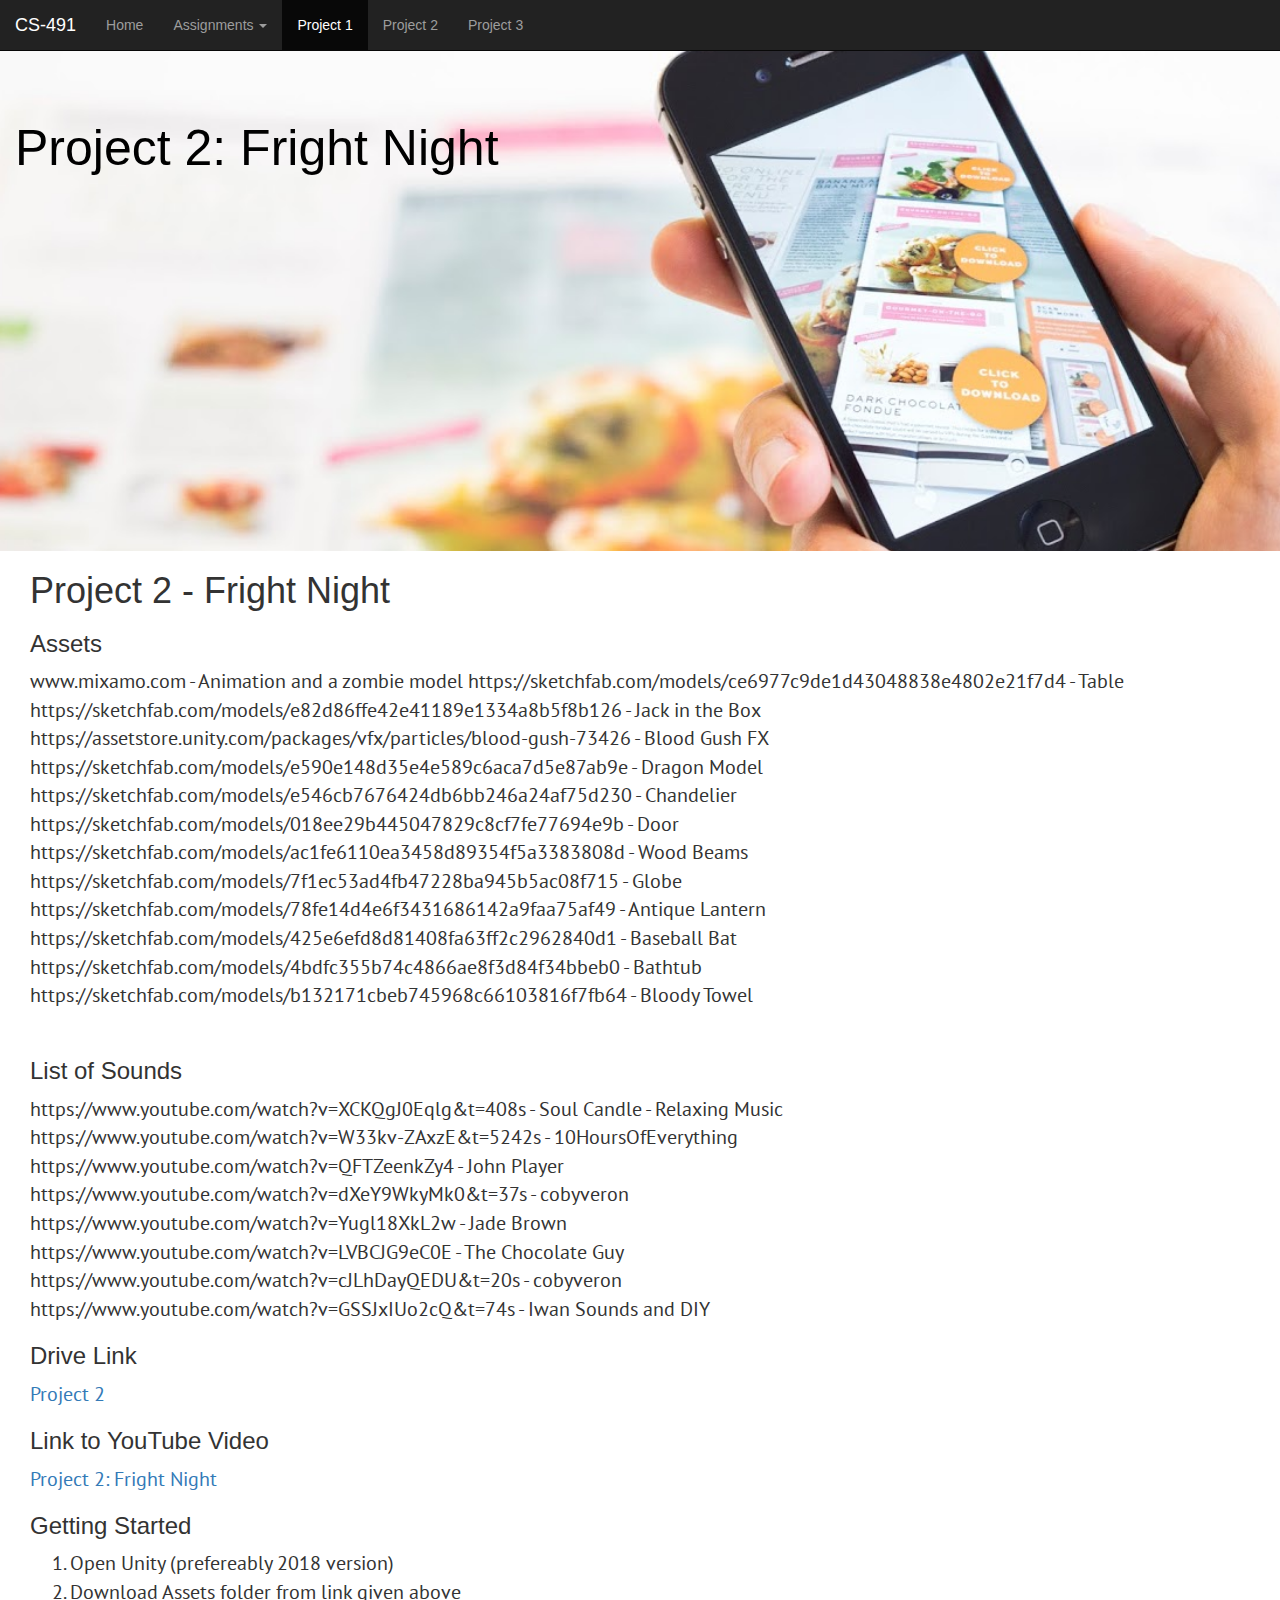
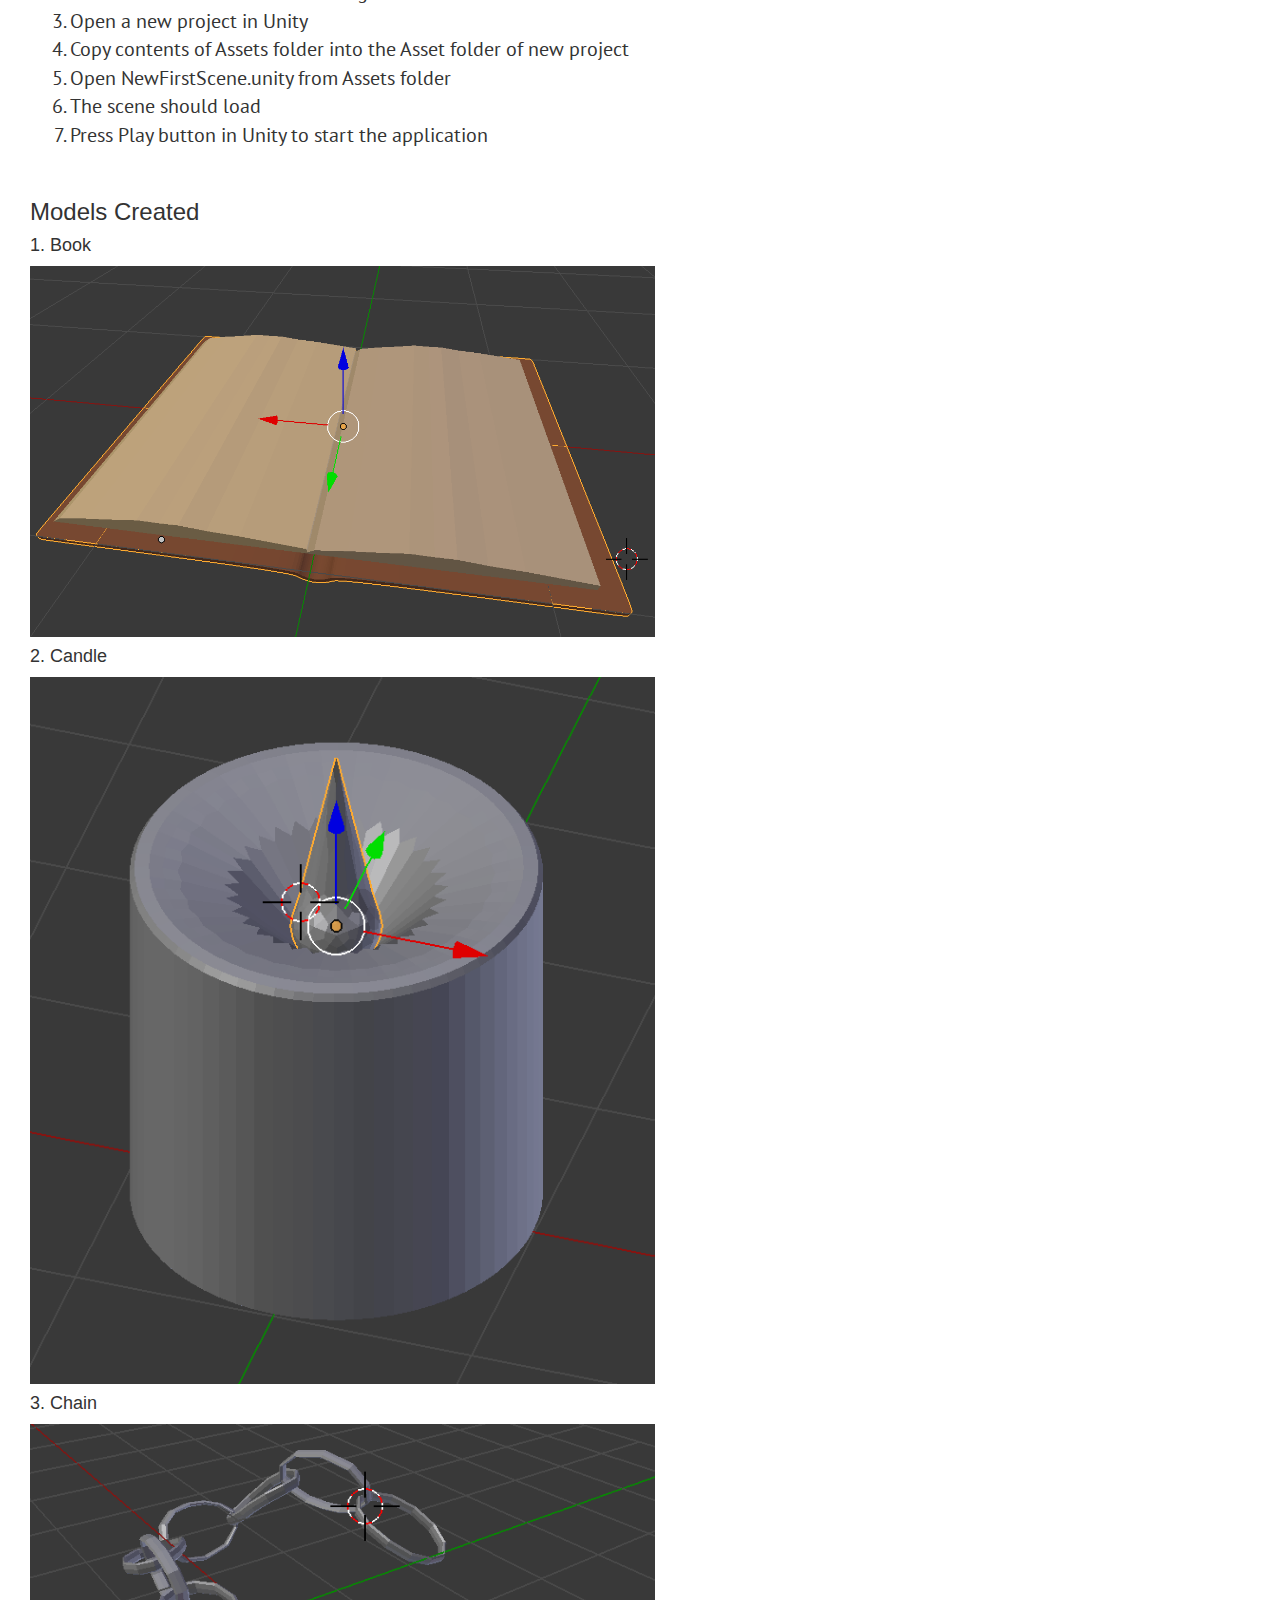
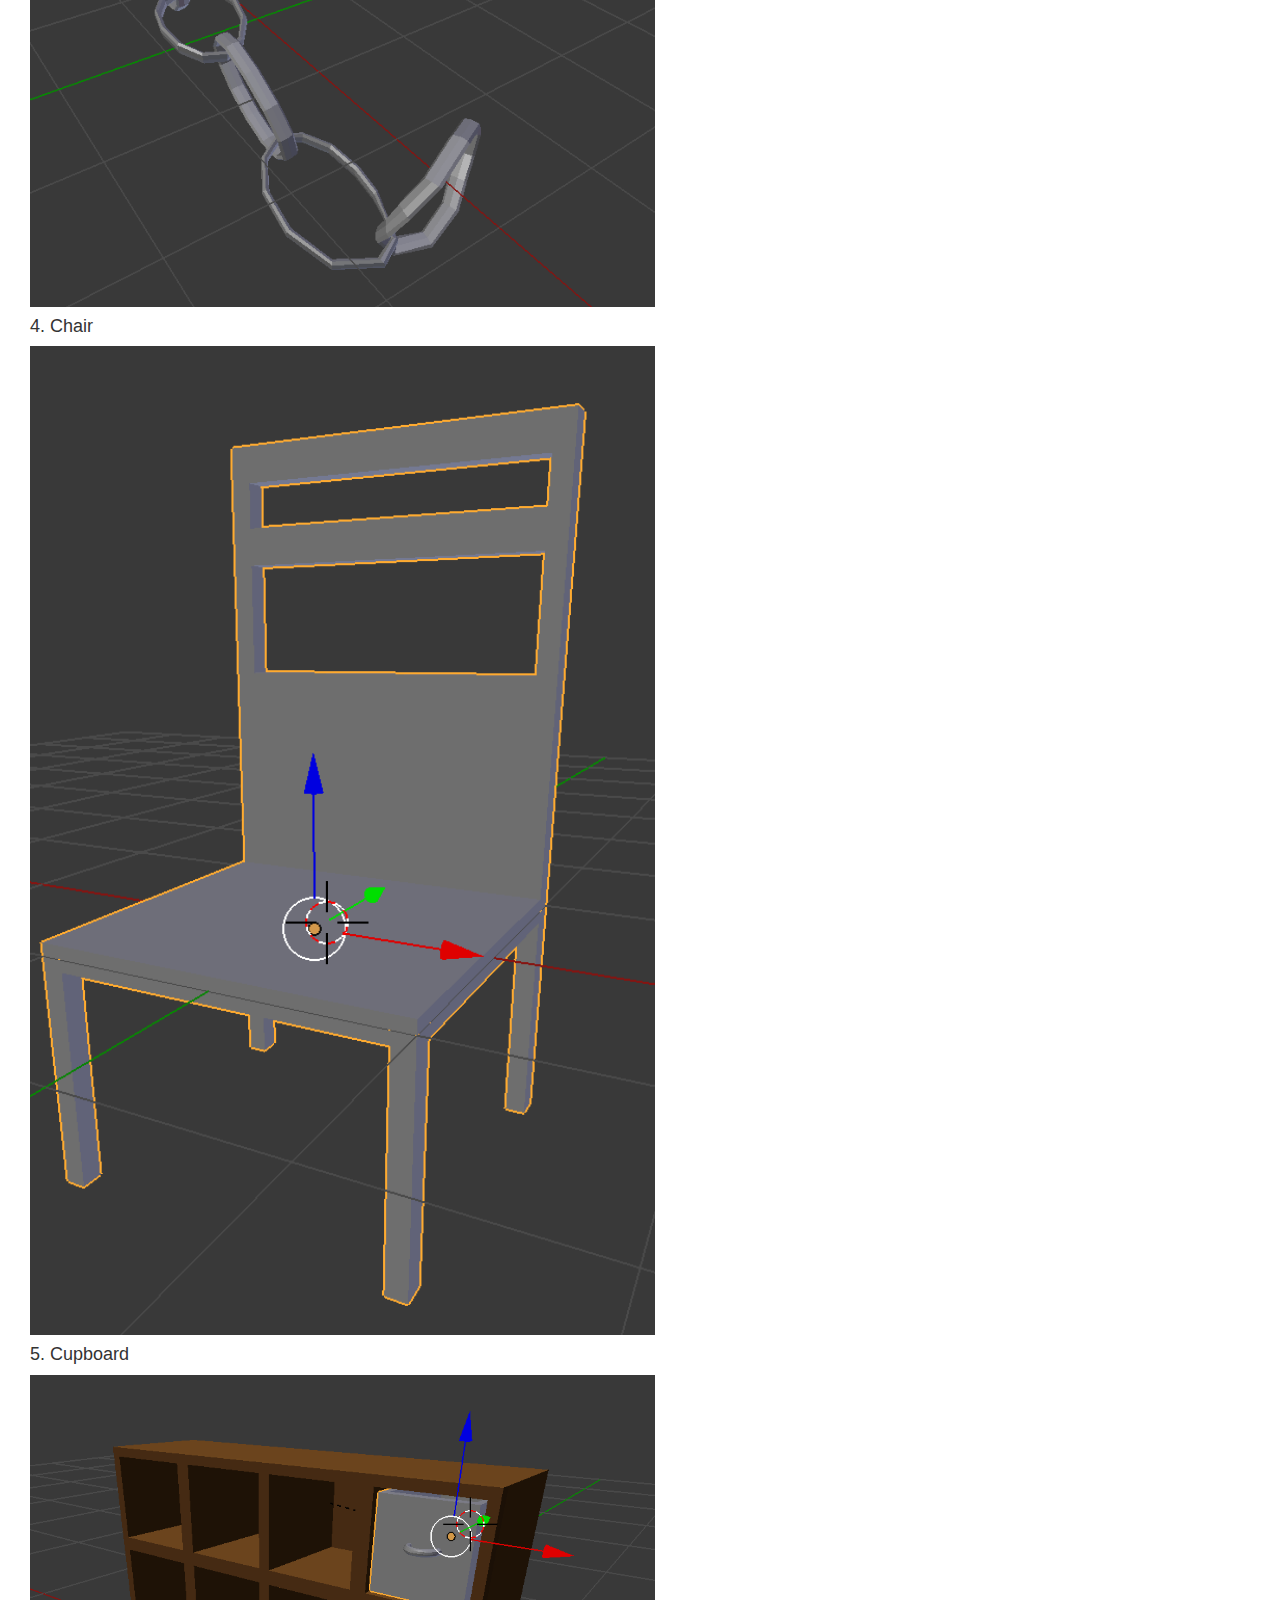
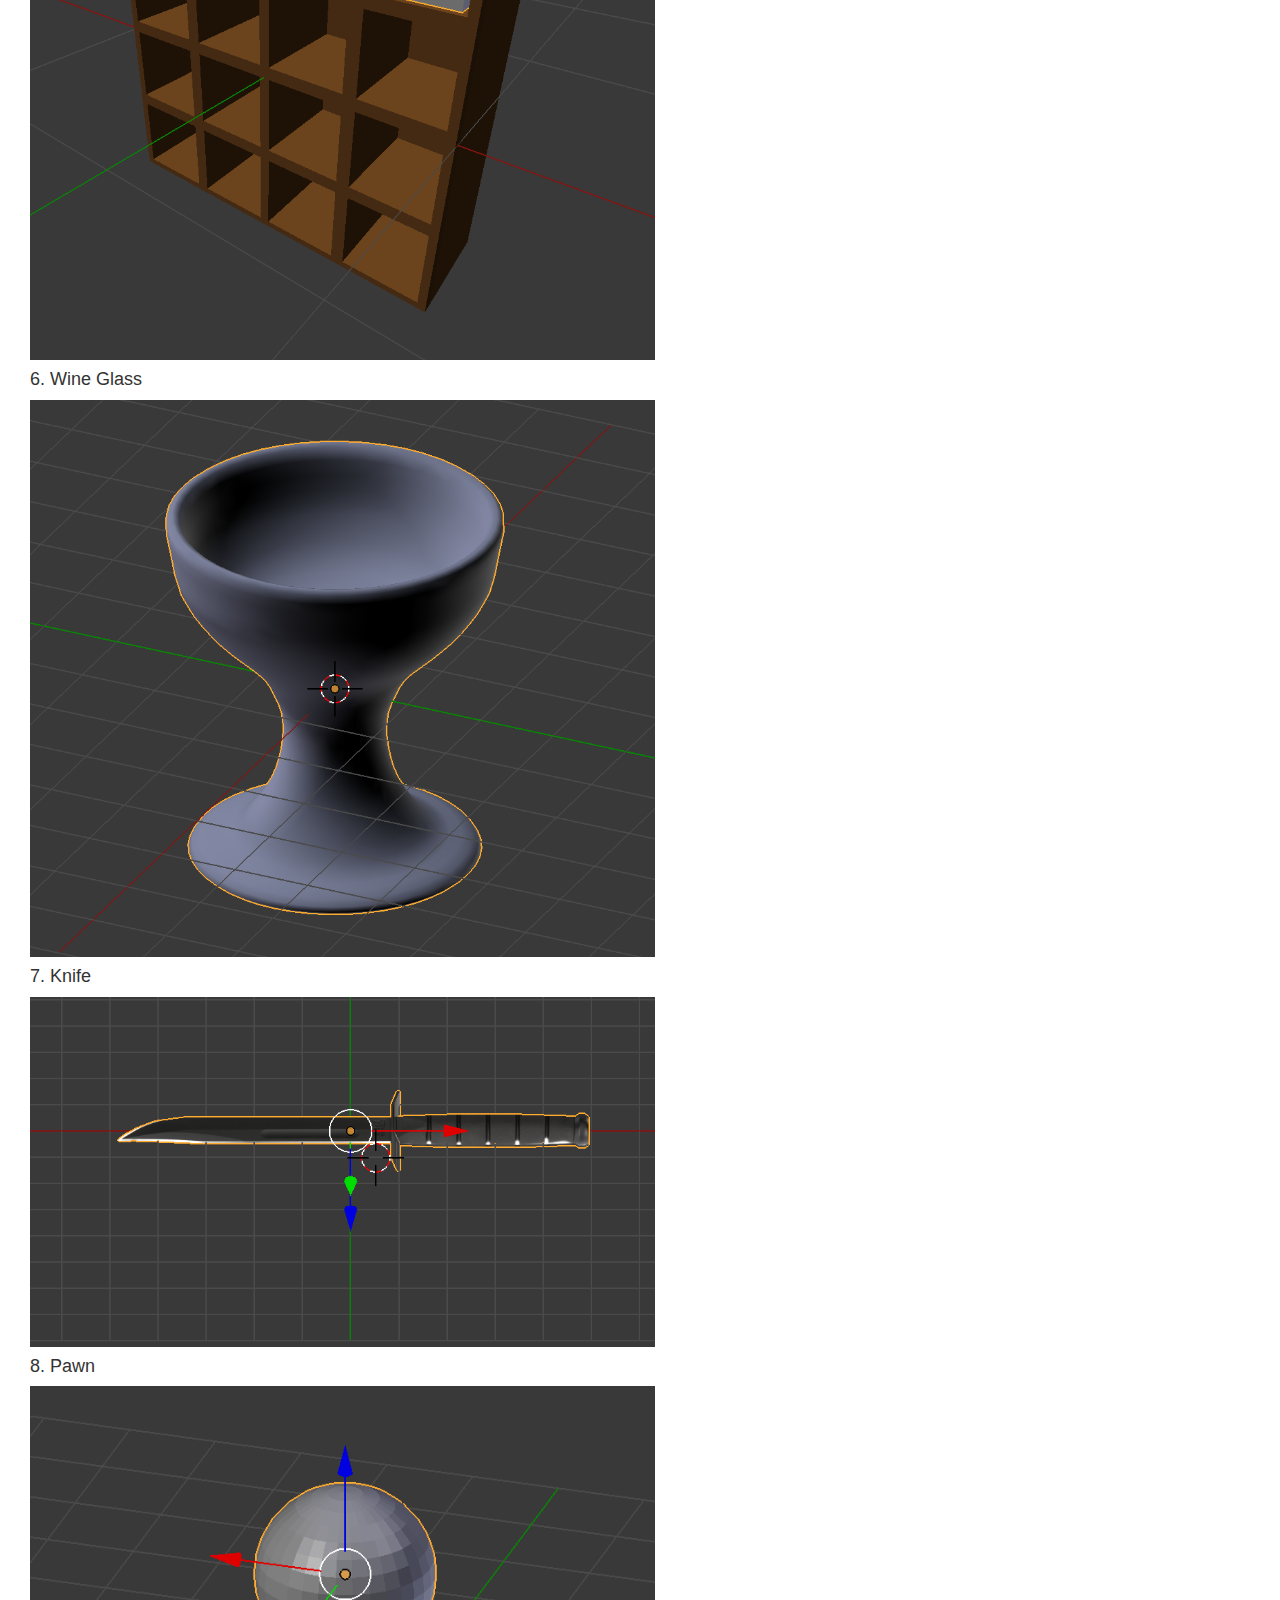
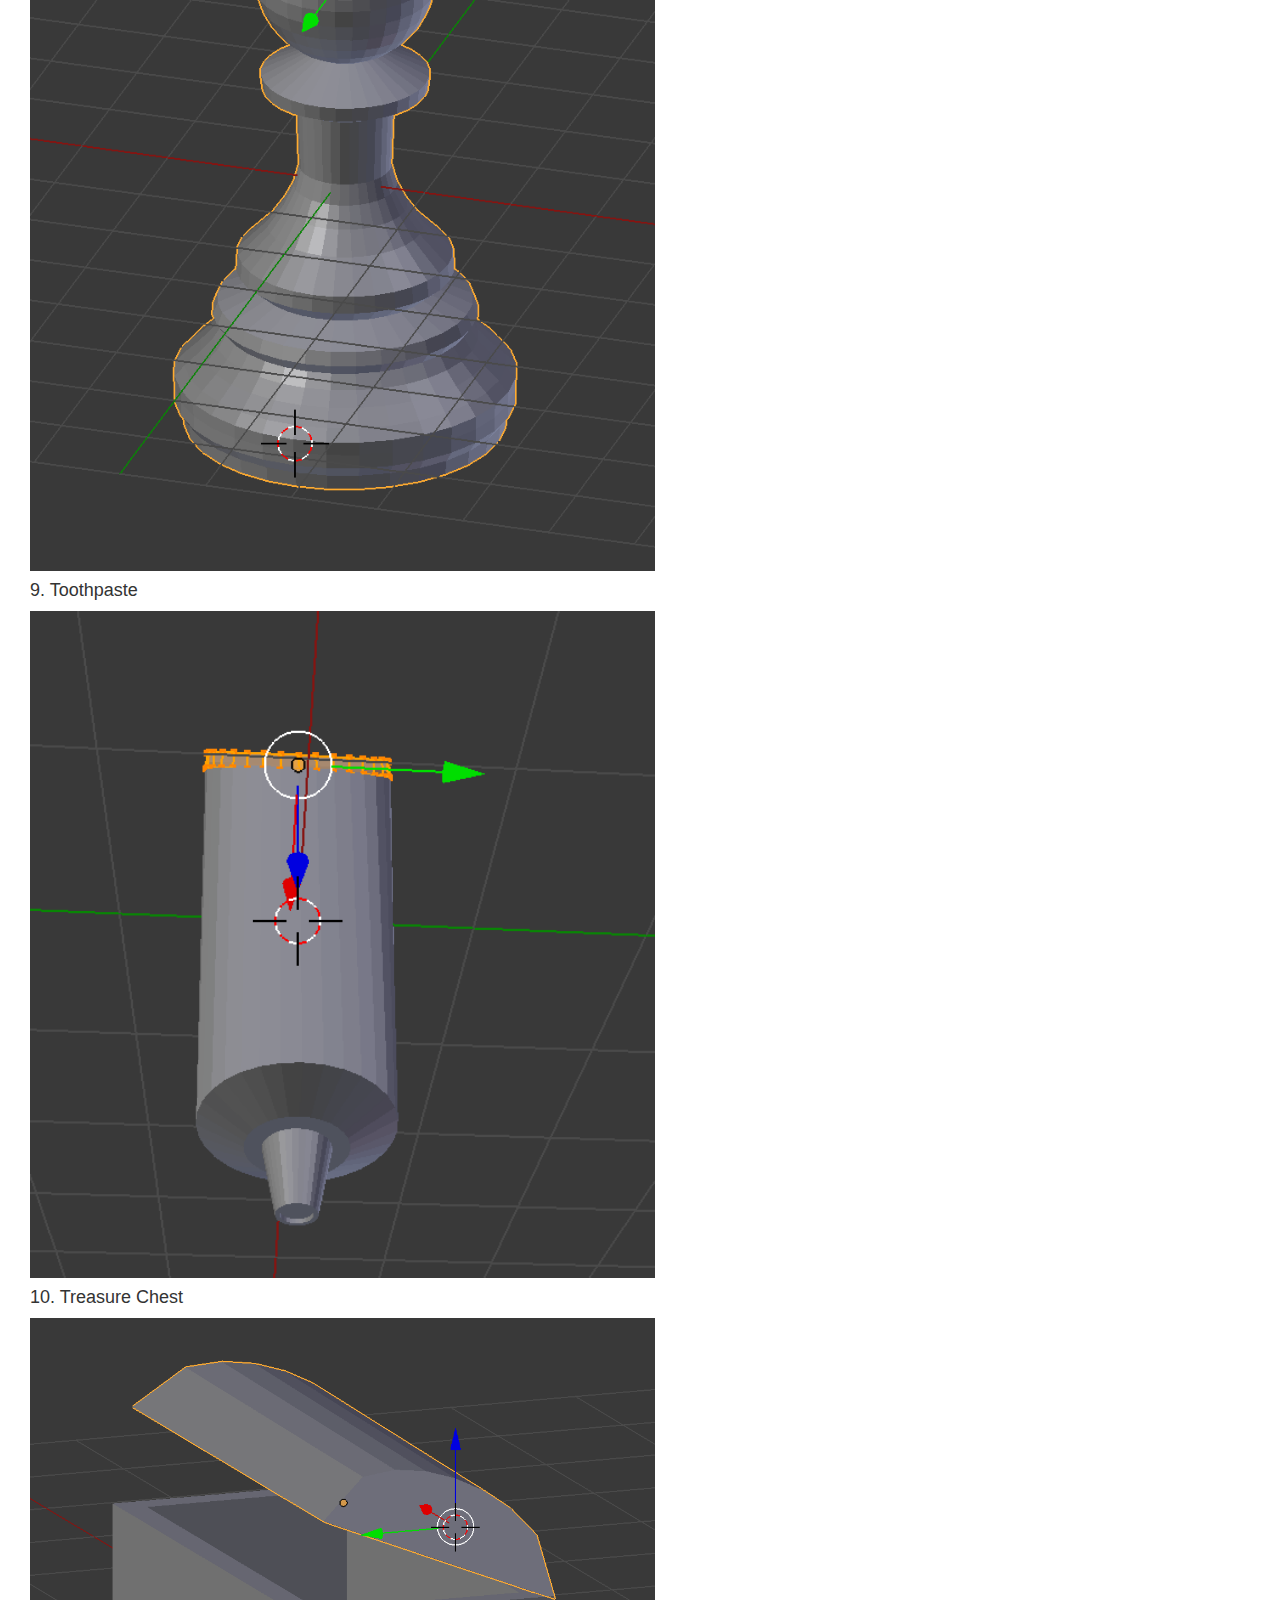
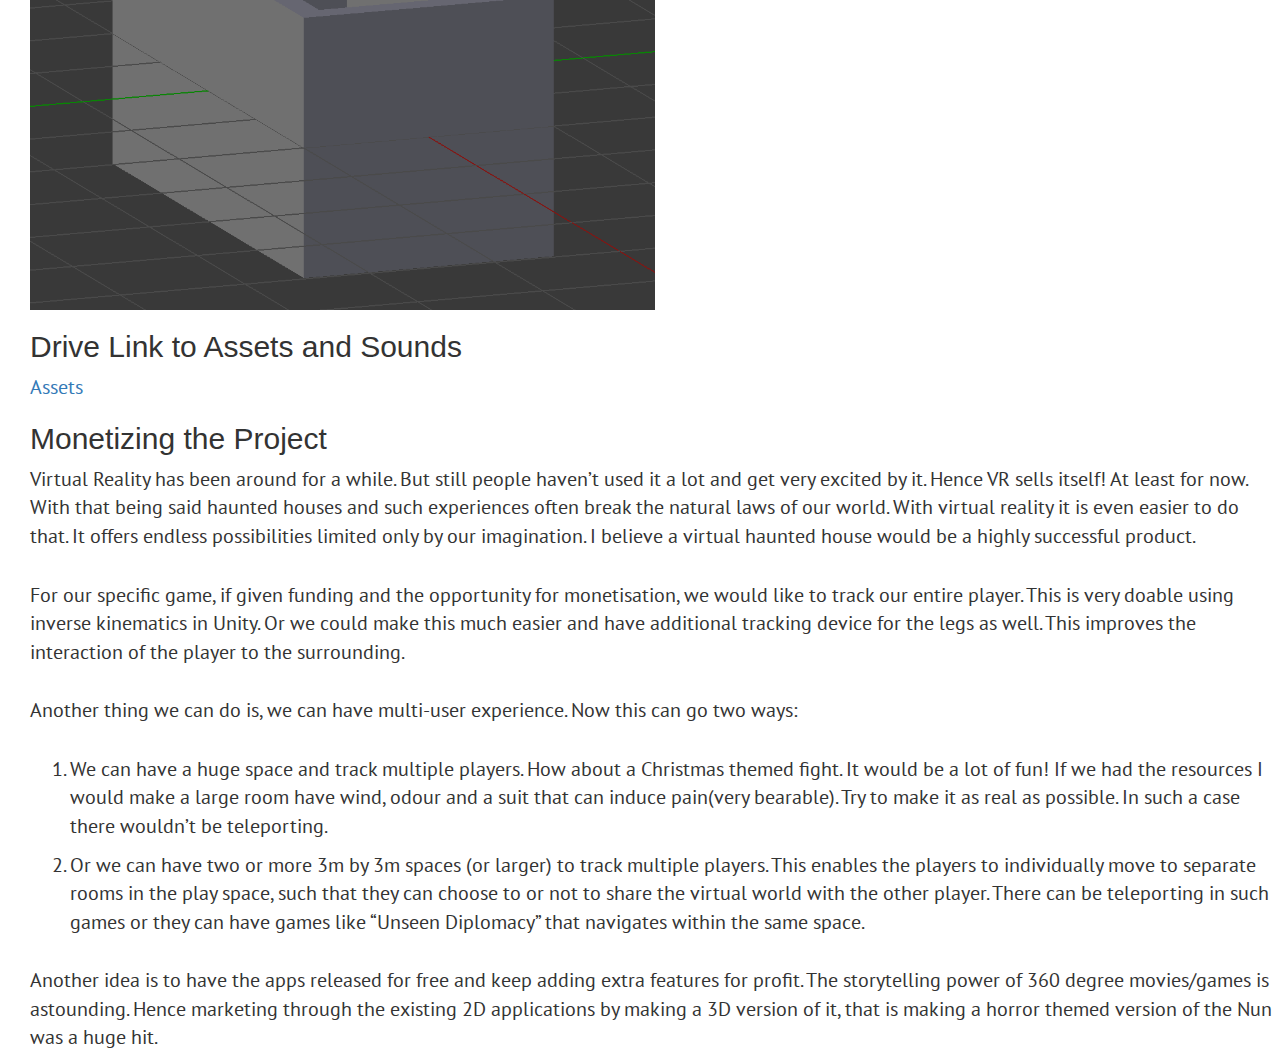
<file: project2.html>
<!DOCTYPE html>
<html lang="en" dir="ltr">
  <head>
    <meta charset="utf-8">
    <title>Project 1</title>
    <link rel="stylesheet" href="https://maxcdn.bootstrapcdn.com/bootstrap/3.3.7/css/bootstrap.min.css">
    <link rel="stylesheet" href="/css/layout.css">
    <link href="https://fonts.googleapis.com/css?family=PT+Sans" rel="stylesheet">
    <script src="https://ajax.googleapis.com/ajax/libs/jquery/3.3.1/jquery.min.js"></script>
    <script src="https://maxcdn.bootstrapcdn.com/bootstrap/3.3.7/js/bootstrap.min.js"></script>
  </head>
  <body>
    <nav class="navbar navbar-inverse navbar-static-top">
        <div class="container-fluid">
          <div class="navbar-header">
            <a class="navbar-brand" href="#">CS-491</a>
          </div>
          <ul class="nav navbar-nav">
            <li><a href="index.html">Home</a></li>
            <li class="dropdown">
              <a class="dropdown-toggle" data-toggle="dropdown" href="/assignments.html">Assignments
              <span class="caret"></span></a>
              <ul class="dropdown-menu">
                <li><a href="assignments.html">Assignment 1</a></li>
                <li><a href="hw2.html">Assignment 2</li>
                <li><a href="hw3.html">Assignment 3</li>
                <li><a href="hw4.html">Assignment 4</a></li>
                <li><a href="hw5.html">Assignment 5</a></li>
                <li><a href="hw6.html">Assignment 6</a></li>
                <li><a href="hw7.html">Assignment 7</a></li>
                <li><a href="hw8.html">Viewer's Topic</a></li>
                <li><a href="hw9.html">Assignment 8</a></li>
                <li><a href="hw10.html">Assignment 9</a></li>


              </ul>
            </li>
            <li class="active"><a href="/project1.html">Project 1</a></li>
            <li><a href="/project2.html">Project 2</a></li>
            <li><a href="#">Project 3</a></li>
          </ul>
        </div>
      </nav>

      <div class="project1-background">


    <div class="container-fluid">
      <h1 class="heading-2" style="padding-top: 50px;">Project 2: Fright Night</h1>
    </div>
  </div>

  <div class="main-content">
    <div class="ar-content">

      <h1>Project 2 - Fright Night</h1>
      <!-- <div class="content">
        <h2>Screenshots</h2>
        <br>
        <img src="images/saturn.jpeg" alt="translate 1" style="width: 40%">
        <img src="images/moon2.jpeg" alt="translate 2" style="width:40%">
        <br>
        <h4 style="width: 40%">Saturn and Moon</h4> -->


        <h3>Assets</h3>
        <p>www.mixamo.com - Animation and a zombie model
https://sketchfab.com/models/ce6977c9de1d43048838e4802e21f7d4 - Table<br>
https://sketchfab.com/models/e82d86ffe42e41189e1334a8b5f8b126 - Jack in the Box<br>
https://assetstore.unity.com/packages/vfx/particles/blood-gush-73426 - Blood Gush FX<br>
https://sketchfab.com/models/e590e148d35e4e589c6aca7d5e87ab9e - Dragon Model<br>
https://sketchfab.com/models/e546cb7676424db6bb246a24af75d230 - Chandelier<br>
https://sketchfab.com/models/018ee29b445047829c8cf7fe77694e9b - Door<br>
https://sketchfab.com/models/ac1fe6110ea3458d89354f5a3383808d - Wood Beams<br>
https://sketchfab.com/models/7f1ec53ad4fb47228ba945b5ac08f715 - Globe<br>
https://sketchfab.com/models/78fe14d4e6f3431686142a9faa75af49 - Antique Lantern<br>
https://sketchfab.com/models/425e6efd8d81408fa63ff2c2962840d1 - Baseball Bat<br>
https://sketchfab.com/models/4bdfc355b74c4866ae8f3d84f34bbeb0 - Bathtub<br>
https://sketchfab.com/models/b132171cbeb745968c66103816f7fb64 - Bloody Towel<br>
<br>



        </p>
        <h3>List of Sounds</h3>
        <p>https://www.youtube.com/watch?v=XCKQgJ0Eqlg&t=408s - Soul Candle - Relaxing Music<br>
https://www.youtube.com/watch?v=W33kv-ZAxzE&t=5242s - 10HoursOfEverything<br>
https://www.youtube.com/watch?v=QFTZeenkZy4 - John Player<br>
https://www.youtube.com/watch?v=dXeY9WkyMk0&t=37s - cobyveron<br>
https://www.youtube.com/watch?v=Yugl18XkL2w - Jade Brown<br>
https://www.youtube.com/watch?v=LVBCJG9eC0E - The Chocolate Guy<br>
https://www.youtube.com/watch?v=cJLhDayQEDU&t=20s - cobyveron<br>
https://www.youtube.com/watch?v=GSSJxIUo2cQ&t=74s - Iwan Sounds and DIY<br></p>
        <!-- https://www.youtube.com/watch?v=2Jmty_NiaXc -->

        <h3>Drive Link</h3>
      <p>
        <a href="https://drive.google.com/file/d/1Q2OFgoC-WC-ZY6Wt9LfWQDFFEJcuWFtW/view">Project 2</a>
      </p>
        <h3>Link to YouTube Video</h3>
        <p> <a href="https://www.youtube.com/watch?v=6cJrv-fAD2A&t=11s">Project 2: Fright Night</a> </p>
        <h3>Getting Started</h3>
      <p>
        <ol>
           <li>Open Unity (prefereably 2018 version)</li>
           <li>Download Assets folder from link given above</li>
           <li>Open a new project in Unity</li>
           <li>Copy contents of Assets folder into the Asset folder of new project</li>
           <li>Open NewFirstScene.unity from Assets folder</li>
           <li>The scene should load</li>
           <li>Press Play button in Unity to start the application</li>
         </ol>
      </p>

         <br>
         <h3>Models Created</h3>
         <h4>1. Book</h4>
           <img src="book.png" alt="translate 1" style="width: 50%;">
           <h4>2. Candle</h4>
           <img src="candle.png" alt="translate 1" style="width: 50%;">
           <h4>3. Chain</h4>
           <img src="chain.png" alt="translate 1" style="width: 50%;">
           <h4>4. Chair</h4>
           <img src="chair.png" alt="translate 1" style="width: 50%;">
           <h4>5. Cupboard</h4>
           <img src="cupboard.png" alt="translate 1" style="width: 50%;">
           <h4>6. Wine Glass</h4>
           <img src="goblet.png" alt="translate 1" style="width: 50%;">
           <h4>7. Knife</h4>
           <img src="4.png" alt="translate 1" style="width: 50%;">
           <h4>8. Pawn</h4>
           <img src="3.png" alt="translate 1" style="width: 50%;">
           <h4>9. Toothpaste</h4>
           <img src="2.png" alt="translate 1" style="width: 50%;">
           <h4>10. Treasure Chest</h4>
           <img src="1.png" alt="translate 1" style="width: 50%;">
           <h2>Drive Link to Assets and Sounds</h2>
           <p><a href="https://drive.google.com/open?id=1j_0KwgW-uv_E96ZsTXMFsS24wEYMAldFpc11_eMTR7I">Assets</a></p>
          <h2>Monetizing the Project</h2>
          <p>Virtual Reality has been around for a while. But still people haven’t used it a lot and get very excited by it. Hence VR sells itself! At least for now. With that being said haunted houses and such experiences often break the natural laws of our world. With virtual reality it is even easier to do that. It offers endless possibilities limited only by our imagination. I believe a virtual haunted house would be a highly successful product.
          </p>
          <br>
          <p>For our specific game, if given funding and the opportunity for monetisation, we would like to track our entire player. This is very doable using inverse kinematics in Unity. Or we could make this much easier and have additional tracking device for the legs as well.
              This improves the interaction of the player to the surrounding.
            </p>
            <br>
            <p>Another thing we can do is, we can have multi-user experience. Now this can go two ways:
            </p>
            <br>
            <ol>
              <li> <p>We can have a huge space and track multiple players. How about a Christmas themed fight. It would be a lot of fun! If we had the resources I would make a large room have wind, odour and a suit that can induce pain(very bearable). Try to make it as real as possible. In such a case there wouldn’t be teleporting.</p> </li>
              <li> <p>Or we can have two or more 3m by 3m spaces (or larger) to track multiple players. This enables the players to individually move to separate rooms in the play space, such that they can choose to or not to share the virtual world with the other player. There can be teleporting in such games or they can have games like “Unseen Diplomacy” that navigates within the same space.
          </p> </li>
            </ol>
            <br>
            <p>Another idea is to have the apps released for free and keep adding extra features for profit. The storytelling power of 360 degree movies/games is astounding. Hence marketing through the existing 2D applications by making a 3D version of it, that is making a horror themed version of the Nun was a huge hit.
            </p>
           <!-- <h2>Key Features</h2>
           <h3>1. Placemat</h3>
             <p>The placemat represents an ideal breakfast scene in AR. The idea is to watch TV while you eat in a futuristic setting. The scoreboard and text are billboards so they are always visible.
             The table replicates a basketball court and has 3D models like the basketball hoops, billboard, stadium and trophies. The scene also includes an animated mascot walking along the sides of the court.</p>
            <img src="images/placemat.png" alt="translate 1" style="width:50%">
            <h3>2. Drink</h3>
              <p>The drink is a reinvented form of Mountain Dew. The drink 1 augments into a  mountain dew can with a small scene with low poly trees and snowcapped mountains to serve as a representation of the cold, fresh beverage.
              The scene also includes an animated ice warrior and a fat man at the top of the can who is constantly in the motion of drinking the beverage. </p>
             <img src="images/drink.png" alt="translate 1" style="width:50%">
          <h3>3. Cereal Box</h3>
           <p>The project includes three different cereal boxes.</p>
           <ol>
             <li><b>Healthy Option (Wheatles)</b><br> <p>This is the healthy option for cereal. It shows a nice graphic cereal box set in a farm. There is a farmer who dances at the front. The cereal box also has 3D text to add to the experience.
                 The left side of the box shows a small scene of crops growing. There is a particle effect to simulate rainfall. The back of the cereal box shows incentive to buy the cereal with a free telescope. There are two more particle effects employed which show a bonfire and a starry night.
                 The top of the box shows crops growing and the right side of the box shows different kinds of fry fruits.</p>   </li>

          <img src="images/wheatles.png" alt="translate 1" style="width:50%; padding-bottom: 20px;">

            <li><b>Unhealthy Option (Wheatles)</b><br> <p>The second cereal box offers an unhealthy option which is donut cereal. The inspiration for this comes from The Simpsons' Krusty the Clown. Some features include a lego man dancing in the front and
            a donut that rotates at the top. The back of the box has  instructions on how to eat the cereal with 3D text. </p>   </li>

         <img src="images/donut2.png" alt="translate 1" style="width:50%; padding-bottom: 20px;">

           <li><b>Custom Cereal Box (Nature Flakes)</b><br> <p>The third cereal was a requirement for graduate students and the graphic created shows a dense forest with low poly animals on all the sides. The models of the same are present in the scene. The scene also shows birds circling and tall trees to emulate the graphic.
           Since the graphic included a water stream, a part of the scene shows water. The animal models included are bears, squirrels, rabbits and birds. </p>   </li>

        <img src="images/natureflakes.png" alt="translate 1" style="width:45%; padding-bottom: 20px;">
        <img src="images/box3.png" alt="translate 1" style="width:45%; padding-bottom: 20px;">
       </ol>
       <h3>4. Magazine</h3>
         <p>The magazine shows a futuristic representation of what a magazine could look like. Currently, magazine have two sides to hold the pages together. But with the help of technology, this problem need not exist. With the help of virtual buttons, we can switch the pages of the magazine.
         This particular magazine is called Speed Trap and it is a magazine about cars. The advantage of using augmented reality for magazine is to use 3D space to give the user a more involved experience. There is text around the magazine in 3D space.
        The second page includes a particle system to simulate smoke from the back of the car.</p>
        <img src="images/magpage1.png" alt="translate 1" style="width:30%">
        <img src="images/magpage2.png" alt="translate 1" style="width:30%">
        <img src="images/magpage3.png" alt="translate 1" style="width:30%">

        <h2>Interactions</h2>
        <h3>1. Object placed on placemat</h3>
        <p>If any of the cans or cereal boxes are kept on the placemat, the particular product's audio tagline is played.
          If the product is healthy, a bowl is rendered next to the mat to show that it is edible. If the product is unhealthy, a dustbin is rendered to signify that it should be thrown.
          Also, the nutrition information is written next to the mat when the cereal boxes are placed next to it.
            </p>

            <h3>2. Object's too close to one another</h3>
            <p>
              If two object's get too close to one another, there are two things that happen. Firstly, each of the boxes will acquire their signature weapons. All the boxes and cans have their own weapons.
              Each of the objects also have their own war cry. Hence when two objects get close, the objects will let out their sound to intimidate the other object.
              When the objects go out of range of each other, they lose their weapons and go back to their normal state.
            </p>


        <h2>Thoughts on the Project</h2>
        <p>
          We are very accustomed to our daily lives. So much so that some activities become a routine that is meant to be followed instead of enjoying the sweet, tiny pleasures of life.
          One of these activities is breakfast. After 20 years of eating breakfast, the entire activity has lost its charm. The only times we actually take a step back to enjoy breakfast is when we go on vacation and sit at a breakfast buffet.
          One of the reasons that we enjoy this is because is a brak from our natural surroundings and we get to experience breakfast in a new location, with a change of scenery. This was the mindeset I had while working on the project.
          As a young boy, I used to watch NBA on TV while eating breakfast. I used to always imagine what it would be like to be in the stadium watching it. Therefore, instead of going to the Oracle Arena for breakfast, I brought Oracle Arena to me.
          While this was just a small project, it shows the potential of the role augmented reality can play in our lives. With the right amount of resources and time, the vision that I had during the course of this project is within our reach.
          The placemat was an example of how easy it is to transport yourself to any place in the virtual world and enjoy your breakfast. The placemat provides an ideal setting for the same.
          <br><br>
          As for the cans and cereal boxes, it serves as an interesting way of advertising various products and brands. Imagine watching an advertisement on TV for a soft drink. These ads show a happy environment. They advertise of how refreshing a cool drink can be on a hot day. It shows how a community can enjoy the drink together and plenty of other aspects of the drink.
          They even show the dew drops on the side of the can. It is usually while watching these advertisements that we actually crave the soft drink. Not just for the taste or as a refreshment but basically for the way they portray the drink. However, these ads are only effective when someone is watching the advertisement on the screen.
          However, with the age of augmented reality this kind of advertising need not be solely to be viewed on screens. It allows for companies and people to advertise their products in real time where it actually counts. A situation where going to the supermarket will be an interactive space with variety of companies endorsing their brands and asking you to choose them.
          At least from my perspective, if a Coca Cola can tells me to pick him up in the supermarket, it' going to be pretty hard to say no.
          <br><br>
          Another interesting aspect of having augmented reality on products is the ability to create virtual worlds. For example, we have all seen the back of cereal boxes where there are small crossword puzzles or games to play on the back of the cardboard box. Now, in the age of smartphones and augmented reality, this entire experience can become
          much more interactive. With the help of augmented reality, these games can be much more interesting and dynamic. Gamification across various disciplines has become a trend recently and providing interaction with the product will attract people to the product.
          <br><br>
          The age of newspapers and magazines is slowly coming to a halt. With the technology revolution, most people have stopped opting for magazines and newspaper and instead just follow what is happening around the world on their phone.
          Therefore, these kind of products need a different approach to retain the user base. With the help of augmented reality, flipping through a magazine can become a much more exciting experience. The ability to use 3D models will serve an interesting purpose as customers can visualize exatly how certain products will be in reality. Just as an example, one of the problems people have
          while going through a magazine is the actual size or fit of the product. Augmented reality can change this perception and show a 3D model of the same product to serve as more information to the customer.
          <br><br>
          Another thought I had while working on this project was the environmental advantages that could be tackled. Especially taking the example of a magazine. Right now, millions of trees are being cut down to make paper to print magazines and newspapers. It is true that most people have moved on to using computers and phones to go through newspapers and magazines. However, just going through
          things on the phone and computer doesn't provide the actual feeling of having a physical magazine or book. Augmented reality can solve this problem by providing a virtual 3D environment to make it seem like the magazine is a real physical entity. This could indirectly lead to saving the environment by helping reduce the amount of trees that need to be cut in order to print magazines.
          <br><br>
          In conclusion, I believe that while augmented reality just seems like a fun alternative to certain aspects, it actually provides a viable solution to various problems that we face in out life.
          The whole idea of being able to see virtual things in a real space is truly captivating. It provides interactive experiences in the real world. Right now, since products like Google Glass have not caught on, augmented reality is still nascent on the business side of things. I believe that if a product similar to Google Glass catches on and becomes a trend, augmented reality can shape the future as we know it.
          Hypothetically, the world wants to view things in the virtual world and be part of a matrix like situation but the right product to view the world in virtuality has not yet hit the market. Once the right product is developed, the applications of augmented reality are going to take over.

          <h2>Future Work</h2>
          <p>There were a few things I wanted to add to the functionality of the project. Unfortunately, I was unable to add these due to the time constraint.</p>
          <ol>
            <li>Small games/puzzles on the back of the cereal boxes. I toyed with the idea of having a button on the back of the cereal box which transfers the user to a different scene where they can play a small game.</li>
            <li>Animated butler on the placemat. I wanted to create apt animations for the butler on the placemat. I wanted him to serve as a nutrition guide expert and tell the user what to eat and what to avoid.</li>
            <li>Fight scene between different cereal boxes. I would have liked to create a fight seen between two cereal boxes which came too close to one another. I had envisioned a scene similar to a Pokemon battle on Gameboy</li>
          </ol>

        </p> -->
         <!-- <h3>Other Data Sources</h3>
           <p>
             With the help of augmented reality, almost any data source can be used to show and visualize a virtual world. In the medical space, there are many times when a doctor makes an incision with just hunch of where to make it. With the help of AR and mapping the data available, the doctor can see exactly where the incision needs to be done and this will help with precision. Augmented Reality is opening up opportunities in all fields since it adds a sense of gamification. Another interesting area of augmented reality is in travel. Imagine being able to travel the world from your couch. Just stepping into various portals will let you see the world and understand all the information around you. I remember going to the Louvre museum when I was younger when the age of tour guides was still really popular. From then, mankind has slowly transitioned into audio guides where an audio plays through the entire tour of museums, churches or tourist attractions. With the age of augmented reality, this guide can be through the AR lens and identifying different objects will display information about the tourist attractions. Augmented reality in sport is another interesting aspect. In many sports, it is impossible to make some decisions with the human eye. This is where augmented reality comes into the picture. By taking the data of trajectories or velocity and other features, a computerized, accurate decision can be made.
           </p>
          <br>
        <h3>Conclusion</h3>
        <p>
          With the age of AR on the cusp of humanity, there is no field that will not benefit from the use of augmented reality technology. Humans have an innate admiration for advanced technology and augmented reality and virtual reality showcase a way for humans to explore the world in virtuality. Ofcourse, other advancements in technology like deep learning and data science is impressive but that part of technology advancement can only be understood by people in the field whereas augmented reality and virtual reality can be enjoyed by each and everyone of us. With just a phone, people can step into a world that gives us information about the world and our surroundings without having to search for it.
        </p>
      </div> -->

    </div>
  </div>
  </body>
</html>
</file>
<file: css/layout.css>
.background{
  background-repeat: no-repeat;
  background-image: url("/images/ar3.png");
  background-size: cover;
  height: 500px;
}
.navbar{
  margin: 0px;
}

.heading{
  padding-top: 0px;
  color: white;
}
.heading-intel{
  padding-top: 0px;
  color: white;
  font-size: 80px;
}
.main-content{
  padding-left: 30px;
}
p, ol{
  font-family: 'PT Sans', sans-serif;
  font-size: 20px;
}

.assignment-background{
  background-repeat: no-repeat;
  background-image: url("/images/ar4.jpg");
  background-size: cover;
  height: 500px;
}
.intel{
  background-repeat: no-repeat;
  background-image: url("/images/IntelTrueVr/intel.jpg");
  background-size: cover;
  height: 600px;
}
.project1-background{
  background-repeat: no-repeat;
  background-image: url("/images/project1back.png");
  background-size: cover;
  height: 500px;
}
.heading-2{
  font-size: 50px;
  color: black;
}
.bullet{
  list-style-type: circle;
}
.bullet> li{
  font-size: 18px;
}
.content{
  font-family: 'PT Sans', sans-serif;
  font-size: 20px;
  padding-left: 40px;
}
.intel-images{
  padding: 50px;
}
</file>
